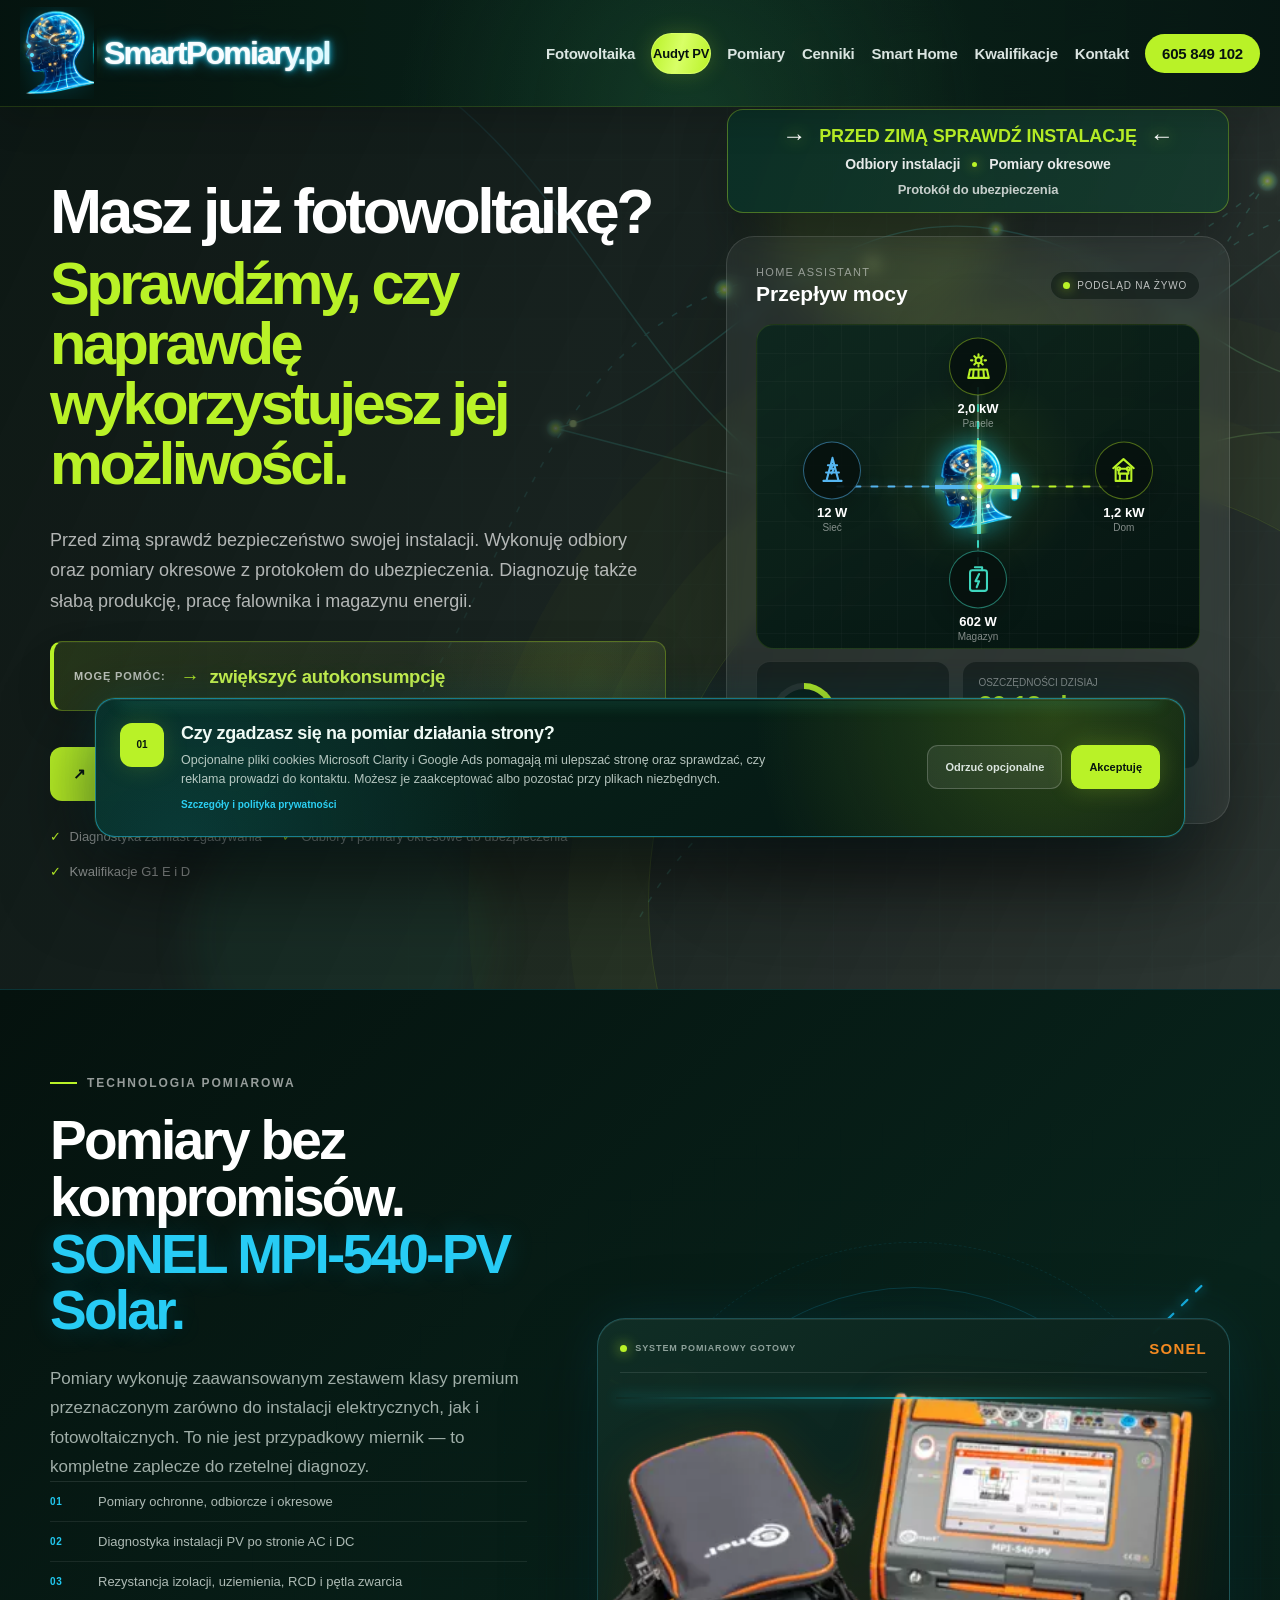
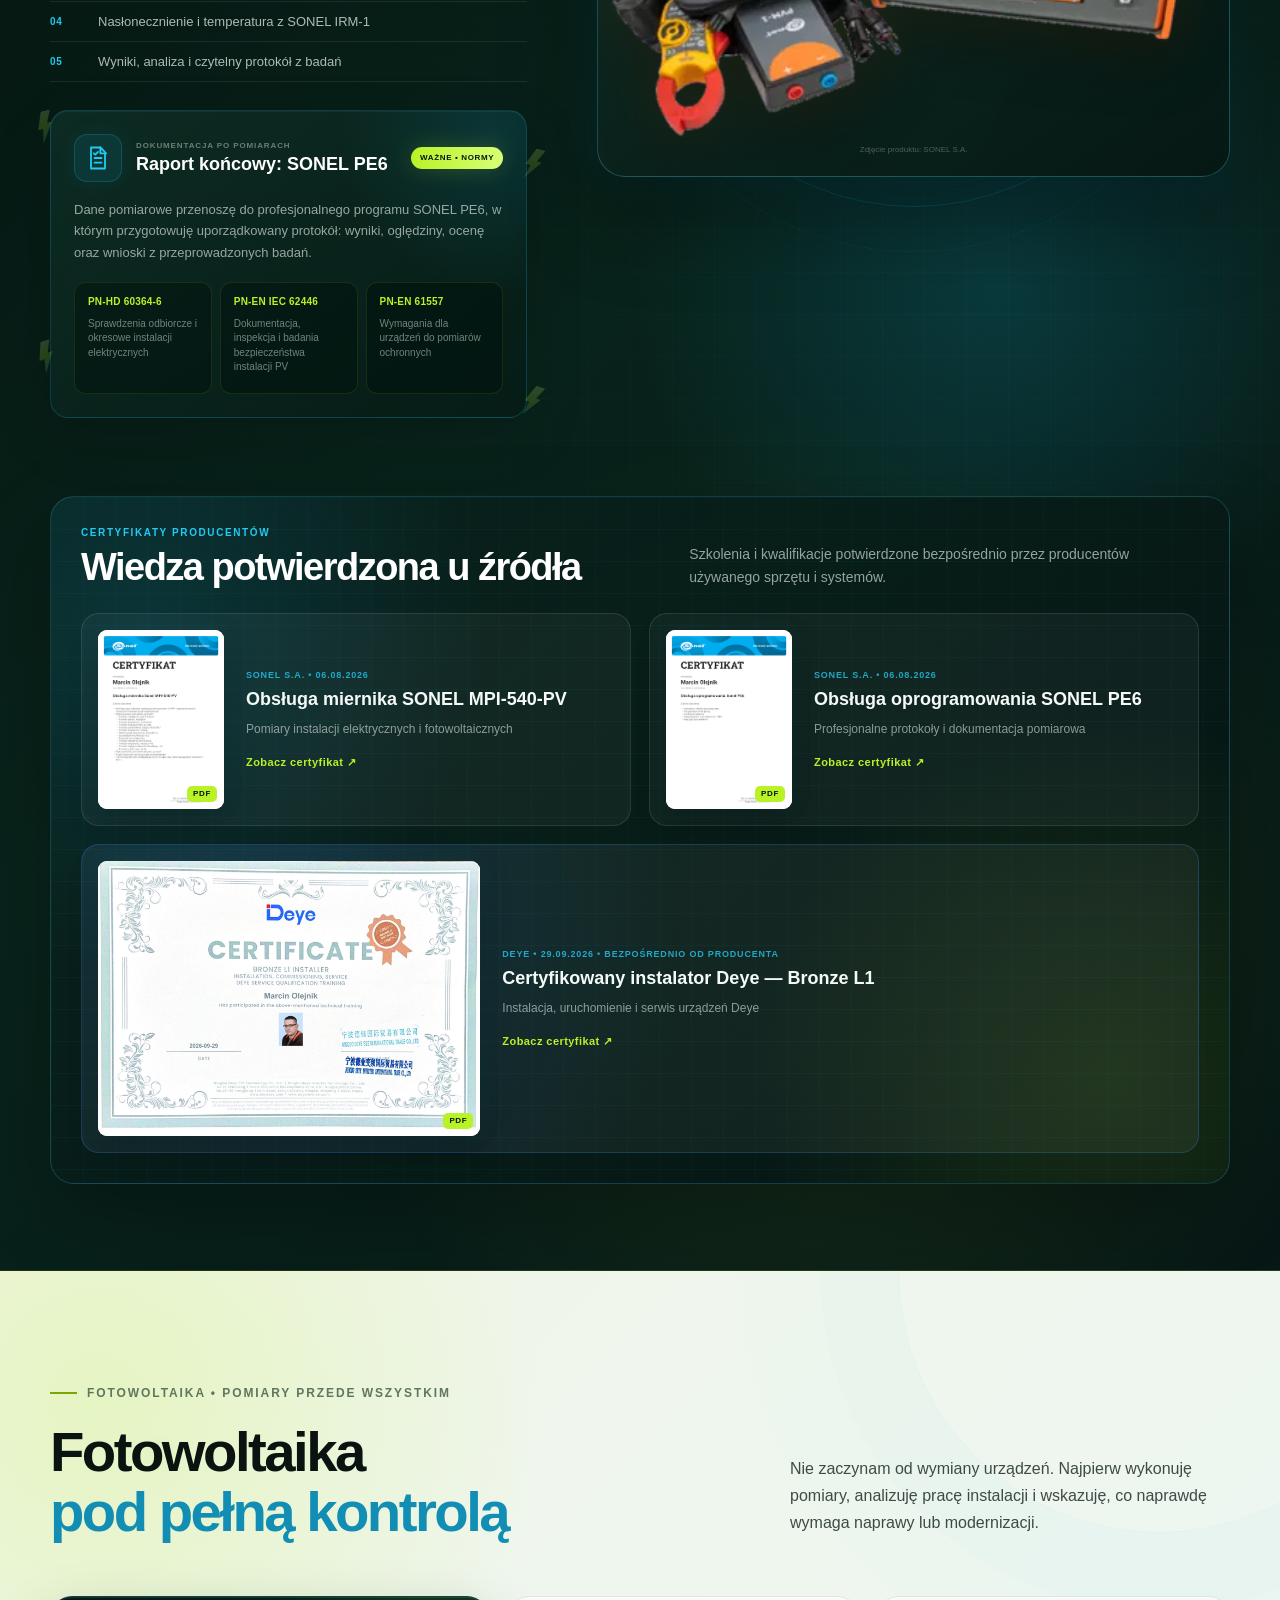
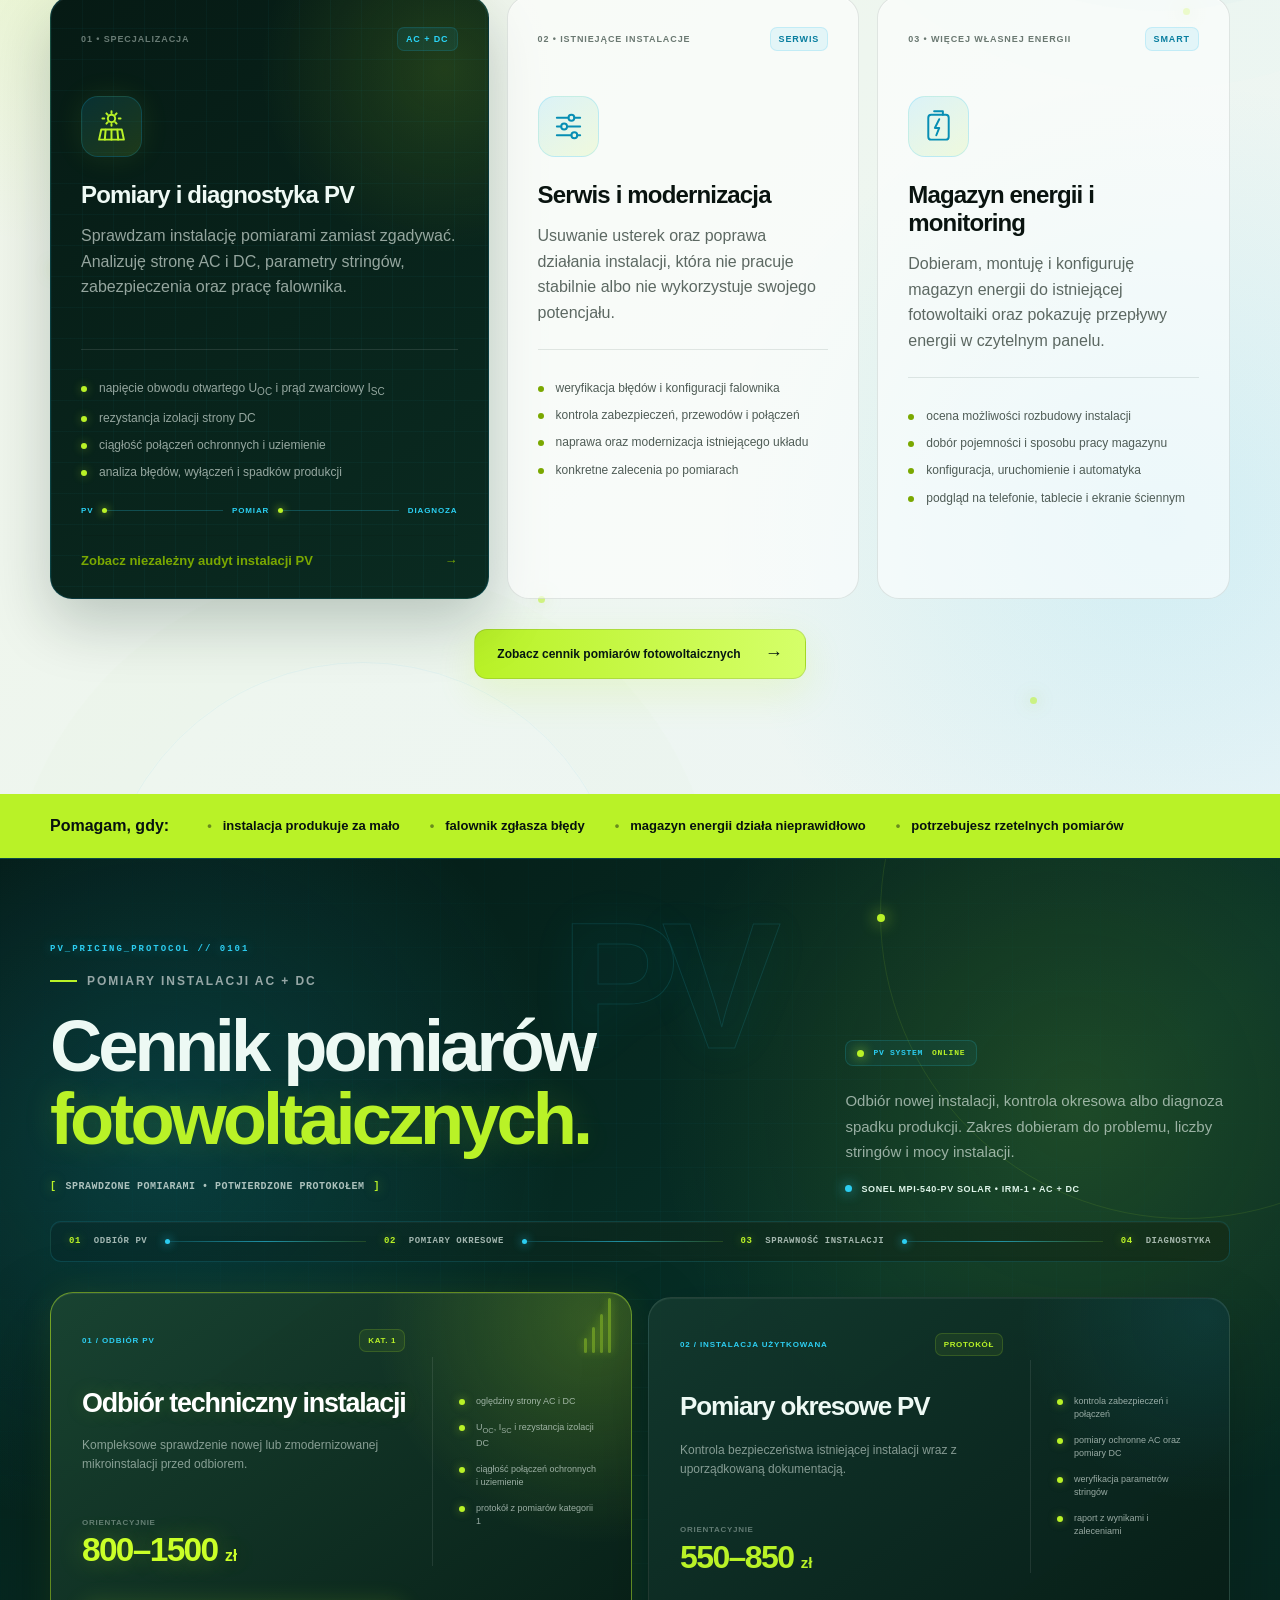
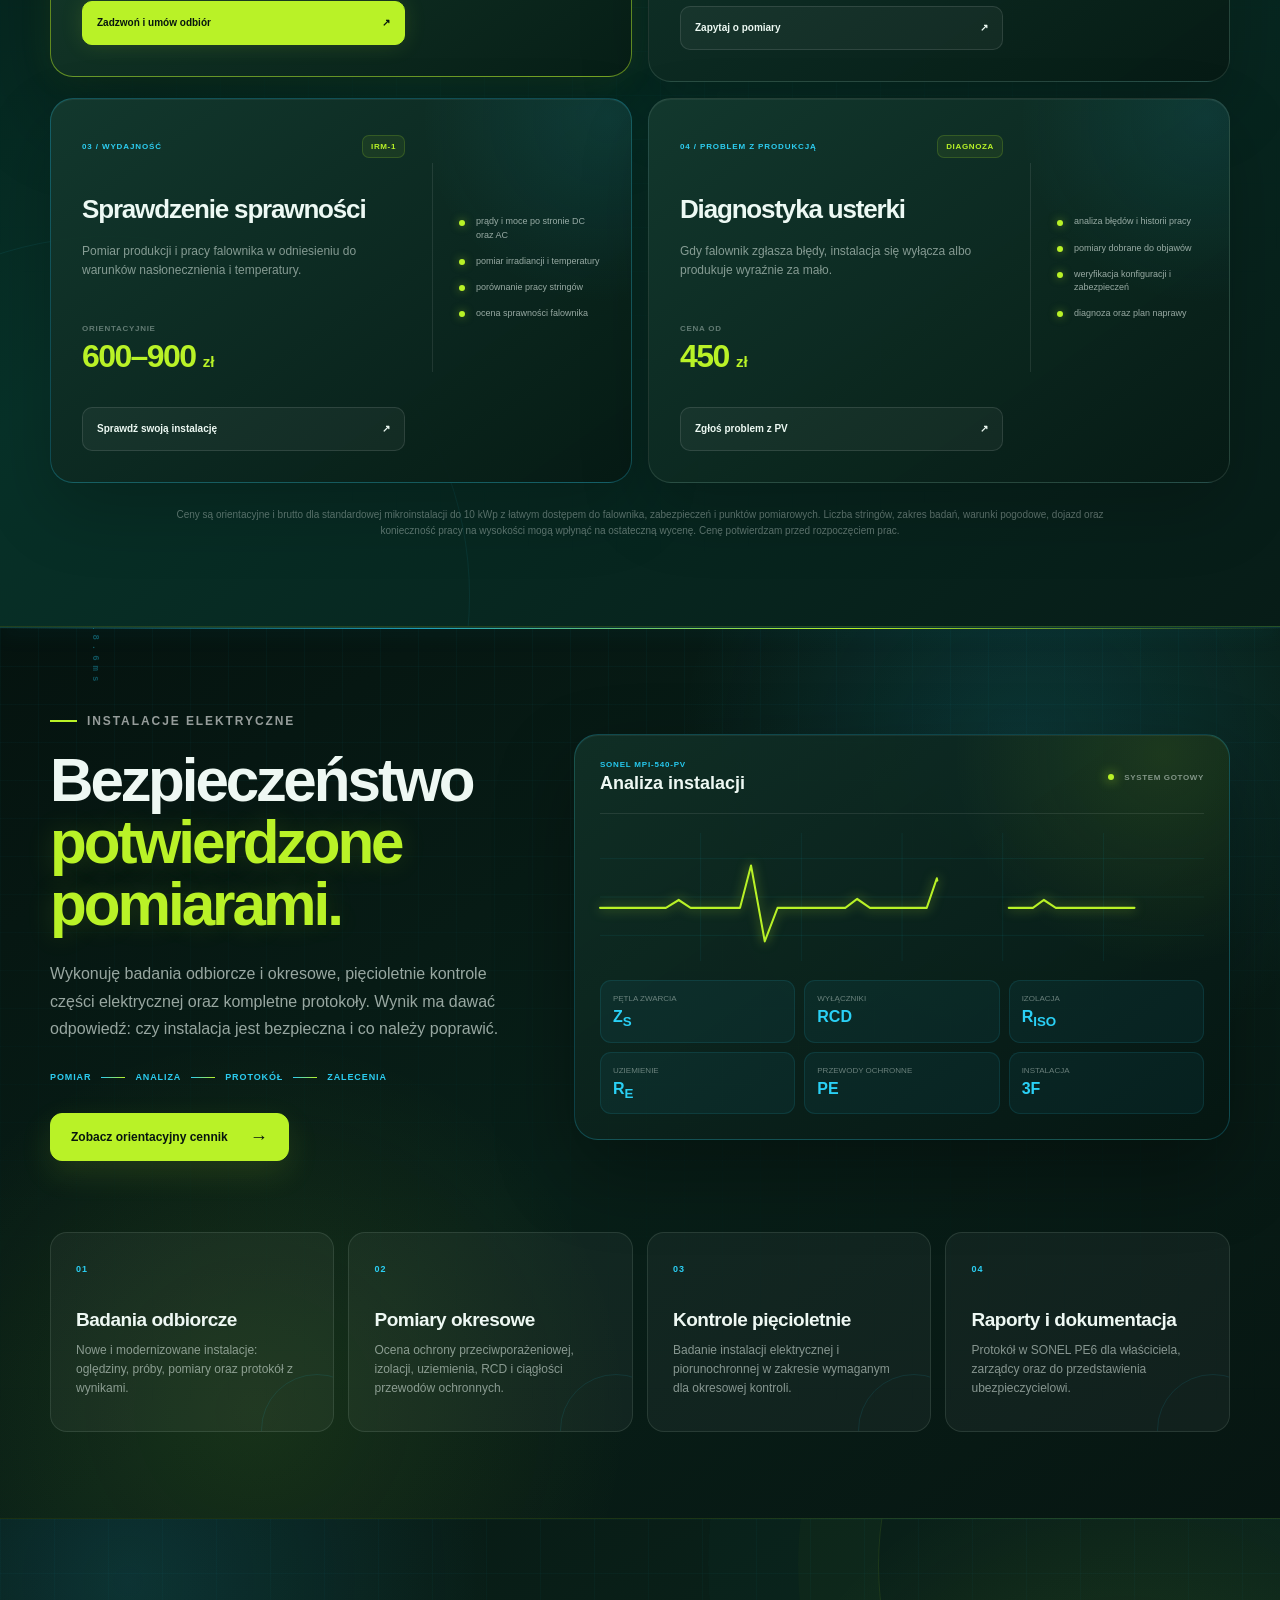
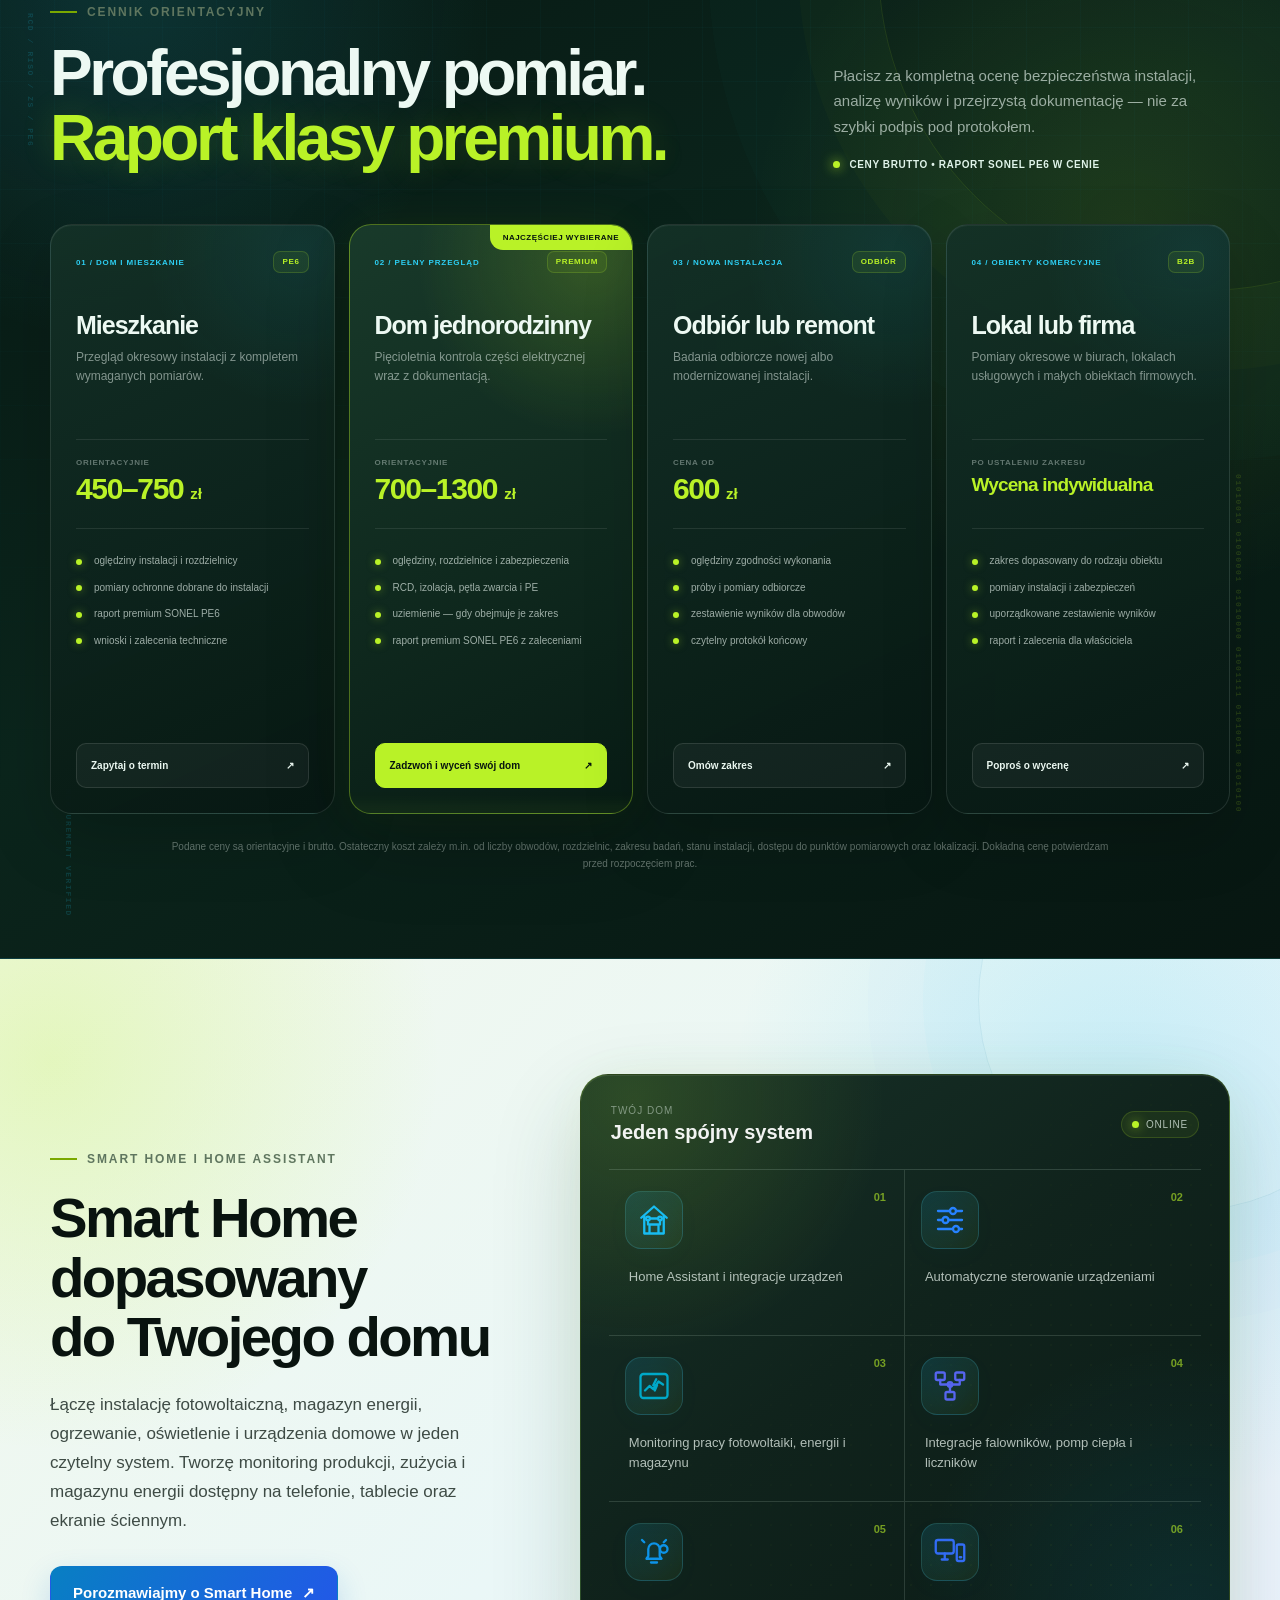
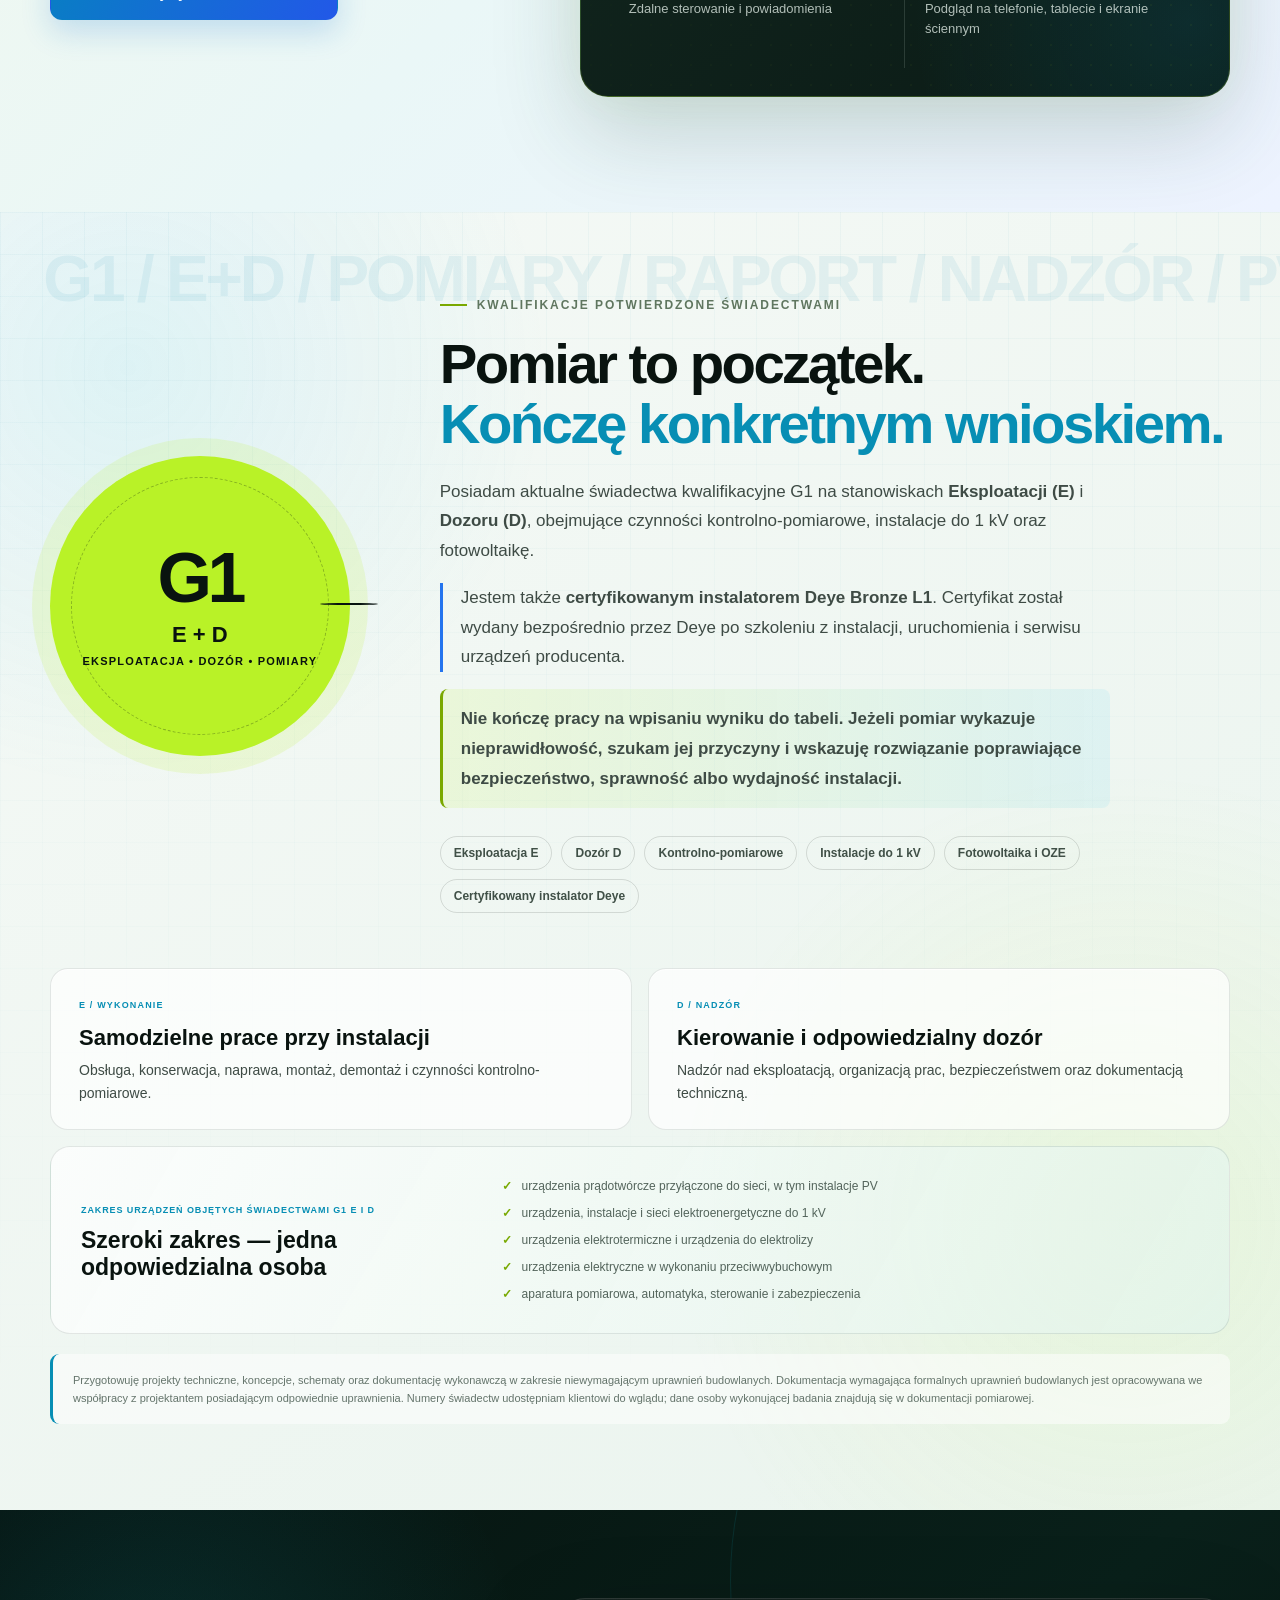
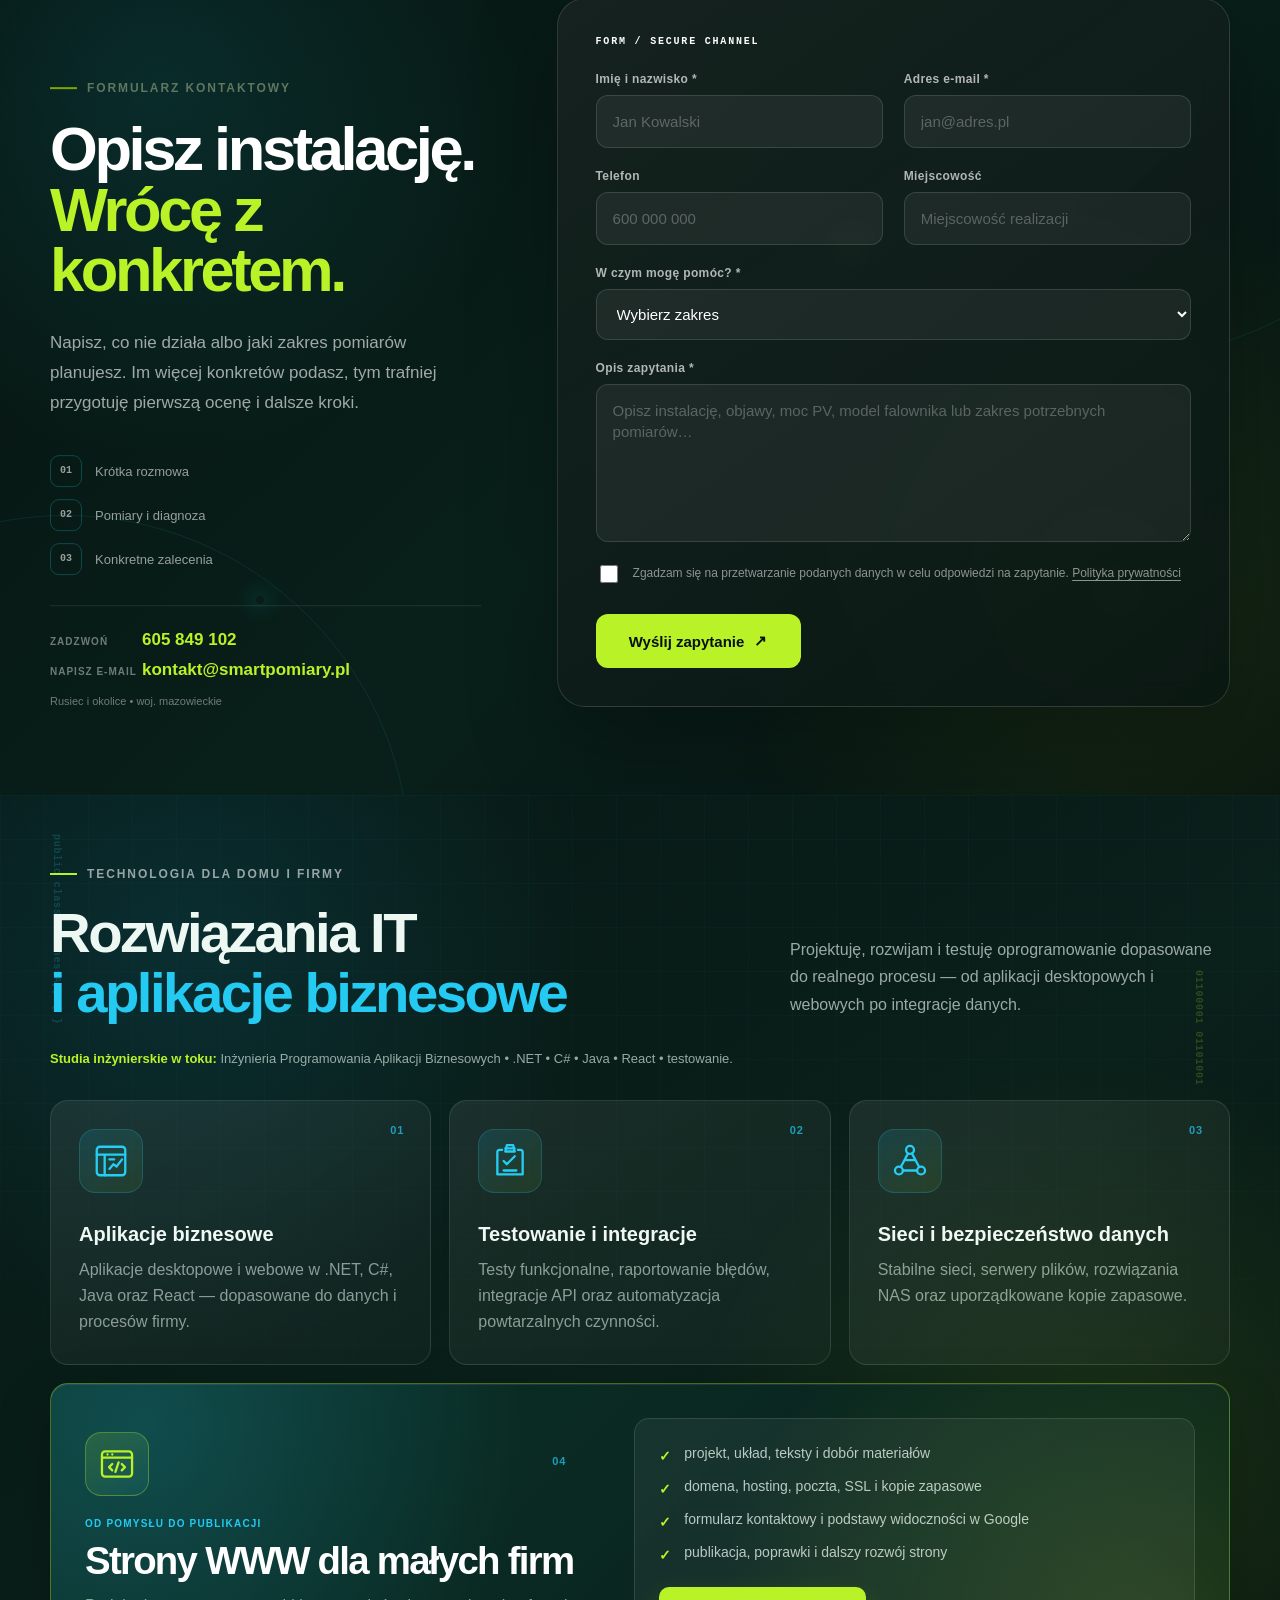
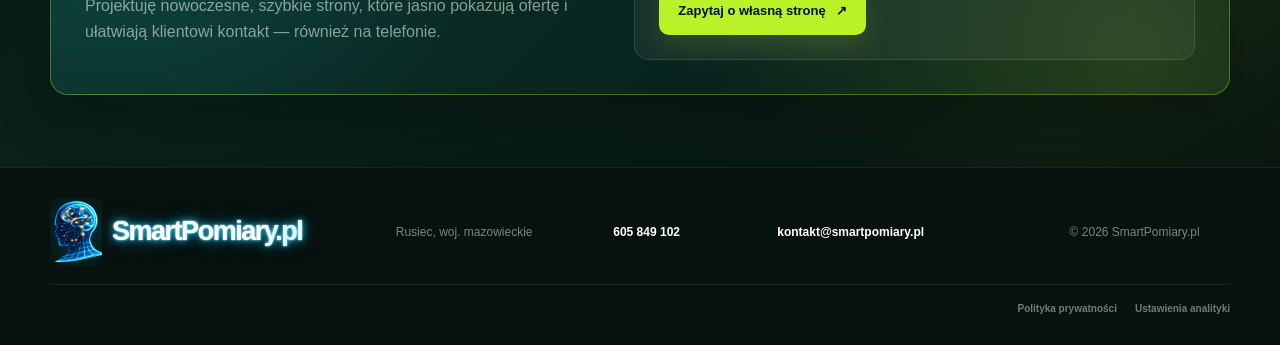
<file: index.html>
<!doctype html>
<html lang="pl">
  <head>
    <meta charset="UTF-8" />
    <meta name="viewport" content="width=device-width, initial-scale=1.0" />
    <meta
      name="description"
      content="SmartPomiary.pl — diagnostyka fotowoltaiki, odbiory instalacji oraz pomiary okresowe z protokołem do ubezpieczenia w Ruścu i na terenie woj. mazowieckiego."
    />
    <meta name="theme-color" content="#07120f" />
    <meta property="og:type" content="website" />
    <meta property="og:locale" content="pl_PL" />
    <meta property="og:site_name" content="SmartPomiary.pl" />
    <meta property="og:title" content="SmartPomiary.pl — Fotowoltaika i pomiary elektryczne" />
    <meta
      property="og:description"
      content="Diagnostyka fotowoltaiki, odbiory instalacji i pomiary okresowe z protokołem do ubezpieczenia."
    />
    <meta property="og:url" content="https://smartpomiary.pl/" />
    <meta property="og:image" content="https://smartpomiary.pl/assets/smartpomiary-social-v1.jpg" />
    <meta property="og:image:secure_url" content="https://smartpomiary.pl/assets/smartpomiary-social-v1.jpg" />
    <meta property="og:image:type" content="image/jpeg" />
    <meta property="og:image:width" content="1200" />
    <meta property="og:image:height" content="630" />
    <meta
      property="og:image:alt"
      content="SmartPomiary.pl — diagnostyka fotowoltaiki, pomiary elektryczne i raporty SONEL PE6"
    />
    <meta name="twitter:card" content="summary_large_image" />
    <meta name="twitter:title" content="SmartPomiary.pl — Fotowoltaika i pomiary elektryczne" />
    <meta
      name="twitter:description"
      content="Diagnostyka fotowoltaiki, odbiory instalacji i pomiary okresowe z protokołem do ubezpieczenia."
    />
    <meta name="twitter:image" content="https://smartpomiary.pl/assets/smartpomiary-social-v1.jpg" />
    <link rel="canonical" href="https://smartpomiary.pl/" />
    <link rel="stylesheet" href="style.css?v=20260929-1" />
    <script>
      window.dataLayer = window.dataLayer || [];
      function gtag() { window.dataLayer.push(arguments); }

      var storedMeasurementConsent = null;
      try {
        storedMeasurementConsent = localStorage.getItem("smartpomiary-analytics-consent");
      } catch (error) {}

      gtag("consent", "default", {
        ad_storage: storedMeasurementConsent === "granted" ? "granted" : "denied",
        analytics_storage: storedMeasurementConsent === "granted" ? "granted" : "denied",
        ad_user_data: "denied",
        ad_personalization: "denied",
        wait_for_update: 500,
      });
      gtag("js", new Date());
      gtag("config", "AW-18390321251");
    </script>
    <script async src="https://www.googletagmanager.com/gtag/js?id=AW-18390321251"></script>
    <script>
      (function (c, l, a, r, i, t, y) {
        c[a] = c[a] || function () { (c[a].q = c[a].q || []).push(arguments); };

        if (l.hostname === "smartpomiary.pl" || l.hostname === "www.smartpomiary.pl") {
          t = document.createElement(r);
          t.async = 1;
          t.src = "https://www.clarity.ms/tag/" + i;
          y = document.getElementsByTagName(r)[0];
          y.parentNode.insertBefore(t, y);
        }

        var storedConsent = null;
        try { storedConsent = localStorage.getItem("smartpomiary-analytics-consent"); } catch (error) {}

        c[a]("consentv2", {
          ad_Storage: "denied",
          analytics_Storage: storedConsent === "granted" ? "granted" : "denied"
        });
      })(window, location, "clarity", "script", "yme9wt5huo");
    </script>
    <script type="application/ld+json">
      {
        "@context": "https://schema.org",
        "@type": "Electrician",
        "name": "SmartPomiary.pl",
        "legalName": "Marcin Olejnik",
        "url": "https://smartpomiary.pl/",
        "telephone": "+48605849102",
        "email": "kontakt@smartpomiary.pl",
        "address": {
          "@type": "PostalAddress",
          "addressLocality": "Rusiec",
          "addressRegion": "mazowieckie",
          "addressCountry": "PL"
        },
        "areaServed": "województwo mazowieckie",
        "description": "Diagnostyka fotowoltaiki, odbiory instalacji oraz pomiary okresowe z protokołem do ubezpieczenia, magazyny energii i automatyka Smart Home."
      }
    </script>
    <title>Diagnostyka fotowoltaiki i pomiary elektryczne — SmartPomiary.pl</title>
  </head>
  <body>
    <svg class="svg-sprite" aria-hidden="true">
      <symbol id="icon-home-system" viewBox="0 0 24 24">
        <path d="M3.5 10.5 12 3l8.5 7.5" />
        <path d="M5.5 9.2V21h13V9.2M9 21v-6h6v6" />
        <circle cx="8" cy="11" r="1.25" />
        <circle cx="16" cy="11" r="1.25" />
        <path d="M9.25 11h5.5M8 12.25V15m8-2.75V15" />
      </symbol>
      <symbol id="icon-controls" viewBox="0 0 24 24">
        <path d="M4 6h8M16 6h4M4 12h3M11 12h9M4 18h10M18 18h2" />
        <circle cx="14" cy="6" r="2" />
        <circle cx="9" cy="12" r="2" />
        <circle cx="16" cy="18" r="2" />
      </symbol>
      <symbol id="icon-energy-monitor" viewBox="0 0 24 24">
        <rect x="3" y="4" width="18" height="16" rx="2" />
        <path d="m6 15 3-3 2.5 2 3.5-5 3 2" />
        <path d="m13.5 7.5-2 4h2.5l-1.5 3.5" />
      </symbol>
      <symbol id="icon-solar-flow" viewBox="0 0 24 24">
        <circle cx="12" cy="6.5" r="2.5" />
        <path d="M12 1.5v1.2M12 10.3v1.2M7 6.5H5.8M18.2 6.5H17M8.5 3l.9.9M14.6 9.1l.9.9M15.5 3l-.9.9M9.4 9.1l-.9.9" />
        <path d="M5 14h14l1.5 7h-17L5 14Z" />
        <path d="M8 14.2 7.4 21M12 14.2V21M16 14.2l.6 6.8" />
      </symbol>
      <symbol id="icon-grid-flow" viewBox="0 0 24 24">
        <path d="M12 2 7 21M12 2l5 19M8.2 8h7.6M6.7 14h10.6M4.5 21h15" />
        <path d="m12.8 7-2.2 4h2.6l-2 4" />
      </symbol>
      <symbol id="icon-battery-flow" viewBox="0 0 24 24">
        <rect x="5" y="4" width="14" height="17" rx="2" />
        <path d="M9 1.5h6V4M12.5 7l-3 6h3l-2 5" />
      </symbol>
      <symbol id="icon-device-links" viewBox="0 0 24 24">
        <rect x="2.5" y="3" width="6" height="5" rx="1" />
        <rect x="15.5" y="3" width="6" height="5" rx="1" />
        <rect x="9" y="16" width="6" height="5" rx="1" />
        <path d="M5.5 8v3h13V8M12 11v5" />
        <circle cx="12" cy="11" r="1.5" />
      </symbol>
      <symbol id="icon-notifications" viewBox="0 0 24 24">
        <path d="M7 16.5h10l-1.2-1.8V10a3.8 3.8 0 0 0-7.6 0v4.7L7 16.5Z" />
        <path d="M10 19h4M18.5 5.5l1.5-1.5M5.5 5.5 4 4" />
        <circle cx="18.5" cy="10" r="2.5" />
      </symbol>
      <symbol id="icon-control-panels" viewBox="0 0 24 24">
        <rect x="2.5" y="4" width="12" height="9" rx="1.5" />
        <path d="M6.5 17h4M8.5 13v4" />
        <rect x="16.5" y="7" width="5" height="11" rx="1.2" />
        <path d="M18.5 15.5h1" />
      </symbol>
      <symbol id="icon-network" viewBox="0 0 24 24">
        <circle cx="12" cy="5" r="2.5" />
        <circle cx="5" cy="18" r="2.5" />
        <circle cx="19" cy="18" r="2.5" />
        <path d="m10.8 7.2-4.6 8.6M13.2 7.2l4.6 8.6M7.5 18h9" />
        <path d="M9 11.5h6" />
      </symbol>
      <symbol id="icon-server-backup" viewBox="0 0 24 24">
        <rect x="3" y="3" width="12" height="6" rx="1.5" />
        <rect x="3" y="11" width="12" height="6" rx="1.5" />
        <path d="M6 6h.01M6 14h.01M9 6h3M9 14h3" />
        <path d="M16 20h3.5a2.5 2.5 0 0 0 .3-5 4 4 0 0 0-7-1.7" />
        <path d="m15.5 17 1.8-1.8L19 17M17.3 15.2V20" />
      </symbol>
      <symbol id="icon-website" viewBox="0 0 24 24">
        <rect x="2.5" y="4" width="19" height="16" rx="2" />
        <path d="M2.5 8h19M6 6h.01M9 6h.01" />
        <path d="m9 12-2 2 2 2M15 12l2 2-2 2M13 11l-2 6" />
      </symbol>
      <symbol id="icon-business-app" viewBox="0 0 24 24">
        <rect x="3" y="3" width="18" height="18" rx="2" />
        <path d="M3 8h18M8 8v13" />
        <path d="m11 17 2.5-3 2 1.5L19 11" />
        <path d="M11 11h3" />
      </symbol>
      <symbol id="icon-integration" viewBox="0 0 24 24">
        <rect x="2.5" y="4" width="6" height="5" rx="1" />
        <rect x="15.5" y="4" width="6" height="5" rx="1" />
        <rect x="9" y="16" width="6" height="5" rx="1" />
        <path d="M8.5 6.5h7M12 6.5V16" />
        <path d="m13.5 13.5-1.5 2-1.5-2M13.5 4.5l2 2-2 2" />
      </symbol>
      <symbol id="icon-desktop-app" viewBox="0 0 24 24">
        <rect x="2.5" y="3.5" width="19" height="13" rx="2" />
        <path d="M8 21h8M10 16.5V21M14 16.5V21M6 7h5M6 10h3" />
        <path d="m14 8 1.8 1.8L19 6.5" />
      </symbol>
      <symbol id="icon-software-test" viewBox="0 0 24 24">
        <path d="M9 4h6M10 2h4l1 4H9l1-4Z" />
        <path d="M7 5H5.5A1.5 1.5 0 0 0 4 6.5v14h16v-14A1.5 1.5 0 0 0 18.5 5H17" />
        <path d="m8 12 2 2 5-5M8 18h8" />
      </symbol>
    </svg>

    <a class="skip-link" href="#main">Przejdź do treści</a>

    <header class="site-header" data-header>
      <div class="header-code-rain" aria-hidden="true">
        <span style="--x: 3%; --delay: -7s; --speed: 10s">0100110101</span>
        <span style="--x: 12%; --delay: -2s; --speed: 8s">1011010010</span>
        <span style="--x: 23%; --delay: -9s; --speed: 12s">0010110101</span>
        <span style="--x: 34%; --delay: -4s; --speed: 9s">1100101100</span>
        <span style="--x: 46%; --delay: -11s; --speed: 13s">0101101011</span>
        <span style="--x: 57%; --delay: -5s; --speed: 11s">1010010110</span>
        <span style="--x: 68%; --delay: -1s; --speed: 8.5s">0011011010</span>
        <span style="--x: 78%; --delay: -8s; --speed: 12.5s">1101001011</span>
        <span style="--x: 88%; --delay: -3s; --speed: 9.5s">0110100101</span>
        <span style="--x: 97%; --delay: -10s; --speed: 11.5s">1001011010</span>
      </div>
      <div class="container nav-wrap">
        <a class="brand" href="#start" aria-label="SmartPomiary.pl — strona główna">
          <span class="brand-mark brand-mark-neural" aria-hidden="true">
            <img src="assets/brand-ai-head.png" alt="" width="1522" height="407" />
            <span class="brand-neural-flow"><i></i><i></i><i></i><i></i><i></i></span>
          </span>
          <span class="brand-wordmark brand-wordmark-electric">SmartPomiary<span>.pl</span><span class="brand-wordmark-electrons" aria-hidden="true"><i></i><i></i><i></i><i></i><i></i><i></i></span></span>
        </a>

        <button class="menu-button" type="button" aria-expanded="false" aria-controls="main-nav">
          <span></span><span></span><span></span>
          <span class="sr-only">Otwórz menu</span>
        </button>

        <nav id="main-nav" class="main-nav" aria-label="Główna nawigacja">
          <a href="#uslugi">Fotowoltaika</a>
          <a class="nav-audit" href="audyt-fotowoltaiki.html">Audyt PV</a>
          <a href="#pomiary-elektryczne">Pomiary</a>
          <a href="#cennik-pv">Cenniki</a>
          <a href="#automatyka">Smart Home</a>
          <a href="#kwalifikacje">Kwalifikacje</a>
          <a href="#formularz">Kontakt</a>
          <a class="nav-email" href="mailto:kontakt@smartpomiary.pl" aria-label="Napisz e-mail na kontakt@smartpomiary.pl">
            <svg viewBox="0 0 24 24" aria-hidden="true">
              <path d="M3.75 5.75h16.5v12.5H3.75zM4.5 6.5l7.5 6 7.5-6" />
            </svg>
            <span>kontakt@smartpomiary.pl</span>
          </a>
          <a class="nav-phone" href="tel:+48605849102">605 849 102</a>
        </nav>
      </div>
    </header>

    <main id="main">
      <section id="start" class="hero">
        <div class="hero-glow hero-glow-one"></div>
        <div class="hero-glow hero-glow-two"></div>
        <svg
          class="hero-ai-network"
          viewBox="0 0 1440 820"
          preserveAspectRatio="xMidYMid slice"
          aria-hidden="true"
        >
          <defs>
            <pattern id="ai-grid" width="44" height="44" patternUnits="userSpaceOnUse">
              <path d="M44 0H0V44" fill="none" stroke="rgba(42, 211, 184, 0.16)" stroke-width="0.7" />
            </pattern>
            <linearGradient id="ai-line" x1="0" y1="0" x2="1" y2="1">
              <stop offset="0" stop-color="#18bcf2" />
              <stop offset="0.54" stop-color="#38d9b4" />
              <stop offset="1" stop-color="#b9f227" />
            </linearGradient>
            <radialGradient id="ai-node">
              <stop offset="0" stop-color="#ffffff" />
              <stop offset="0.28" stop-color="#b9f227" />
              <stop offset="1" stop-color="#18bcf2" stop-opacity="0" />
            </radialGradient>
            <filter id="ai-glow" x="-80%" y="-80%" width="260%" height="260%">
              <feGaussianBlur stdDeviation="4" result="blur" />
              <feMerge><feMergeNode in="blur" /><feMergeNode in="SourceGraphic" /></feMerge>
            </filter>
          </defs>

          <rect class="hero-ai-grid" x="525" y="0" width="915" height="820" fill="url(#ai-grid)" />
          <g class="hero-ai-lines" fill="none" stroke="url(#ai-line)" stroke-width="1.2">
            <path id="ai-route-a" d="M460 670C610 540 610 310 790 240S1060 310 1240 150" />
            <path id="ai-route-b" d="M560 80C700 190 760 415 940 430s245-135 430-40" />
            <path id="ai-route-c" d="M720 760C790 630 920 610 1010 500s105-300 300-335" />
            <path id="ai-route-d" d="M650 355C780 325 855 165 1015 190s200 180 390 115" />
            <path d="M790 240 940 430 1010 500 1240 150" />
            <path d="M650 355 940 430 1310 165" />
          </g>

          <g class="hero-ai-nodes" fill="url(#ai-node)" filter="url(#ai-glow)">
            <circle cx="650" cy="355" r="8" /><circle cx="790" cy="240" r="9" />
            <circle cx="940" cy="430" r="11" /><circle cx="1010" cy="500" r="7" />
            <circle cx="1015" cy="190" r="7" /><circle cx="1240" cy="150" r="9" />
            <circle cx="1310" cy="165" r="6" /><circle cx="1370" cy="390" r="8" />
          </g>

          <g class="hero-ai-pulses" fill="#dfff8e" filter="url(#ai-glow)">
            <circle r="3.5"><animateMotion dur="7s" repeatCount="indefinite"><mpath href="#ai-route-a" /></animateMotion></circle>
            <circle r="3"><animateMotion dur="8.5s" begin="-3s" repeatCount="indefinite"><mpath href="#ai-route-b" /></animateMotion></circle>
            <circle r="3.5"><animateMotion dur="9.5s" begin="-6s" repeatCount="indefinite"><mpath href="#ai-route-c" /></animateMotion></circle>
            <circle r="3"><animateMotion dur="6.5s" begin="-2s" repeatCount="indefinite"><mpath href="#ai-route-d" /></animateMotion></circle>
          </g>
        </svg>
        <div class="container hero-grid">
          <div class="hero-copy">
            <h1 class="hero-title">
              <span class="hero-question">Masz już fotowoltaikę?</span>
              <em>Sprawdźmy, czy naprawdę wykorzystujesz jej możliwości.</em>
            </h1>
            <p class="hero-lead">
              Przed zimą sprawdź bezpieczeństwo swojej instalacji. Wykonuję odbiory
              oraz pomiary okresowe z protokołem do ubezpieczenia. Diagnozuję także
              słabą produkcję, pracę falownika i magazynu energii.
            </p>
            <div class="hero-rotator" aria-label="Zakres pomocy">
              <span class="rotator-label">Mogę pomóc:</span>
              <span class="rotator-window" aria-hidden="true">
                <span data-rotating-text>znaleźć przyczynę niskiej produkcji</span>
              </span>
              <span class="sr-only">
                Mogę pomóc znaleźć przyczynę niskiej produkcji, zwiększyć
                autokonsumpcję, dobrać magazyn energii, połączyć fotowoltaikę
                ze Smart Home albo sprawdzić instalację pomiarami.
              </span>
            </div>
            <div class="hero-actions">
              <a class="button button-primary" href="tel:+48605849102">
                <span aria-hidden="true">↗</span> Zadzwoń: 605 849 102
              </a>
              <a class="button button-secondary" href="sms:+48605849102">Wyślij SMS</a>
            </div>
            <ul class="trust-list" aria-label="Najważniejsze informacje">
              <li><span>✓</span> Diagnostyka zamiast zgadywania</li>
              <li><span>✓</span> Odbiory i pomiary okresowe do ubezpieczenia</li>
              <li><span>✓</span> Kwalifikacje G1 E i D</li>
            </ul>
          </div>

          <div class="hero-panel energy-dashboard" aria-label="Przykładowy dashboard monitoringu energii">
            <div class="hero-offer-banner" aria-label="Odbiory i pomiary okresowe">
              <strong class="hero-offer-kicker">
                <b aria-hidden="true">→</b>
                Przed zimą sprawdź instalację
                <b aria-hidden="true">←</b>
              </strong>
              <span class="hero-offer-services">
                Odbiory instalacji <i aria-hidden="true"></i> Pomiary okresowe
              </span>
              <span class="hero-offer-insurance">Protokół do ubezpieczenia</span>
            </div>
            <div class="dashboard-head">
              <div>
                <small>Home Assistant</small>
                <strong>Przepływ mocy</strong>
              </div>
              <span class="dashboard-live"><i></i> podgląd na żywo</span>
            </div>

            <div
              class="power-flow"
              role="img"
              aria-label="Przykładowy przepływ energii: panele produkują 2 kilowaty, dom zużywa 1,2 kilowata, magazyn ma 21 procent naładowania, a przepływ do sieci wynosi 12 watów."
            >
              <svg class="power-flow-lines" viewBox="0 0 400 240" preserveAspectRatio="none" aria-hidden="true">
                <path class="flow-base" d="M200 43V120H68" />
                <path class="flow-base" d="M200 43V120H332" />
                <path class="flow-base" d="M200 43V202" />
                <path class="flow-active flow-solar" d="M200 43V120H332" />
                <path class="flow-active flow-grid" d="M68 120H200" />
                <path class="flow-active flow-battery" d="M200 43V202" />
              </svg>

              <div class="flow-ai-hub" aria-hidden="true">
                <img src="assets/brand-ai-head.png" alt="" width="1522" height="407" />
                <span class="flow-brain-core"></span>
                <span class="flow-neuron flow-neuron-one"></span>
                <span class="flow-neuron flow-neuron-two"></span>
                <span class="flow-neuron flow-neuron-three"></span>
                <span class="flow-neuron flow-neuron-four"></span>
              </div>

              <div class="power-node power-node-solar" aria-hidden="true">
                <span class="power-node-icon">
                  <svg><use href="#icon-solar-flow"></use></svg>
                </span>
                <strong>2,0 kW</strong>
                <small>Panele</small>
              </div>
              <div class="power-node power-node-grid" aria-hidden="true">
                <span class="power-node-icon">
                  <svg><use href="#icon-grid-flow"></use></svg>
                </span>
                <strong>12 W</strong>
                <small>Sieć</small>
              </div>
              <div class="power-node power-node-home" aria-hidden="true">
                <span class="power-node-icon">
                  <svg><use href="#icon-home-system"></use></svg>
                </span>
                <strong>1,2 kW</strong>
                <small>Dom</small>
              </div>
              <div class="power-node power-node-battery" aria-hidden="true">
                <span class="power-node-icon">
                  <svg><use href="#icon-battery-flow"></use></svg>
                </span>
                <strong>602 W</strong>
                <small>Magazyn</small>
              </div>
            </div>

            <div class="dashboard-insights">
              <div class="soc-card">
                <div class="soc-ring"><span>21%</span></div>
                <div>
                  <small>Poziom baterii</small>
                  <strong>Ładowanie</strong>
                </div>
              </div>
              <div class="savings-card">
                <small>Oszczędności dzisiaj</small>
                <strong>29,18 zł</strong>
                <span>Produkcja, zużycie i magazyn w jednym widoku</span>
              </div>
            </div>
            <p class="dashboard-note">Dane demonstracyjne • telefon • tablet • ekran ścienny</p>
          </div>
        </div>
      </section>

      <section id="sprzet-pomiarowy" class="section measurement-tech-section">
        <div class="measurement-matrix" aria-hidden="true">
          <span style="--mx: 5%; --md: -3s; --ms: 12s">010011010110</span>
          <span style="--mx: 18%; --md: -8s; --ms: 15s">101101001011</span>
          <span style="--mx: 34%; --md: -1s; --ms: 11s">001011101001</span>
          <span style="--mx: 52%; --md: -10s; --ms: 16s">110100101101</span>
          <span style="--mx: 70%; --md: -5s; --ms: 13s">011010010110</span>
          <span style="--mx: 89%; --md: -12s; --ms: 17s">100101101001</span>
        </div>

        <div class="container measurement-tech-grid">
          <div class="measurement-tech-copy">
            <p class="eyebrow eyebrow-light"><span></span> Technologia pomiarowa</p>
            <h2>Pomiary bez kompromisów.<br /><em>SONEL MPI-540-PV Solar.</em></h2>
            <p class="measurement-tech-lead">
              Pomiary wykonuję zaawansowanym zestawem klasy premium przeznaczonym
              zarówno do instalacji elektrycznych, jak i fotowoltaicznych. To nie
              jest przypadkowy miernik — to kompletne zaplecze do rzetelnej diagnozy.
            </p>

            <ul class="measurement-capabilities">
              <li><span>01</span> Pomiary ochronne, odbiorcze i okresowe</li>
              <li><span>02</span> Diagnostyka instalacji PV po stronie AC i DC</li>
              <li><span>03</span> Rezystancja izolacji, uziemienia, RCD i pętla zwarcia</li>
              <li><span>04</span> Nasłonecznienie i temperatura z SONEL IRM-1</li>
              <li><span>05</span> Wyniki, analiza i czytelny protokół z badań</li>
            </ul>

            <div class="measurement-report-panel">
              <div class="report-voltage" aria-hidden="true"><i></i><i></i><i></i><i></i></div>
              <div class="report-panel-heading">
                <span class="report-icon" aria-hidden="true">
                  <svg viewBox="0 0 24 24">
                    <path d="M6 3h8l4 4v14H6V3Z" />
                    <path d="M14 3v5h5M9 12h6M9 16h6" />
                    <path d="m8.5 8 1.2 1.2L12 6.8" />
                  </svg>
                </span>
                <div>
                  <small>Dokumentacja po pomiarach</small>
                  <strong>Raport końcowy: SONEL PE6</strong>
                </div>
                <span class="report-priority">WAŻNE • NORMY</span>
              </div>
              <p>
                Dane pomiarowe przenoszę do profesjonalnego programu SONEL PE6,
                w którym przygotowuję uporządkowany protokół: wyniki, oględziny,
                ocenę oraz wnioski z przeprowadzonych badań.
              </p>
              <div class="measurement-standards">
                <article tabindex="0">
                  <span>PN-HD 60364-6</span>
                  <p>Sprawdzenia odbiorcze i okresowe instalacji elektrycznych</p>
                </article>
                <article tabindex="0">
                  <span>PN-EN IEC 62446</span>
                  <p>Dokumentacja, inspekcja i badania bezpieczeństwa instalacji PV</p>
                </article>
                <article tabindex="0">
                  <span>PN-EN 61557</span>
                  <p>Wymagania dla urządzeń do pomiarów ochronnych</p>
                </article>
              </div>
            </div>
          </div>

          <div class="measurement-device-stage">
            <div class="device-orbit device-orbit-one" aria-hidden="true"></div>
            <div class="device-orbit device-orbit-two" aria-hidden="true"></div>

            <svg class="device-lightning" viewBox="0 0 620 620" aria-hidden="true">
              <defs>
                <filter id="bolt-glow" x="-100%" y="-100%" width="300%" height="300%">
                  <feGaussianBlur stdDeviation="5" result="blur" />
                  <feMerge><feMergeNode in="blur" /><feMergeNode in="SourceGraphic" /></feMerge>
                </filter>
              </defs>
              <path class="bolt bolt-green" d="M34 158 145 214 110 276 244 330 198 424 318 486" />
              <path class="bolt bolt-blue" d="M572 72 477 166 510 232 396 294 428 373 322 486" />
              <path class="bolt bolt-core" d="M93 512 186 451 173 395 270 345" />
            </svg>

            <div class="measurement-device-card">
              <div class="device-card-topline">
                <span><i></i> System pomiarowy gotowy</span>
                <strong>SONEL</strong>
              </div>
              <div class="device-scan" aria-hidden="true"></div>
              <img
                class="device-main-photo"
                src="assets/sonel-mpi-540-pv-solar.webp"
                alt="Zestaw pomiarowy SONEL MPI-540-PV Solar z miernikiem IRM-1 i akcesoriami"
                width="450"
                height="253"
                loading="lazy"
              />
              <a
                class="device-photo-credit"
                href="https://sonel.pl/pl/produkt/wielofunkcyjny-miernik-parametrow-instalacji-elektrycznej-i-fotowoltaicznej-z-cegami-elastycznymi-i-zestawem-do-pomiaru-naslonecznienia-sonel-mpi-540-pv-solar"
                target="_blank"
                rel="noreferrer"
              >Zdjęcie produktu: SONEL S.A.</a>
            </div>
          </div>

          <div class="training-certificates">
            <div class="training-certificates-heading">
              <div>
                <p class="certificate-kicker">Certyfikaty producentów</p>
                <h3>Wiedza potwierdzona u źródła</h3>
              </div>
              <p>Szkolenia i kwalifikacje potwierdzone bezpośrednio przez producentów używanego sprzętu i systemów.</p>
            </div>

            <div class="certificate-grid">
              <a
                class="certificate-card"
                href="assets/certificates/sonel-mpi-540-pv-certyfikat.pdf"
                target="_blank"
                rel="noreferrer"
              >
                <span class="certificate-preview">
                  <img
                    src="assets/certificates/sonel-mpi-540-pv-certyfikat.png"
                    alt="Certyfikat szkolenia z obsługi miernika SONEL MPI-540-PV dla Marcina Olejnika"
                    width="1240"
                    height="1754"
                    loading="lazy"
                  />
                  <i aria-hidden="true">PDF</i>
                </span>
                <span class="certificate-copy">
                  <small>SONEL S.A. • 06.08.2026</small>
                  <strong>Obsługa miernika SONEL MPI-540-PV</strong>
                  <span>Pomiary instalacji elektrycznych i fotowoltaicznych</span>
                  <b>Zobacz certyfikat ↗</b>
                </span>
              </a>

              <a
                class="certificate-card"
                href="assets/certificates/sonel-pe6-certyfikat.pdf"
                target="_blank"
                rel="noreferrer"
              >
                <span class="certificate-preview">
                  <img
                    src="assets/certificates/sonel-pe6-certyfikat.png"
                    alt="Certyfikat szkolenia z obsługi oprogramowania SONEL PE6 dla Marcina Olejnika"
                    width="1240"
                    height="1754"
                    loading="lazy"
                  />
                  <i aria-hidden="true">PDF</i>
                </span>
                <span class="certificate-copy">
                  <small>SONEL S.A. • 06.08.2026</small>
                  <strong>Obsługa oprogramowania SONEL PE6</strong>
                  <span>Profesjonalne protokoły i dokumentacja pomiarowa</span>
                  <b>Zobacz certyfikat ↗</b>
                </span>
              </a>

              <a
                class="certificate-card certificate-card--deye"
                href="assets/certificates/deye-bronze-l1-installer-certyfikat.pdf"
                target="_blank"
                rel="noreferrer"
              >
                <span class="certificate-preview certificate-preview--landscape">
                  <img
                    src="assets/certificates/deye-bronze-l1-installer-certyfikat.png"
                    alt="Certyfikat Deye Bronze L1 Installer dla Marcina Olejnika"
                    width="1400"
                    height="1010"
                    loading="lazy"
                  />
                  <i aria-hidden="true">PDF</i>
                </span>
                <span class="certificate-copy">
                  <small>Deye • 29.09.2026 • bezpośrednio od producenta</small>
                  <strong>Certyfikowany instalator Deye — Bronze L1</strong>
                  <span>Instalacja, uruchomienie i serwis urządzeń Deye</span>
                  <b>Zobacz certyfikat ↗</b>
                </span>
              </a>
            </div>
          </div>
        </div>
      </section>

      <section class="problem-strip" aria-label="Typowe problemy">
        <div class="container strip-inner">
          <p>Pomagam, gdy:</p>
          <ul>
            <li>instalacja produkuje za mało</li>
            <li>falownik zgłasza błędy</li>
            <li>magazyn energii działa nieprawidłowo</li>
            <li>potrzebujesz rzetelnych pomiarów</li>
          </ul>
        </div>
      </section>

      <section id="uslugi" class="section pv-services-section">
        <div class="pv-ai-network" aria-hidden="true">
          <span></span><span></span><span></span><span></span><span></span>
        </div>
        <div class="container">
          <div class="section-heading pv-heading">
            <div>
              <p class="eyebrow"><span></span> Fotowoltaika • pomiary przede wszystkim</p>
              <h2>Fotowoltaika<br /><em>pod pełną kontrolą</em></h2>
            </div>
            <p>
              Nie zaczynam od wymiany urządzeń. Najpierw wykonuję pomiary, analizuję
              pracę instalacji i wskazuję, co naprawdę wymaga naprawy lub modernizacji.
            </p>
          </div>

          <div class="pv-service-grid">
            <article class="pv-service-card pv-service-primary is-active" tabindex="0">
              <div class="pv-card-topline">
                <span>01 • specjalizacja</span>
                <i>AC + DC</i>
              </div>
              <svg class="pv-service-icon" aria-hidden="true"><use href="#icon-solar-flow"></use></svg>
              <h3>Pomiary i diagnostyka PV</h3>
              <p>
                Sprawdzam instalację pomiarami zamiast zgadywać. Analizuję stronę
                AC i DC, parametry stringów, zabezpieczenia oraz pracę falownika.
              </p>
              <ul>
                <li>napięcie obwodu otwartego U<sub>OC</sub> i prąd zwarciowy I<sub>SC</sub></li>
                <li>rezystancja izolacji strony DC</li>
                <li>ciągłość połączeń ochronnych i uziemienie</li>
                <li>analiza błędów, wyłączeń i spadków produkcji</li>
              </ul>
              <div class="pv-data-flow" aria-hidden="true">
                <span>PV</span><i></i><span>POMIAR</span><i></i><span>DIAGNOZA</span>
              </div>
              <a class="pv-audit-link" href="audyt-fotowoltaiki.html">
                Zobacz niezależny audyt instalacji PV <span aria-hidden="true">→</span>
              </a>
            </article>

            <article class="pv-service-card" tabindex="0">
              <div class="pv-card-topline">
                <span>02 • istniejące instalacje</span>
                <i>SERWIS</i>
              </div>
              <svg class="pv-service-icon" aria-hidden="true"><use href="#icon-controls"></use></svg>
              <h3>Serwis i modernizacja</h3>
              <p>
                Usuwanie usterek oraz poprawa działania instalacji, która nie pracuje
                stabilnie albo nie wykorzystuje swojego potencjału.
              </p>
              <ul>
                <li>weryfikacja błędów i konfiguracji falownika</li>
                <li>kontrola zabezpieczeń, przewodów i połączeń</li>
                <li>naprawa oraz modernizacja istniejącego układu</li>
                <li>konkretne zalecenia po pomiarach</li>
              </ul>
            </article>

            <article class="pv-service-card" tabindex="0">
              <div class="pv-card-topline">
                <span>03 • więcej własnej energii</span>
                <i>SMART</i>
              </div>
              <svg class="pv-service-icon" aria-hidden="true"><use href="#icon-battery-flow"></use></svg>
              <h3>Magazyn energii i monitoring</h3>
              <p>
                Dobieram, montuję i konfiguruję magazyn energii do istniejącej
                fotowoltaiki oraz pokazuję przepływy energii w czytelnym panelu.
              </p>
              <ul>
                <li>ocena możliwości rozbudowy instalacji</li>
                <li>dobór pojemności i sposobu pracy magazynu</li>
                <li>konfiguracja, uruchomienie i automatyka</li>
                <li>podgląd na telefonie, tablecie i ekranie ściennym</li>
              </ul>
            </article>
          </div>

          <a class="pv-pricing-link" href="#cennik-pv">
            Zobacz cennik pomiarów fotowoltaicznych <span aria-hidden="true">→</span>
          </a>
        </div>
      </section>

      <section id="cennik-pv" class="section pv-pricing-section">
        <div class="pv-price-orbit pv-price-orbit-one" aria-hidden="true"></div>
        <div class="pv-price-orbit pv-price-orbit-two" aria-hidden="true"></div>
        <div class="container pv-pricing-container">
          <div class="pv-pricing-heading">
            <div class="pv-pricing-identity">
              <span class="pv-pricing-matrix-label">PV_PRICING_PROTOCOL // 0101</span>
              <span class="pv-pricing-watermark" aria-hidden="true">PV</span>
              <p class="eyebrow eyebrow-light"><span></span> Pomiary instalacji AC + DC</p>
              <h2>Cennik pomiarów<br /><em>fotowoltaicznych.</em></h2>
              <p class="pv-pricing-tagline">
                <span aria-hidden="true">[</span> Sprawdzone pomiarami • potwierdzone protokołem <span aria-hidden="true">]</span>
              </p>
            </div>
            <div class="pv-pricing-heading-copy">
              <div class="pv-pricing-system"><i></i><span>PV SYSTEM</span><b>ONLINE</b></div>
              <p>
                Odbiór nowej instalacji, kontrola okresowa albo diagnoza spadku produkcji.
                Zakres dobieram do problemu, liczby stringów i mocy instalacji.
              </p>
              <span><i></i> SONEL MPI-540-PV Solar • IRM-1 • AC + DC</span>
            </div>
          </div>

          <div class="pv-pricing-data-rail" aria-label="Zakres cennika pomiarów fotowoltaicznych">
            <span><b>01</b> Odbiór PV</span>
            <i aria-hidden="true"></i>
            <span><b>02</b> Pomiary okresowe</span>
            <i aria-hidden="true"></i>
            <span><b>03</b> Sprawność instalacji</span>
            <i aria-hidden="true"></i>
            <span><b>04</b> Diagnostyka</span>
          </div>

          <div class="pv-pricing-grid">
            <article class="pv-price-card pv-price-card-primary is-active" tabindex="0">
              <div class="pv-price-signal" aria-hidden="true"><i></i><i></i><i></i><i></i></div>
              <div class="pv-price-card-head">
                <span>01 / ODBIÓR PV</span>
                <b>KAT. 1</b>
              </div>
              <h3>Odbiór techniczny instalacji</h3>
              <p>Kompleksowe sprawdzenie nowej lub zmodernizowanej mikroinstalacji przed odbiorem.</p>
              <div class="pv-price-amount"><small>orientacyjnie</small><strong>800–1500 <span>zł</span></strong></div>
              <ul>
                <li>oględziny strony AC i DC</li>
                <li>U<sub>OC</sub>, I<sub>SC</sub> i rezystancja izolacji DC</li>
                <li>ciągłość połączeń ochronnych i uziemienie</li>
                <li>protokół z pomiarów kategorii 1</li>
              </ul>
              <a href="tel:+48605849102">Zadzwoń i umów odbiór <span aria-hidden="true">↗</span></a>
            </article>

            <article class="pv-price-card" tabindex="0">
              <div class="pv-price-card-head">
                <span>02 / INSTALACJA UŻYTKOWANA</span>
                <b>PROTOKÓŁ</b>
              </div>
              <h3>Pomiary okresowe PV</h3>
              <p>Kontrola bezpieczeństwa istniejącej instalacji wraz z uporządkowaną dokumentacją.</p>
              <div class="pv-price-amount"><small>orientacyjnie</small><strong>550–850 <span>zł</span></strong></div>
              <ul>
                <li>kontrola zabezpieczeń i połączeń</li>
                <li>pomiary ochronne AC oraz pomiary DC</li>
                <li>weryfikacja parametrów stringów</li>
                <li>raport z wynikami i zaleceniami</li>
              </ul>
              <a href="tel:+48605849102">Zapytaj o pomiary <span aria-hidden="true">↗</span></a>
            </article>

            <article class="pv-price-card pv-price-card-efficiency" tabindex="0">
              <div class="pv-price-card-head">
                <span>03 / WYDAJNOŚĆ</span>
                <b>IRM-1</b>
              </div>
              <h3>Sprawdzenie sprawności</h3>
              <p>Pomiar produkcji i pracy falownika w odniesieniu do warunków nasłonecznienia i temperatury.</p>
              <div class="pv-price-amount"><small>orientacyjnie</small><strong>600–900 <span>zł</span></strong></div>
              <ul>
                <li>prądy i moce po stronie DC oraz AC</li>
                <li>pomiar irradiancji i temperatury</li>
                <li>porównanie pracy stringów</li>
                <li>ocena sprawności falownika</li>
              </ul>
              <a href="tel:+48605849102">Sprawdź swoją instalację <span aria-hidden="true">↗</span></a>
            </article>

            <article class="pv-price-card" tabindex="0">
              <div class="pv-price-card-head">
                <span>04 / PROBLEM Z PRODUKCJĄ</span>
                <b>DIAGNOZA</b>
              </div>
              <h3>Diagnostyka usterki</h3>
              <p>Gdy falownik zgłasza błędy, instalacja się wyłącza albo produkuje wyraźnie za mało.</p>
              <div class="pv-price-amount"><small>cena od</small><strong>450 <span>zł</span></strong></div>
              <ul>
                <li>analiza błędów i historii pracy</li>
                <li>pomiary dobrane do objawów</li>
                <li>weryfikacja konfiguracji i zabezpieczeń</li>
                <li>diagnoza oraz plan naprawy</li>
              </ul>
              <a href="tel:+48605849102">Zgłoś problem z PV <span aria-hidden="true">↗</span></a>
            </article>
          </div>

          <p class="pv-pricing-note">
            Ceny są orientacyjne i brutto dla standardowej mikroinstalacji do 10 kWp z łatwym dostępem
            do falownika, zabezpieczeń i punktów pomiarowych. Liczba stringów, zakres badań, warunki
            pogodowe, dojazd oraz konieczność pracy na wysokości mogą wpłynąć na ostateczną wycenę.
            Cenę potwierdzam przed rozpoczęciem prac.
          </p>
        </div>
      </section>

      <section id="pomiary-elektryczne" class="section electrical-inspections-section">
        <div class="electrical-scan" aria-hidden="true"></div>
        <div class="electrical-code" aria-hidden="true">
          <span style="--ex: 7%; --ed: -2s">230.4V • RCD • 18.6ms</span>
          <span style="--ex: 35%; --ed: -7s">RISO &gt; 999MΩ</span>
          <span style="--ex: 68%; --ed: -4s">Zs 0.42Ω • PE OK</span>
          <span style="--ex: 91%; --ed: -9s">SONEL • PE6</span>
        </div>

        <div class="container electrical-grid">
          <div class="electrical-copy">
            <p class="eyebrow eyebrow-light"><span></span> Instalacje elektryczne</p>
            <h2>Bezpieczeństwo<br /><em>potwierdzone pomiarami.</em></h2>
            <p>
              Wykonuję badania odbiorcze i okresowe, pięcioletnie kontrole części
              elektrycznej oraz kompletne protokoły. Wynik ma dawać odpowiedź:
              czy instalacja jest bezpieczna i co należy poprawić.
            </p>
            <div class="electrical-process" aria-label="Etapy usługi">
              <span>Pomiar</span><i></i><span>Analiza</span><i></i><span>Protokół</span><i></i><span>Zalecenia</span>
            </div>
            <a class="electrical-price-link" href="#cennik">
              Zobacz orientacyjny cennik <span aria-hidden="true">→</span>
            </a>
          </div>

          <div class="measurement-console" aria-label="Zakres pomiarów instalacji elektrycznych">
            <div class="console-topline">
              <div><small>SONEL MPI-540-PV</small><strong>Analiza instalacji</strong></div>
              <span><i></i> system gotowy</span>
            </div>
            <svg class="console-wave" viewBox="0 0 660 130" preserveAspectRatio="none" aria-hidden="true">
              <path class="wave-grid" d="M0 26H660M0 65H660M0 104H660M110 0V130M220 0V130M330 0V130M440 0V130M550 0V130" />
              <path class="wave-glow" d="M0 76h72l14-8 13 8h54l12-43 15 77 14-34h74l13-9 14 9h62l11-30 14 59 16-29h75l12-8 13 8h86" />
            </svg>
            <div class="console-metrics">
              <span tabindex="0"><small>Pętla zwarcia</small><strong>Z<sub>S</sub></strong></span>
              <span tabindex="0"><small>Wyłączniki</small><strong>RCD</strong></span>
              <span tabindex="0"><small>Izolacja</small><strong>R<sub>ISO</sub></strong></span>
              <span tabindex="0"><small>Uziemienie</small><strong>R<sub>E</sub></strong></span>
              <span tabindex="0"><small>Przewody ochronne</small><strong>PE</strong></span>
              <span tabindex="0"><small>Instalacja</small><strong>3F</strong></span>
            </div>
          </div>

          <div class="inspection-grid">
            <article tabindex="0">
              <span>01</span>
              <h3>Badania odbiorcze</h3>
              <p>Nowe i modernizowane instalacje: oględziny, próby, pomiary oraz protokół z wynikami.</p>
            </article>
            <article tabindex="0">
              <span>02</span>
              <h3>Pomiary okresowe</h3>
              <p>Ocena ochrony przeciwporażeniowej, izolacji, uziemienia, RCD i ciągłości przewodów ochronnych.</p>
            </article>
            <article tabindex="0">
              <span>03</span>
              <h3>Kontrole pięcioletnie</h3>
              <p>Badanie instalacji elektrycznej i piorunochronnej w zakresie wymaganym dla okresowej kontroli.</p>
            </article>
            <article tabindex="0">
              <span>04</span>
              <h3>Raporty i dokumentacja</h3>
              <p>Protokół w SONEL PE6 dla właściciela, zarządcy oraz do przedstawienia ubezpieczycielowi.</p>
            </article>
          </div>
        </div>
      </section>

      <section id="cennik" class="section pricing-section">
        <div class="pricing-ambient" aria-hidden="true">
          <span>RCD / RISO / ZS / PE6</span>
          <span>01010010 01000001 01010000 01001111 01010010 01010100</span>
          <span>MEASUREMENT VERIFIED</span>
        </div>

        <div class="container pricing-container">
          <div class="pricing-heading">
            <div>
              <p class="eyebrow"><span></span> Cennik orientacyjny</p>
              <h2>Profesjonalny pomiar.<br /><em>Raport klasy premium.</em></h2>
            </div>
            <div class="pricing-intro">
              <p>
                Płacisz za kompletną ocenę bezpieczeństwa instalacji, analizę wyników
                i przejrzystą dokumentację — nie za szybki podpis pod protokołem.
              </p>
              <div class="pricing-trust"><i></i> Ceny brutto • raport SONEL PE6 w cenie</div>
            </div>
          </div>

          <div class="pricing-grid">
            <article class="price-card">
              <div class="price-card-top">
                <span class="price-index">01 / DOM I MIESZKANIE</span>
                <span class="price-status">PE6</span>
              </div>
              <h3>Mieszkanie</h3>
              <p class="price-description">Przegląd okresowy instalacji z kompletem wymaganych pomiarów.</p>
              <div class="price-value"><small>orientacyjnie</small><strong>450–750 <span>zł</span></strong></div>
              <ul>
                <li>oględziny instalacji i rozdzielnicy</li>
                <li>pomiary ochronne dobrane do instalacji</li>
                <li>raport premium SONEL PE6</li>
                <li>wnioski i zalecenia techniczne</li>
              </ul>
              <a href="tel:+48605849102">Zapytaj o termin <span aria-hidden="true">↗</span></a>
            </article>

            <article class="price-card price-card-featured">
              <div class="premium-ribbon">Najczęściej wybierane</div>
              <div class="price-card-top">
                <span class="price-index">02 / PEŁNY PRZEGLĄD</span>
                <span class="price-status">PREMIUM</span>
              </div>
              <h3>Dom jednorodzinny</h3>
              <p class="price-description">Pięcioletnia kontrola części elektrycznej wraz z dokumentacją.</p>
              <div class="price-value"><small>orientacyjnie</small><strong>700–1300 <span>zł</span></strong></div>
              <ul>
                <li>oględziny, rozdzielnice i zabezpieczenia</li>
                <li>RCD, izolacja, pętla zwarcia i PE</li>
                <li>uziemienie — gdy obejmuje je zakres</li>
                <li>raport premium SONEL PE6 z zaleceniami</li>
              </ul>
              <a href="tel:+48605849102">Zadzwoń i wyceń swój dom <span aria-hidden="true">↗</span></a>
            </article>

            <article class="price-card">
              <div class="price-card-top">
                <span class="price-index">03 / NOWA INSTALACJA</span>
                <span class="price-status">ODBIÓR</span>
              </div>
              <h3>Odbiór lub remont</h3>
              <p class="price-description">Badania odbiorcze nowej albo modernizowanej instalacji.</p>
              <div class="price-value"><small>cena od</small><strong>600 <span>zł</span></strong></div>
              <ul>
                <li>oględziny zgodności wykonania</li>
                <li>próby i pomiary odbiorcze</li>
                <li>zestawienie wyników dla obwodów</li>
                <li>czytelny protokół końcowy</li>
              </ul>
              <a href="tel:+48605849102">Omów zakres <span aria-hidden="true">↗</span></a>
            </article>

            <article class="price-card price-card-business">
              <div class="price-card-top">
                <span class="price-index">04 / OBIEKTY KOMERCYJNE</span>
                <span class="price-status">B2B</span>
              </div>
              <h3>Lokal lub firma</h3>
              <p class="price-description">Pomiary okresowe w biurach, lokalach usługowych i małych obiektach firmowych.</p>
              <div class="price-value price-value-text"><small>po ustaleniu zakresu</small><strong>Wycena indywidualna</strong></div>
              <ul>
                <li>zakres dopasowany do rodzaju obiektu</li>
                <li>pomiary instalacji i zabezpieczeń</li>
                <li>uporządkowane zestawienie wyników</li>
                <li>raport i zalecenia dla właściciela</li>
              </ul>
              <a href="tel:+48605849102">Poproś o wycenę <span aria-hidden="true">↗</span></a>
            </article>
          </div>

          <p class="pricing-note">
            Podane ceny są orientacyjne i brutto. Ostateczny koszt zależy m.in. od liczby obwodów,
            rozdzielnic, zakresu badań, stanu instalacji, dostępu do punktów pomiarowych oraz lokalizacji.
            Dokładną cenę potwierdzam przed rozpoczęciem prac.
          </p>
        </div>
      </section>

      <section id="automatyka" class="section automation-section">
        <div class="container automation-grid">
          <div class="automation-copy">
            <p class="eyebrow"><span></span> Smart Home i Home Assistant</p>
            <h2>Smart Home dopasowany<br />do Twojego domu</h2>
            <p>
              Łączę instalację fotowoltaiczną, magazyn energii, ogrzewanie,
              oświetlenie i urządzenia domowe w jeden czytelny system. Tworzę
              monitoring produkcji, zużycia i magazynu energii dostępny na
              telefonie, tablecie oraz ekranie ściennym.
            </p>
            <a class="button button-dark" href="tel:+48605849102">
              Porozmawiajmy o Smart Home <span aria-hidden="true">↗</span>
            </a>
          </div>

          <div class="automation-panel">
            <div class="automation-topline">
              <div>
                <small>Twój dom</small>
                <strong>Jeden spójny system</strong>
              </div>
              <span class="live-indicator"><i></i> online</span>
            </div>
            <div class="automation-services">
              <article>
                <span class="automation-number" aria-hidden="true">01</span>
                <svg class="automation-icon" aria-hidden="true">
                  <use href="#icon-home-system"></use>
                </svg>
                <p>Home Assistant i integracje urządzeń</p>
              </article>
              <article>
                <span class="automation-number" aria-hidden="true">02</span>
                <svg class="automation-icon" aria-hidden="true">
                  <use href="#icon-controls"></use>
                </svg>
                <p>Automatyczne sterowanie urządzeniami</p>
              </article>
              <article>
                <span class="automation-number" aria-hidden="true">03</span>
                <svg class="automation-icon" aria-hidden="true">
                  <use href="#icon-energy-monitor"></use>
                </svg>
                <p>Monitoring pracy fotowoltaiki, energii i magazynu</p>
              </article>
              <article>
                <span class="automation-number" aria-hidden="true">04</span>
                <svg class="automation-icon" aria-hidden="true">
                  <use href="#icon-device-links"></use>
                </svg>
                <p>Integracje falowników, pomp ciepła i liczników</p>
              </article>
              <article>
                <span class="automation-number" aria-hidden="true">05</span>
                <svg class="automation-icon" aria-hidden="true">
                  <use href="#icon-notifications"></use>
                </svg>
                <p>Zdalne sterowanie i powiadomienia</p>
              </article>
              <article>
                <span class="automation-number" aria-hidden="true">06</span>
                <svg class="automation-icon" aria-hidden="true">
                  <use href="#icon-control-panels"></use>
                </svg>
                <p>Podgląd na telefonie, tablecie i ekranie ściennym</p>
              </article>
            </div>
          </div>
        </div>
      </section>

      <section id="uslugi-it" class="section technology-section">
        <div class="it-code-rain" aria-hidden="true">
          <span>public class BusinessApp { }</span>
          <span>01100001 01101001</span>
          <span>expect(result).toBe(true)</span>
          <span>dotnet • java • react</span>
        </div>
        <div class="container">
          <div class="section-heading">
            <div>
              <p class="eyebrow eyebrow-light"><span></span> Technologia dla domu i firmy</p>
              <h2>Rozwiązania IT<br /><em>i aplikacje biznesowe</em></h2>
            </div>
            <p>
              Projektuję, rozwijam i testuję oprogramowanie dopasowane do realnego
              procesu — od aplikacji desktopowych i webowych po integracje danych.
            </p>
          </div>

          <p class="it-compact-proof">
            <strong>Studia inżynierskie w toku:</strong> Inżynieria Programowania Aplikacji
            Biznesowych • .NET • C# • Java • React • testowanie.
          </p>

          <div class="it-grid">
            <article>
              <span class="it-number">01</span>
              <span class="it-icon-wrap" aria-hidden="true">
                <svg class="it-icon"><use href="#icon-business-app"></use></svg>
              </span>
              <h3>Aplikacje biznesowe</h3>
              <p>Aplikacje desktopowe i webowe w .NET, C#, Java oraz React — dopasowane do danych i procesów firmy.</p>
            </article>
            <article>
              <span class="it-number">02</span>
              <span class="it-icon-wrap" aria-hidden="true">
                <svg class="it-icon"><use href="#icon-software-test"></use></svg>
              </span>
              <h3>Testowanie i integracje</h3>
              <p>Testy funkcjonalne, raportowanie błędów, integracje API oraz automatyzacja powtarzalnych czynności.</p>
            </article>
            <article>
              <span class="it-number">03</span>
              <span class="it-icon-wrap" aria-hidden="true">
                <svg class="it-icon"><use href="#icon-network"></use></svg>
              </span>
              <h3>Sieci i bezpieczeństwo danych</h3>
              <p>Stabilne sieci, serwery plików, rozwiązania NAS oraz uporządkowane kopie zapasowe.</p>
            </article>
            <article class="it-website-offer">
              <div class="it-website-intro">
                <span class="it-number">04</span>
                <span class="it-icon-wrap" aria-hidden="true">
                  <svg class="it-icon"><use href="#icon-website"></use></svg>
                </span>
                <p class="it-website-kicker">Od pomysłu do publikacji</p>
                <h3>Strony WWW dla małych firm</h3>
                <p>
                  Projektuję nowoczesne, szybkie strony, które jasno pokazują ofertę
                  i ułatwiają klientowi kontakt — również na telefonie.
                </p>
              </div>
              <div class="it-website-details">
                <ul aria-label="Zakres wykonania strony internetowej">
                  <li>projekt, układ, teksty i dobór materiałów</li>
                  <li>domena, hosting, poczta, SSL i kopie zapasowe</li>
                  <li>formularz kontaktowy i podstawy widoczności w Google</li>
                  <li>publikacja, poprawki i dalszy rozwój strony</li>
                </ul>
                <a class="it-website-cta" href="#formularz">
                  Zapytaj o własną stronę <span aria-hidden="true">↗</span>
                </a>
              </div>
            </article>
          </div>
        </div>
      </section>

      <section id="kwalifikacje" class="section credentials-section">
        <div class="credentials-code" aria-hidden="true">G1 / E+D / POMIARY / RAPORT / NADZÓR / PV</div>
        <div class="container credentials-content">
          <div class="credentials-intro">
            <div class="credential-badge" aria-hidden="true">
              <span>G1</span>
              <strong>E + D</strong>
              <small>eksploatacja • dozór • pomiary</small>
            </div>
            <div class="credentials-heading">
              <p class="eyebrow"><span></span> Kwalifikacje potwierdzone świadectwami</p>
              <h2>Pomiar to początek.<br /><em>Kończę konkretnym wnioskiem.</em></h2>
              <p>
                Posiadam aktualne świadectwa kwalifikacyjne G1 na stanowiskach
                <strong>Eksploatacji (E)</strong> i <strong>Dozoru (D)</strong>, obejmujące
                czynności kontrolno-pomiarowe, instalacje do 1 kV oraz fotowoltaikę.
              </p>
              <p class="credential-manufacturer-note">
                Jestem także <strong>certyfikowanym instalatorem Deye Bronze L1</strong>.
                Certyfikat został wydany bezpośrednio przez Deye po szkoleniu z instalacji,
                uruchomienia i serwisu urządzeń producenta.
              </p>
              <p class="credential-promise">
                Nie kończę pracy na wpisaniu wyniku do tabeli. Jeżeli pomiar wykazuje
                nieprawidłowość, szukam jej przyczyny i wskazuję rozwiązanie poprawiające
                bezpieczeństwo, sprawność albo wydajność instalacji.
              </p>
              <div class="credential-tags" aria-label="Główne kwalifikacje">
                <span>Eksploatacja E</span>
                <span>Dozór D</span>
                <span>Kontrolno-pomiarowe</span>
                <span>Instalacje do 1 kV</span>
                <span>Fotowoltaika i OZE</span>
                <span>Certyfikowany instalator Deye</span>
              </div>
            </div>
          </div>

          <div class="credential-roles">
            <article tabindex="0">
              <span class="credential-role-code">E / WYKONANIE</span>
              <h3>Samodzielne prace przy instalacji</h3>
              <p>Obsługa, konserwacja, naprawa, montaż, demontaż i czynności kontrolno-pomiarowe.</p>
            </article>
            <article tabindex="0">
              <span class="credential-role-code">D / NADZÓR</span>
              <h3>Kierowanie i odpowiedzialny dozór</h3>
              <p>Nadzór nad eksploatacją, organizacją prac, bezpieczeństwem oraz dokumentacją techniczną.</p>
            </article>
          </div>

          <div class="credential-scope">
            <div>
              <small>Zakres urządzeń objętych świadectwami G1 E i D</small>
              <h3>Szeroki zakres — jedna odpowiedzialna osoba</h3>
            </div>
            <ul>
              <li>urządzenia prądotwórcze przyłączone do sieci, w tym instalacje PV</li>
              <li>urządzenia, instalacje i sieci elektroenergetyczne do 1 kV</li>
              <li>urządzenia elektrotermiczne i urządzenia do elektrolizy</li>
              <li>urządzenia elektryczne w wykonaniu przeciwwybuchowym</li>
              <li>aparatura pomiarowa, automatyka, sterowanie i zabezpieczenia</li>
            </ul>
          </div>

          <p class="credential-formal-note">
            Przygotowuję projekty techniczne, koncepcje, schematy oraz dokumentację wykonawczą
            w zakresie niewymagającym uprawnień budowlanych. Dokumentacja wymagająca formalnych uprawnień budowlanych
            jest opracowywana we współpracy z projektantem posiadającym odpowiednie uprawnienia.
            Numery świadectw udostępniam klientowi do wglądu; dane osoby wykonującej badania
            znajdują się w dokumentacji pomiarowej.
          </p>
        </div>
      </section>

      <section id="formularz" class="inquiry-section">
        <div class="inquiry-orbit inquiry-orbit-one" aria-hidden="true"></div>
        <div class="inquiry-orbit inquiry-orbit-two" aria-hidden="true"></div>
        <div class="container inquiry-layout">
          <div class="inquiry-copy">
            <p class="eyebrow"><span></span> Formularz kontaktowy</p>
            <h2>Opisz instalację.<br /><em>Wrócę z konkretem.</em></h2>
            <p>
              Napisz, co nie działa albo jaki zakres pomiarów planujesz. Im więcej konkretów podasz,
              tym trafniej przygotuję pierwszą ocenę i dalsze kroki.
            </p>
            <div class="inquiry-signals" aria-label="Jak wygląda współpraca">
              <span><b>01</b> Krótka rozmowa</span>
              <span><b>02</b> Pomiary i diagnoza</span>
              <span><b>03</b> Konkretne zalecenia</span>
            </div>
            <div class="inquiry-direct-contact" aria-label="Bezpośrednie dane kontaktowe">
              <a href="tel:+48605849102">
                <small>Zadzwoń</small>
                <strong>605 849 102</strong>
              </a>
              <a href="mailto:kontakt@smartpomiary.pl">
                <small>Napisz e-mail</small>
                <strong>kontakt@smartpomiary.pl</strong>
              </a>
              <span>Rusiec i okolice • woj. mazowieckie</span>
            </div>
          </div>

          <form
            class="inquiry-form"
            data-contact-form
            action="https://formsubmit.co/kontakt@smartpomiary.pl"
            method="POST"
          >
            <input type="hidden" name="_subject" value="Nowe zapytanie ze SmartPomiary.pl" />
            <input type="hidden" name="_template" value="table" />
            <input type="hidden" name="_captcha" value="false" />
            <input type="hidden" name="_next" value="https://smartpomiary.pl/?wyslano=1#formularz" />
            <input type="hidden" name="_url" value="https://smartpomiary.pl/#formularz" />
            <div class="form-honeypot" aria-hidden="true">
              <label for="company-website">Strona internetowa firmy</label>
              <input id="company-website" name="_honey" type="text" tabindex="-1" autocomplete="off" />
            </div>

            <div class="form-grid">
              <label class="form-field">
                <span>Imię i nazwisko *</span>
                <input name="name" type="text" autocomplete="name" required maxlength="80" placeholder="Jan Kowalski" />
              </label>
              <label class="form-field">
                <span>Adres e-mail *</span>
                <input name="email" type="email" autocomplete="email" required maxlength="120" placeholder="jan@adres.pl" />
              </label>
              <label class="form-field">
                <span>Telefon</span>
                <input name="telefon" type="tel" autocomplete="tel" maxlength="30" placeholder="600 000 000" />
              </label>
              <label class="form-field">
                <span>Miejscowość</span>
                <input name="miejscowosc" type="text" autocomplete="address-level2" maxlength="80" placeholder="Miejscowość realizacji" />
              </label>
              <label class="form-field form-field-wide">
                <span>W czym mogę pomóc? *</span>
                <select name="usluga" required>
                  <option value="" selected disabled>Wybierz zakres</option>
                  <option>Diagnostyka lub pomiary fotowoltaiki</option>
                  <option>Odbiór instalacji fotowoltaicznej</option>
                  <option>Pomiary lub przegląd instalacji elektrycznej</option>
                  <option>Magazyn energii</option>
                  <option>Smart Home / Home Assistant</option>
                  <option>Tworzenie strony WWW</option>
                  <option>Usługi IT i aplikacje</option>
                  <option>Inny temat</option>
                </select>
              </label>
              <label class="form-field form-field-wide">
                <span>Opis zapytania *</span>
                <textarea
                  name="wiadomosc"
                  required
                  minlength="20"
                  maxlength="3000"
                  rows="6"
                  placeholder="Opisz instalację, objawy, moc PV, model falownika lub zakres potrzebnych pomiarów…"
                ></textarea>
              </label>
            </div>

            <label class="form-consent">
              <input name="zgoda" type="checkbox" value="Wyrażona" required />
              <span>
                Zgadzam się na przetwarzanie podanych danych w celu odpowiedzi na zapytanie.
                <button type="button" data-open-privacy>Polityka prywatności</button>
              </span>
            </label>

            <div class="form-submit-row">
              <button class="button button-primary form-submit" type="submit" data-form-submit>
                Wyślij zapytanie <span aria-hidden="true">↗</span>
              </button>
              <p class="form-status" data-form-status role="status" aria-live="polite"></p>
            </div>
          </form>
        </div>
      </section>

    </main>

    <footer class="site-footer">
      <div class="container footer-grid">
        <div class="brand footer-brand" aria-label="SmartPomiary.pl">
          <span class="brand-mark" aria-hidden="true">
            <img src="assets/brand-ai-head.png" alt="" width="1522" height="407" loading="lazy" />
          </span>
          <span class="brand-wordmark">SmartPomiary<span>.pl</span></span>
        </div>
        <p>Rusiec, woj. mazowieckie</p>
        <a href="tel:+48605849102">605 849 102</a>
        <a href="mailto:kontakt@smartpomiary.pl">kontakt@smartpomiary.pl</a>
        <p>© <span data-year></span> SmartPomiary.pl</p>
      </div>
      <div class="container footer-legal">
        <button type="button" data-open-privacy>Polityka prywatności</button>
        <button type="button" data-consent-settings>Ustawienia analityki</button>
      </div>
    </footer>

    <aside class="web-intro" data-web-intro aria-label="Nowa usługa: tworzenie stron WWW">
      <div class="web-intro-backdrop" aria-hidden="true"></div>
      <div class="web-intro-card">
        <button class="web-intro-skip" type="button" data-web-intro-close>
          Pomiń <span aria-hidden="true">×</span>
        </button>
        <div class="web-intro-visual" aria-hidden="true">
          <span class="web-intro-code">&lt;/&gt;</span>
          <span class="web-intro-orbit web-intro-orbit-one"></span>
          <span class="web-intro-orbit web-intro-orbit-two"></span>
          <span class="web-intro-spark web-intro-spark-one"></span>
          <span class="web-intro-spark web-intro-spark-two"></span>
        </div>
        <div class="web-intro-copy">
          <p class="web-intro-kicker">Nowość w SmartPomiary.pl</p>
          <h2>Tworzę strony WWW<br /><em>dla małych firm.</em></h2>
          <p>
            Projekt, teksty, domena, hosting i publikacja — wszystko uporządkowane
            od pierwszego pomysłu do gotowej strony.
          </p>
          <a class="web-intro-link" href="#uslugi-it" data-web-intro-link>
            Zobacz nową ofertę <span aria-hidden="true">↗</span>
          </a>
        </div>
        <div class="web-intro-timer" aria-hidden="true"><span></span></div>
      </div>
    </aside>

    <section
      class="consent-banner"
      data-consent-banner
      role="dialog"
      aria-labelledby="consent-title"
      aria-describedby="consent-description"
      hidden
    >
      <div class="consent-copy">
        <span class="consent-icon" aria-hidden="true">01</span>
        <div>
          <h2 id="consent-title">Czy zgadzasz się na pomiar działania strony?</h2>
          <p id="consent-description">
            Opcjonalne pliki cookies Microsoft Clarity i Google Ads pomagają mi ulepszać stronę
            oraz sprawdzać, czy reklama prowadzi do kontaktu. Możesz je zaakceptować albo pozostać
            przy plikach niezbędnych.
          </p>
          <button type="button" class="consent-policy-link" data-open-privacy>
            Szczegóły i polityka prywatności
          </button>
        </div>
      </div>
      <div class="consent-actions">
        <button type="button" class="consent-button consent-decline" data-consent-decline>
          Odrzuć opcjonalne
        </button>
        <button type="button" class="consent-button consent-accept" data-consent-accept>
          Akceptuję
        </button>
      </div>
    </section>

    <dialog class="privacy-dialog" data-privacy-dialog aria-labelledby="privacy-title">
      <button class="privacy-close" type="button" data-close-privacy aria-label="Zamknij">×</button>
      <p class="privacy-kicker">Prywatność i analityka</p>
      <h2 id="privacy-title">Informacja o prywatności</h2>
      <div class="privacy-content">
        <p>
          Administratorem danych związanych z tą stroną jest Marcin Olejnik,
          Rusiec, woj. mazowieckie. Kontakt: <a href="tel:+48605849102">605 849 102</a>
          lub <a href="mailto:kontakt@smartpomiary.pl">kontakt@smartpomiary.pl</a>.
        </p>
        <h3>Microsoft Clarity</h3>
        <p>
          Za Twoją zgodą serwis Microsoft Clarity pomaga mi analizować liczbę wizyt,
          nagrania sposobu przewijania i korzystania ze strony, typ urządzenia oraz przybliżoną
          lokalizację. Dane służą wyłącznie ulepszaniu strony i ocenie zainteresowania usługami.
        </p>
        <p>
          Bez zgody Clarity działa w ograniczonym trybie bez cookies. Po wyrażeniu
          zgody może używać cookies <code>_clck</code> i <code>_clsk</code>, aby łączyć
          odsłony w sesje. Nie udzielam zgody na wykorzystanie danych reklamowych.
        </p>
        <h3>Google Ads — pomiar konwersji</h3>
        <p>
          Tag Google Ads pomaga ustalić, czy wejście z reklamy zakończyło się kliknięciem numeru
          telefonu albo wysłaniem formularza. Domyślnie zgoda na przechowywanie danych reklamowych
          i analitycznych jest wyłączona. Po akceptacji może zostać zapisana informacja potrzebna
          do przypisania kontaktu do reklamy. Personalizacja reklam i przekazywanie danych
          użytkownika pozostają wyłączone.
        </p>
        <h3>Formularz kontaktowy</h3>
        <p>
          Dane wpisane w formularzu są wykorzystywane wyłącznie do udzielenia odpowiedzi na
          zapytanie. Techniczne przekazanie wiadomości na adres
          <a href="mailto:kontakt@smartpomiary.pl">kontakt@smartpomiary.pl</a> realizuje usługa
          FormSubmit. Nie wykorzystuję tych danych do newslettera ani reklamy.
        </p>
        <h3>Twoja decyzja</h3>
        <p>
          Zgoda jest dobrowolna i możesz ją zmienić w każdej chwili przyciskiem
          „Ustawienia analityki” w stopce. Więcej informacji zawiera
          <a href="https://privacy.microsoft.com/pl-pl/privacystatement" target="_blank" rel="noreferrer">
            oświadczenie Microsoft o ochronie prywatności
          </a>
          oraz
          <a href="https://policies.google.com/privacy?hl=pl" target="_blank" rel="noreferrer">
            Polityka prywatności Google
          </a>.
        </p>
      </div>
    </dialog>


    <script src="script.js?v=20260921-1"></script>
  </body>
</html>
</file>
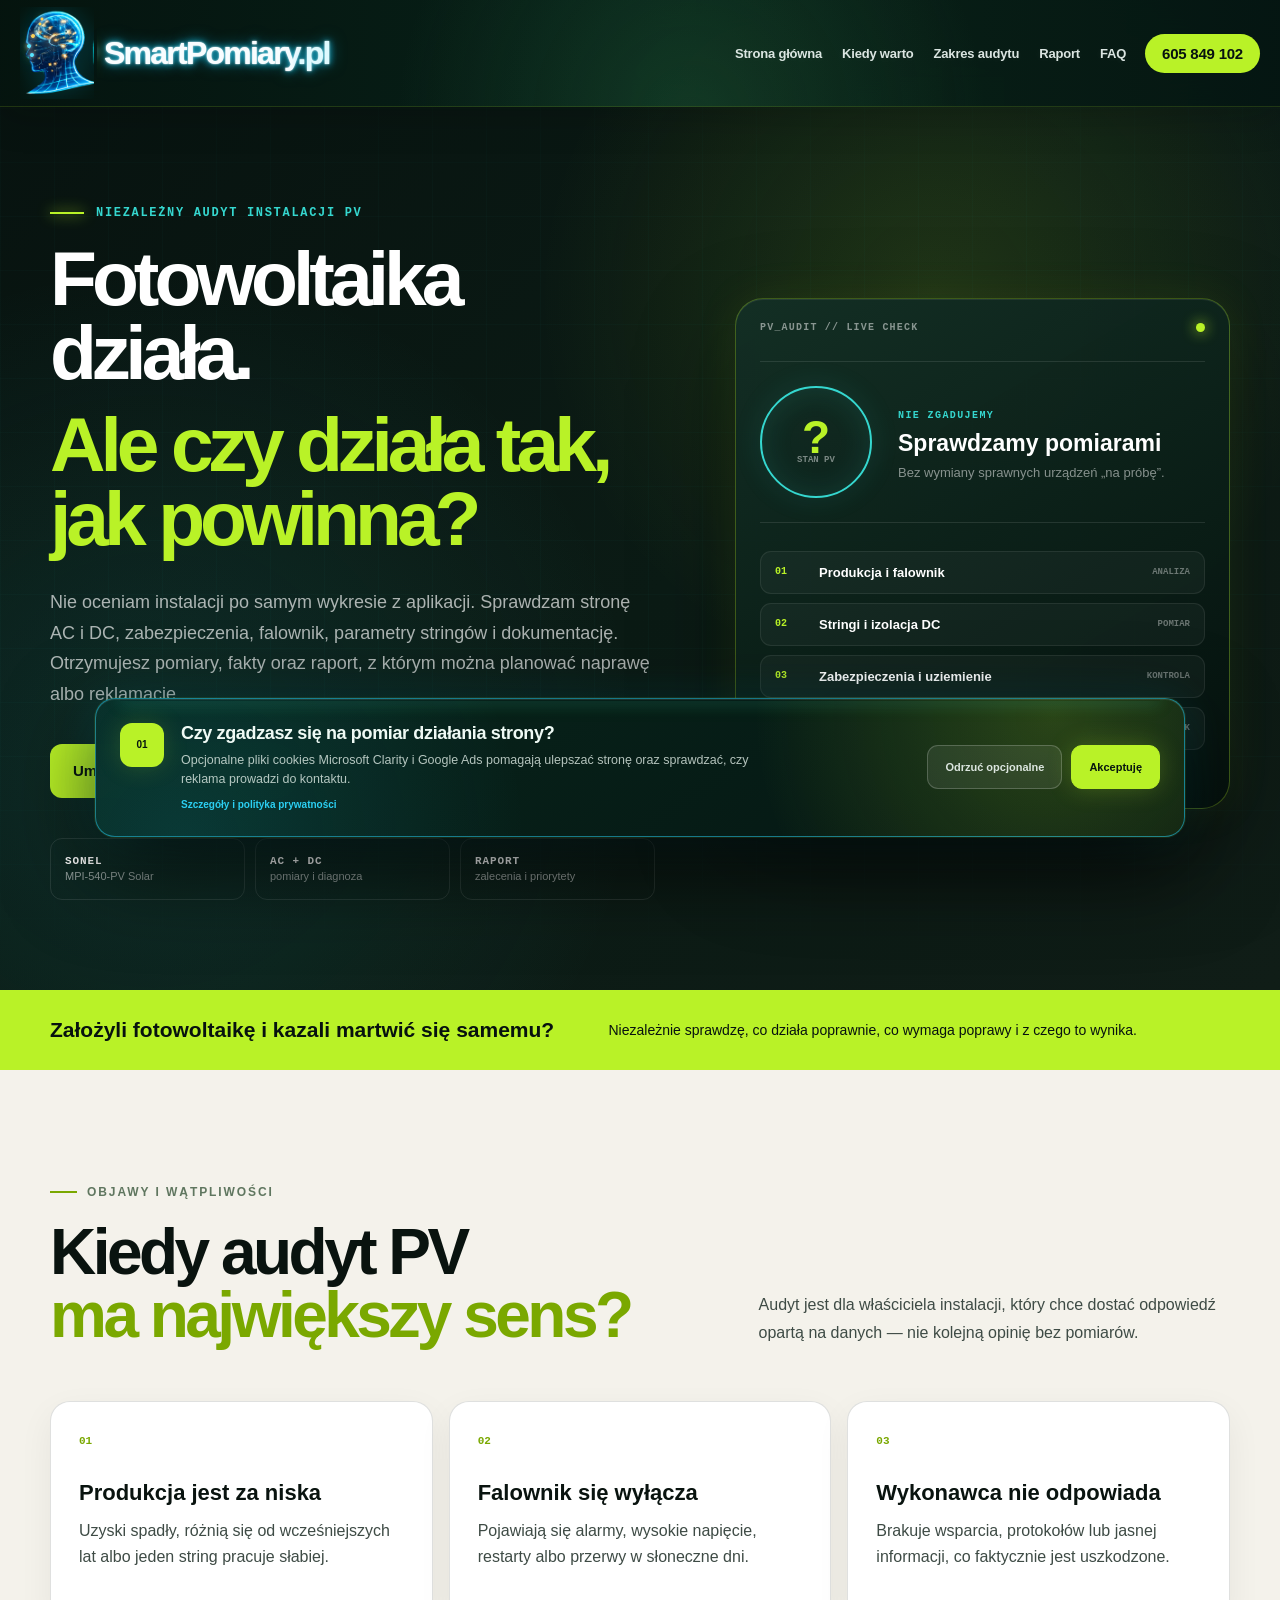
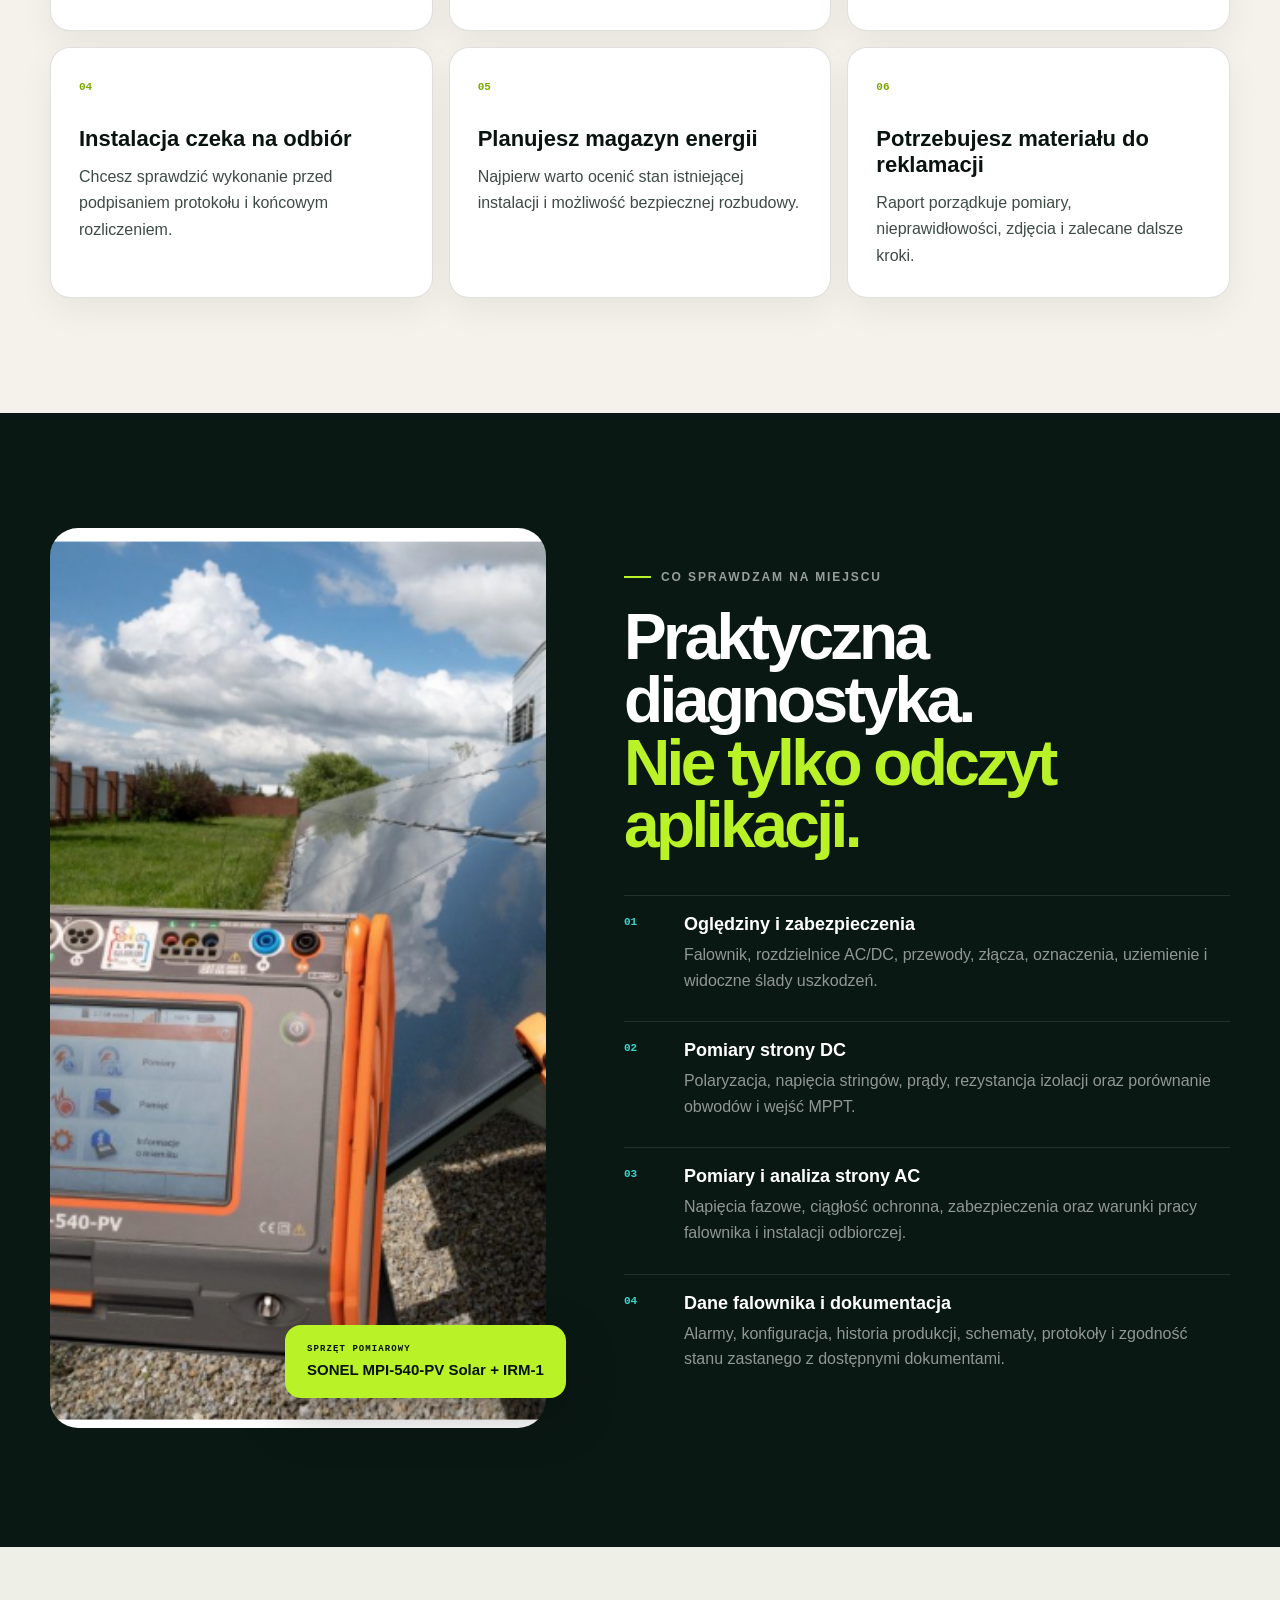
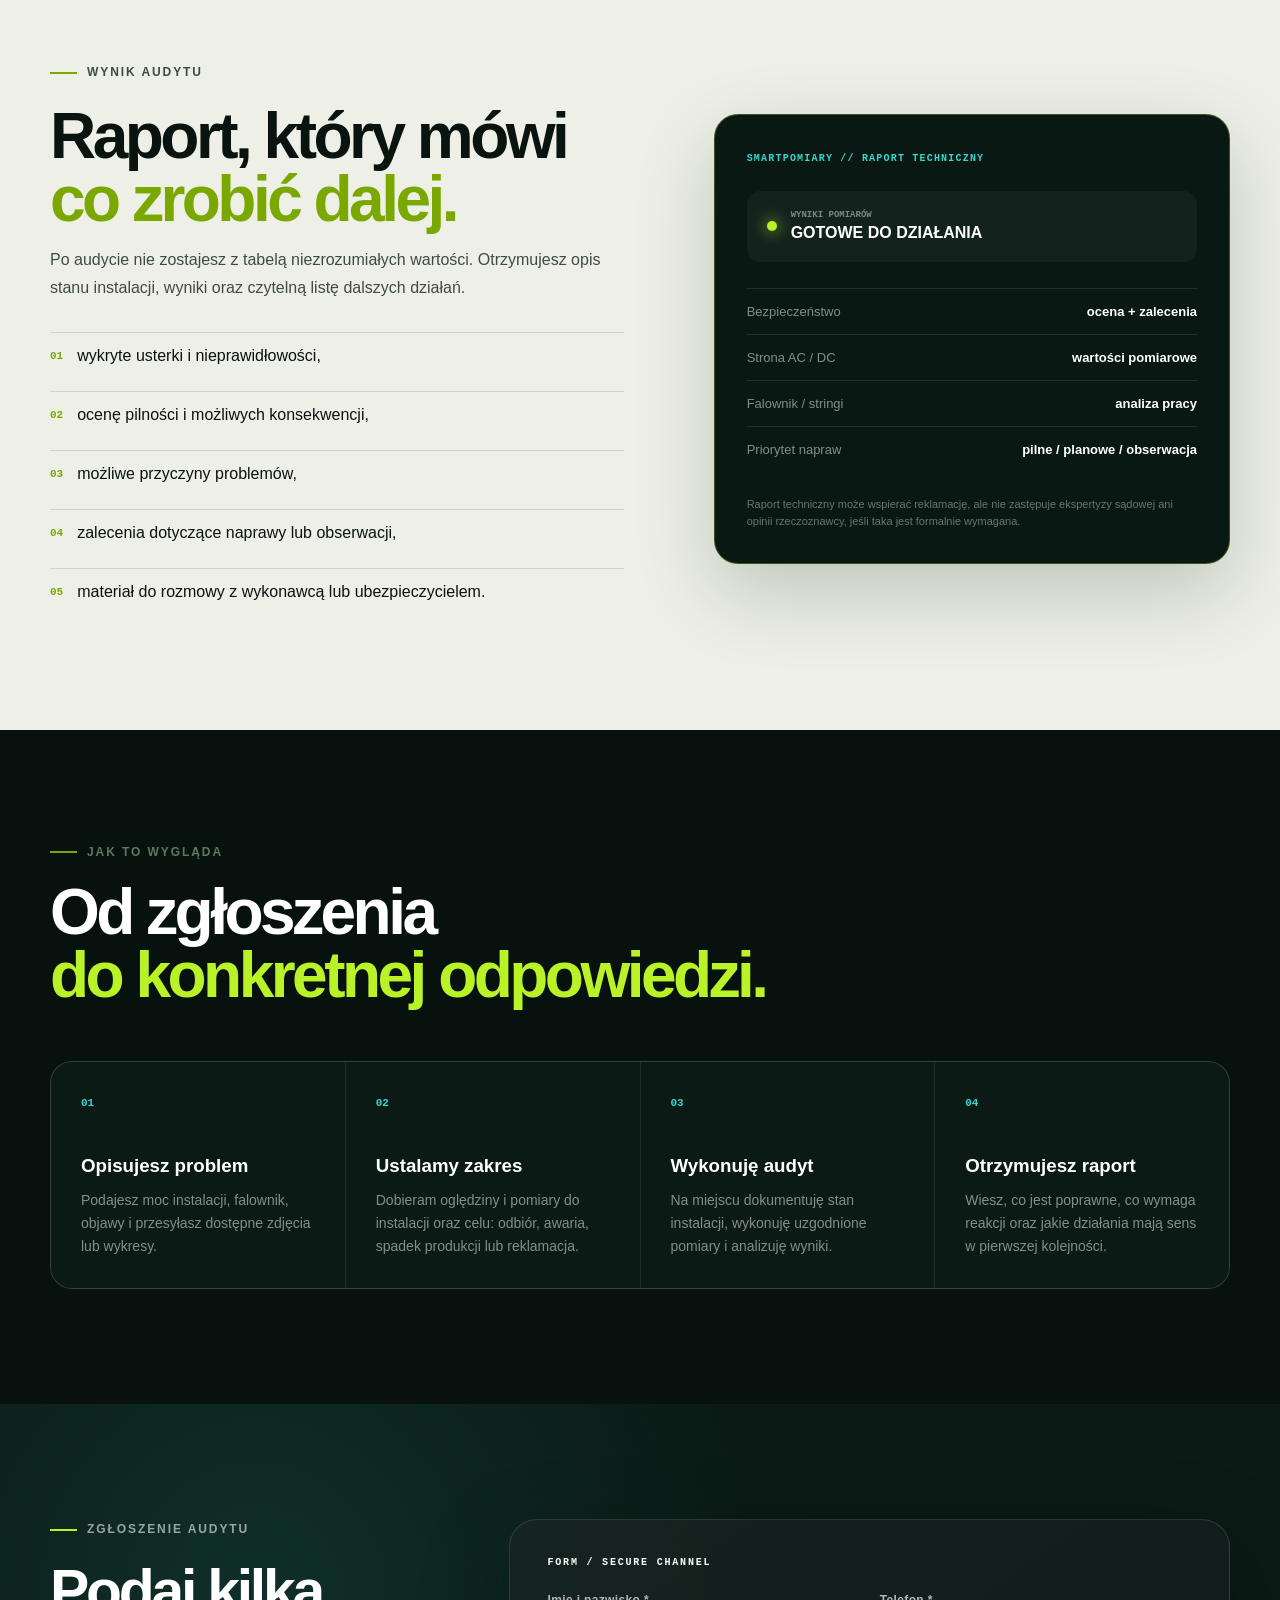
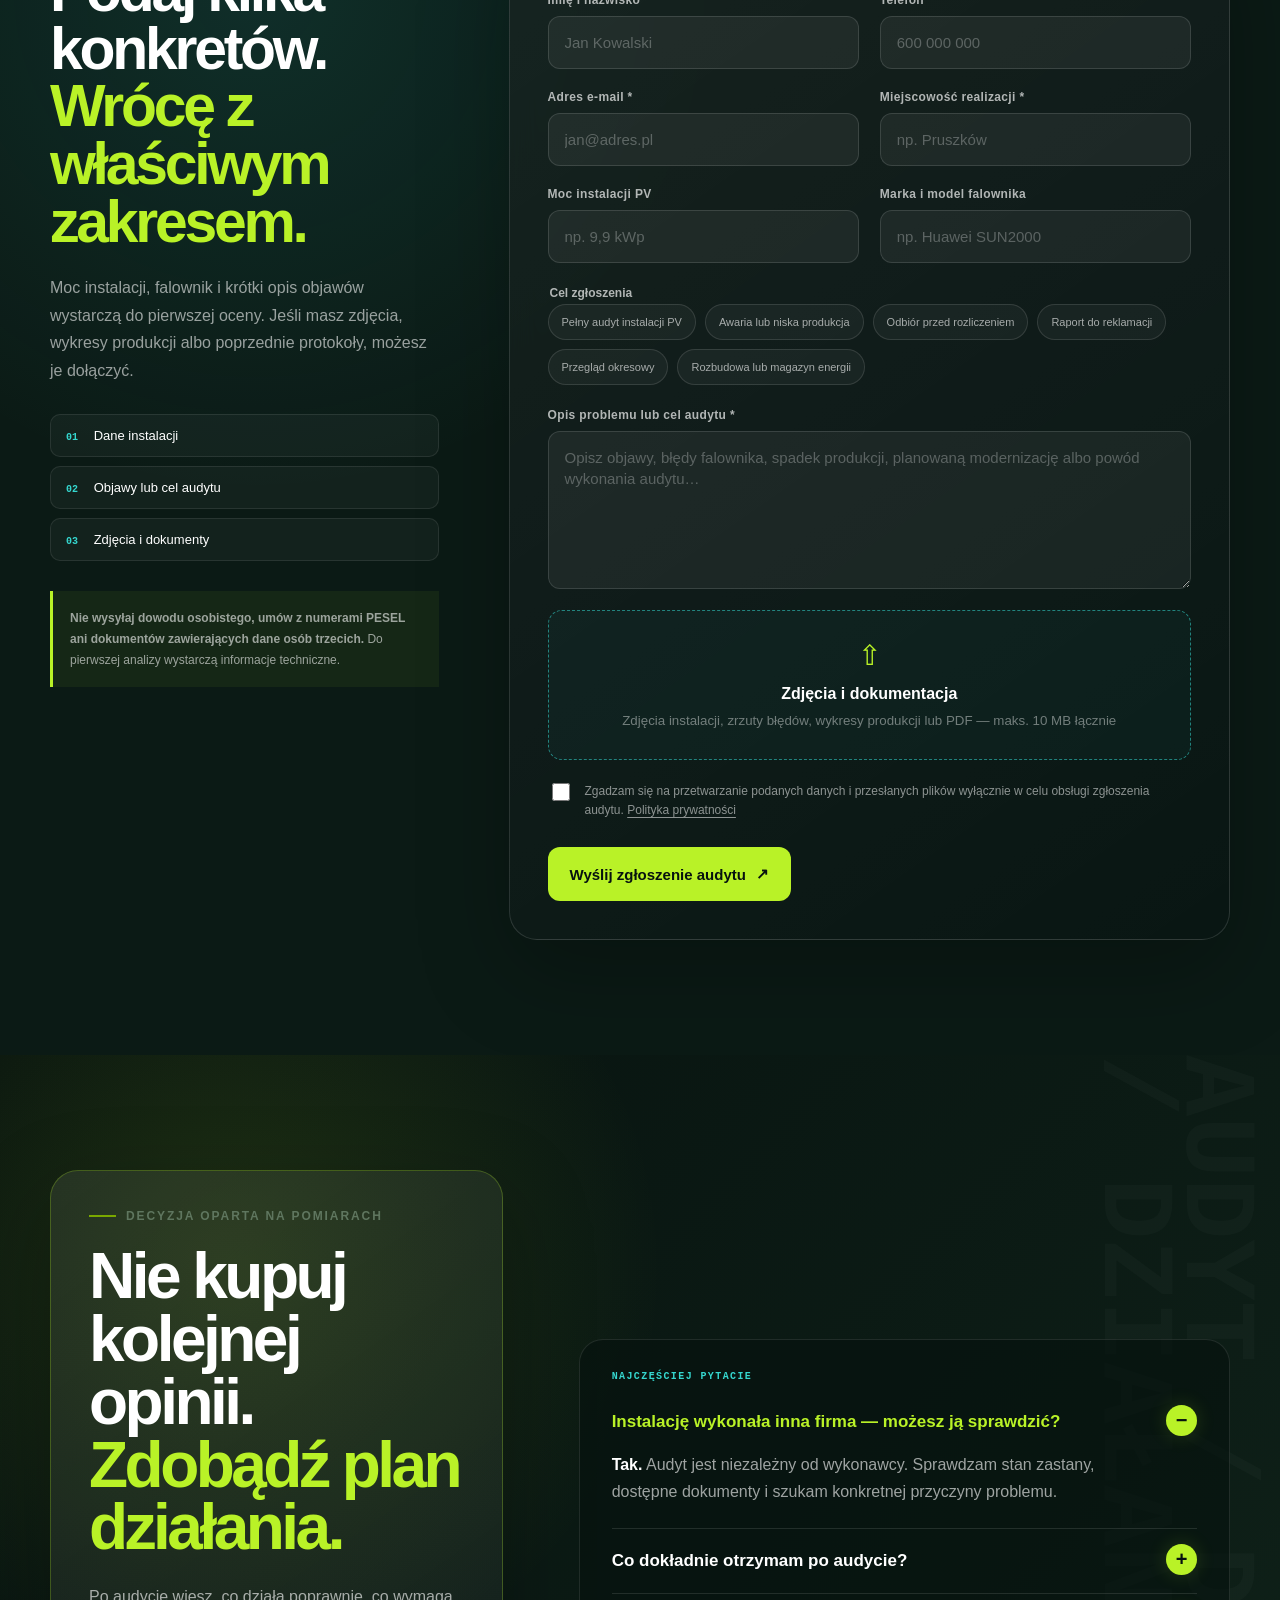
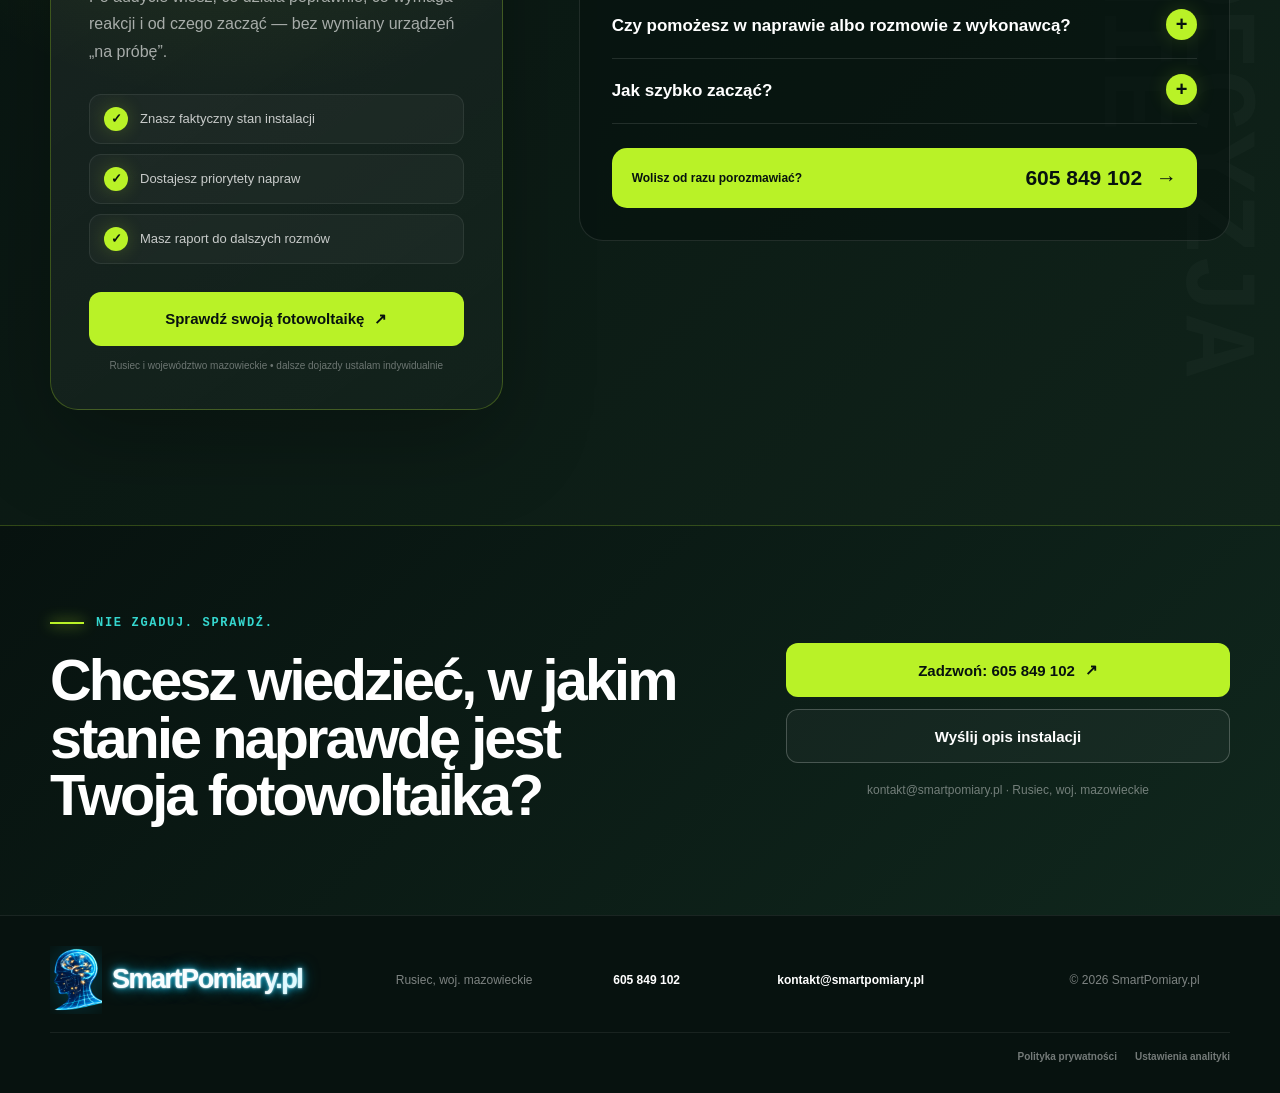
<file: audyt-fotowoltaiki.html>
<!doctype html>
<html lang="pl">
  <head>
    <meta charset="UTF-8" />
    <meta name="viewport" content="width=device-width, initial-scale=1.0" />
    <meta
      name="description"
      content="Niezależny audyt instalacji fotowoltaicznej: pomiary AC i DC, diagnostyka falownika, kontrola zabezpieczeń i raport techniczny. Rusiec i woj. mazowieckie."
    />
    <meta name="theme-color" content="#07120f" />
    <meta property="og:type" content="website" />
    <meta property="og:locale" content="pl_PL" />
    <meta property="og:site_name" content="SmartPomiary.pl" />
    <meta property="og:title" content="Audyt instalacji fotowoltaicznej — SmartPomiary.pl" />
    <meta
      property="og:description"
      content="Sprawdzimy, czy instalacja PV jest bezpieczna, poprawnie wykonana i wykorzystuje swoje możliwości. Pomiary SONEL i czytelny raport techniczny."
    />
    <meta property="og:url" content="https://smartpomiary.pl/audyt-fotowoltaiki.html" />
    <meta property="og:image" content="https://smartpomiary.pl/assets/smartpomiary-social-v1.jpg" />
    <meta name="twitter:card" content="summary_large_image" />
    <meta name="twitter:title" content="Audyt instalacji fotowoltaicznej — SmartPomiary.pl" />
    <meta name="twitter:description" content="Pomiary AC i DC, diagnostyka falownika i raport techniczny do dalszych działań." />
    <meta name="twitter:image" content="https://smartpomiary.pl/assets/smartpomiary-social-v1.jpg" />
    <link rel="canonical" href="https://smartpomiary.pl/audyt-fotowoltaiki.html" />
    <link rel="stylesheet" href="style.css?v=20260918-7" />
    <script>
      window.dataLayer = window.dataLayer || [];
      function gtag() { window.dataLayer.push(arguments); }
      var storedMeasurementConsent = null;
      try { storedMeasurementConsent = localStorage.getItem("smartpomiary-analytics-consent"); } catch (error) {}
      gtag("consent", "default", {
        ad_storage: storedMeasurementConsent === "granted" ? "granted" : "denied",
        analytics_storage: storedMeasurementConsent === "granted" ? "granted" : "denied",
        ad_user_data: "denied",
        ad_personalization: "denied",
        wait_for_update: 500,
      });
      gtag("js", new Date());
      gtag("config", "AW-18390321251");
    </script>
    <script async src="https://www.googletagmanager.com/gtag/js?id=AW-18390321251"></script>
    <script>
      (function (c, l, a, r, i, t, y) {
        c[a] = c[a] || function () { (c[a].q = c[a].q || []).push(arguments); };
        if (l.hostname === "smartpomiary.pl" || l.hostname === "www.smartpomiary.pl") {
          t = document.createElement(r); t.async = 1; t.src = "https://www.clarity.ms/tag/" + i;
          y = document.getElementsByTagName(r)[0]; y.parentNode.insertBefore(t, y);
        }
        var storedConsent = null;
        try { storedConsent = localStorage.getItem("smartpomiary-analytics-consent"); } catch (error) {}
        c[a]("consentv2", { ad_Storage: "denied", analytics_Storage: storedConsent === "granted" ? "granted" : "denied" });
      })(window, location, "clarity", "script", "yme9wt5huo");
    </script>
    <script type="application/ld+json">
      {
        "@context": "https://schema.org",
        "@type": "Service",
        "name": "Audyt instalacji fotowoltaicznej",
        "provider": {
          "@type": "Electrician",
          "name": "SmartPomiary.pl",
          "url": "https://smartpomiary.pl/",
          "telephone": "+48605849102",
          "email": "kontakt@smartpomiary.pl"
        },
        "areaServed": "województwo mazowieckie",
        "serviceType": "Pomiary, diagnostyka i audyt techniczny instalacji fotowoltaicznej",
        "url": "https://smartpomiary.pl/audyt-fotowoltaiki.html"
      }
    </script>
    <title>Audyt instalacji fotowoltaicznej — pomiary i raport | SmartPomiary.pl</title>
  </head>
  <body class="audit-page">
    <a class="skip-link" href="#main">Przejdź do treści</a>

    <header class="site-header" data-header>
      <div class="header-code-rain" aria-hidden="true">
        <span style="--x: 5%; --delay: -7s; --speed: 10s">0100110101</span>
        <span style="--x: 25%; --delay: -2s; --speed: 8s">1011010010</span>
        <span style="--x: 48%; --delay: -9s; --speed: 12s">0010110101</span>
        <span style="--x: 72%; --delay: -4s; --speed: 9s">1100101100</span>
        <span style="--x: 94%; --delay: -11s; --speed: 13s">0101101011</span>
      </div>
      <div class="container nav-wrap">
        <a class="brand" href="/" aria-label="SmartPomiary.pl — strona główna">
          <span class="brand-mark brand-mark-neural" aria-hidden="true">
            <img src="assets/brand-ai-head.png" alt="" width="1522" height="407" />
            <span class="brand-neural-flow"><i></i><i></i><i></i><i></i><i></i></span>
          </span>
          <span class="brand-wordmark brand-wordmark-electric">SmartPomiary<span>.pl</span><span class="brand-wordmark-electrons" aria-hidden="true"><i></i><i></i><i></i><i></i><i></i><i></i></span></span>
        </a>
        <button class="menu-button" type="button" aria-expanded="false" aria-controls="main-nav">
          <span></span><span></span><span></span><span class="sr-only">Otwórz menu</span>
        </button>
        <nav id="main-nav" class="main-nav" aria-label="Główna nawigacja">
          <a href="/">Strona główna</a>
          <a href="#problemy">Kiedy warto</a>
          <a href="#zakres">Zakres audytu</a>
          <a href="#raport">Raport</a>
          <a href="#faq">FAQ</a>
          <a class="nav-email" href="mailto:kontakt@smartpomiary.pl"><span>kontakt@smartpomiary.pl</span></a>
          <a class="nav-phone" href="tel:+48605849102">605 849 102</a>
        </nav>
      </div>
    </header>

    <main id="main">
      <section class="audit-hero">
        <div class="audit-grid-bg" aria-hidden="true"></div>
        <div class="container audit-hero-grid">
          <div class="audit-hero-copy">
            <p class="audit-kicker"><span></span> Niezależny audyt instalacji PV</p>
            <h1>Fotowoltaika działa.<br /><em>Ale czy działa tak, jak powinna?</em></h1>
            <p class="audit-lead">
              Nie oceniam instalacji po samym wykresie z aplikacji. Sprawdzam stronę AC i DC,
              zabezpieczenia, falownik, parametry stringów i dokumentację. Otrzymujesz pomiary,
              fakty oraz raport, z którym można planować naprawę albo reklamację.
            </p>
            <div class="audit-hero-actions">
              <a class="button button-primary" href="tel:+48605849102">Umów audyt: 605 849 102 <span aria-hidden="true">↗</span></a>
              <a class="button button-secondary" href="#formularz-audytu">Opisz problem</a>
            </div>
            <div class="audit-trust-row" aria-label="Najważniejsze informacje">
              <span><b>SONEL</b> MPI-540-PV Solar</span>
              <span><b>AC + DC</b> pomiary i diagnoza</span>
              <span><b>RAPORT</b> zalecenia i priorytety</span>
            </div>
          </div>

          <div class="audit-console" aria-label="Zakres niezależnego audytu fotowoltaiki">
            <div class="audit-console-head"><span>PV_AUDIT // LIVE CHECK</span><i></i></div>
            <div class="audit-console-score">
              <div class="audit-ring"><b>?</b><span>stan PV</span></div>
              <div><small>NIE ZGADUJEMY</small><strong>Sprawdzamy pomiarami</strong><p>Bez wymiany sprawnych urządzeń „na próbę”.</p></div>
            </div>
            <ul class="audit-console-list">
              <li><span>01</span><b>Produkcja i falownik</b><i>ANALIZA</i></li>
              <li><span>02</span><b>Stringi i izolacja DC</b><i>POMIAR</i></li>
              <li><span>03</span><b>Zabezpieczenia i uziemienie</b><i>KONTROLA</i></li>
              <li><span>04</span><b>Dokumentacja i raport</b><i>WYNIK</i></li>
            </ul>
            <p class="audit-console-foot">Stan instalacji → przyczyna → zalecane działanie</p>
          </div>
        </div>
      </section>

      <section class="audit-signal">
        <div class="container audit-signal-grid">
          <p><strong>Założyli fotowoltaikę i kazali martwić się samemu?</strong></p>
          <span>Niezależnie sprawdzę, co działa poprawnie, co wymaga poprawy i z czego to wynika.</span>
        </div>
      </section>

      <section id="problemy" class="section audit-problems">
        <div class="container">
          <div class="audit-section-heading">
            <div><p class="eyebrow"><span></span> Objawy i wątpliwości</p><h2>Kiedy audyt PV<br /><em>ma największy sens?</em></h2></div>
            <p>Audyt jest dla właściciela instalacji, który chce dostać odpowiedź opartą na danych — nie kolejną opinię bez pomiarów.</p>
          </div>
          <div class="audit-problem-grid">
            <article><span>01</span><h3>Produkcja jest za niska</h3><p>Uzyski spadły, różnią się od wcześniejszych lat albo jeden string pracuje słabiej.</p></article>
            <article><span>02</span><h3>Falownik się wyłącza</h3><p>Pojawiają się alarmy, wysokie napięcie, restarty albo przerwy w słoneczne dni.</p></article>
            <article><span>03</span><h3>Wykonawca nie odpowiada</h3><p>Brakuje wsparcia, protokołów lub jasnej informacji, co faktycznie jest uszkodzone.</p></article>
            <article><span>04</span><h3>Instalacja czeka na odbiór</h3><p>Chcesz sprawdzić wykonanie przed podpisaniem protokołu i końcowym rozliczeniem.</p></article>
            <article><span>05</span><h3>Planujesz magazyn energii</h3><p>Najpierw warto ocenić stan istniejącej instalacji i możliwość bezpiecznej rozbudowy.</p></article>
            <article><span>06</span><h3>Potrzebujesz materiału do reklamacji</h3><p>Raport porządkuje pomiary, nieprawidłowości, zdjęcia i zalecane dalsze kroki.</p></article>
          </div>
        </div>
      </section>

      <section id="zakres" class="section audit-scope">
        <div class="container audit-scope-grid">
          <div class="audit-scope-media">
            <img src="assets/sonel-pomiary-pv-w-terenie.png" alt="Pomiary instalacji fotowoltaicznej miernikiem SONEL" width="1200" height="900" loading="lazy" />
            <div class="audit-device-tag"><span>SPRZĘT POMIAROWY</span><b>SONEL MPI-540-PV Solar + IRM-1</b></div>
          </div>
          <div class="audit-scope-copy">
            <p class="eyebrow eyebrow-light"><span></span> Co sprawdzam na miejscu</p>
            <h2>Praktyczna diagnostyka.<br /><em>Nie tylko odczyt aplikacji.</em></h2>
            <div class="audit-scope-list">
              <article><b>01</b><div><h3>Oględziny i zabezpieczenia</h3><p>Falownik, rozdzielnice AC/DC, przewody, złącza, oznaczenia, uziemienie i widoczne ślady uszkodzeń.</p></div></article>
              <article><b>02</b><div><h3>Pomiary strony DC</h3><p>Polaryzacja, napięcia stringów, prądy, rezystancja izolacji oraz porównanie obwodów i wejść MPPT.</p></div></article>
              <article><b>03</b><div><h3>Pomiary i analiza strony AC</h3><p>Napięcia fazowe, ciągłość ochronna, zabezpieczenia oraz warunki pracy falownika i instalacji odbiorczej.</p></div></article>
              <article><b>04</b><div><h3>Dane falownika i dokumentacja</h3><p>Alarmy, konfiguracja, historia produkcji, schematy, protokoły i zgodność stanu zastanego z dostępnymi dokumentami.</p></div></article>
            </div>
          </div>
        </div>
      </section>

      <section id="raport" class="section audit-report">
        <div class="container audit-report-grid">
          <div class="audit-report-copy">
            <p class="eyebrow"><span></span> Wynik audytu</p>
            <h2>Raport, który mówi<br /><em>co zrobić dalej.</em></h2>
            <p>Po audycie nie zostajesz z tabelą niezrozumiałych wartości. Otrzymujesz opis stanu instalacji, wyniki oraz czytelną listę dalszych działań.</p>
            <ul>
              <li><span>01</span> wykryte usterki i nieprawidłowości,</li>
              <li><span>02</span> ocenę pilności i możliwych konsekwencji,</li>
              <li><span>03</span> możliwe przyczyny problemów,</li>
              <li><span>04</span> zalecenia dotyczące naprawy lub obserwacji,</li>
              <li><span>05</span> materiał do rozmowy z wykonawcą lub ubezpieczycielem.</li>
            </ul>
          </div>
          <div class="audit-report-card">
            <span class="audit-report-label">SMARTPOMIARY // RAPORT TECHNICZNY</span>
            <div class="audit-report-status"><i></i><span>WYNIKI POMIARÓW</span><b>GOTOWE DO DZIAŁANIA</b></div>
            <div class="audit-report-line"><span>Bezpieczeństwo</span><b>ocena + zalecenia</b></div>
            <div class="audit-report-line"><span>Strona AC / DC</span><b>wartości pomiarowe</b></div>
            <div class="audit-report-line"><span>Falownik / stringi</span><b>analiza pracy</b></div>
            <div class="audit-report-line"><span>Priorytet napraw</span><b>pilne / planowe / obserwacja</b></div>
            <p>Raport techniczny może wspierać reklamację, ale nie zastępuje ekspertyzy sądowej ani opinii rzeczoznawcy, jeśli taka jest formalnie wymagana.</p>
          </div>
        </div>
      </section>

      <section class="section audit-process">
        <div class="container">
          <div class="audit-section-heading compact"><div><p class="eyebrow"><span></span> Jak to wygląda</p><h2>Od zgłoszenia<br /><em>do konkretnej odpowiedzi.</em></h2></div></div>
          <ol class="audit-process-list">
            <li><span>01</span><h3>Opisujesz problem</h3><p>Podajesz moc instalacji, falownik, objawy i przesyłasz dostępne zdjęcia lub wykresy.</p></li>
            <li><span>02</span><h3>Ustalamy zakres</h3><p>Dobieram oględziny i pomiary do instalacji oraz celu: odbiór, awaria, spadek produkcji lub reklamacja.</p></li>
            <li><span>03</span><h3>Wykonuję audyt</h3><p>Na miejscu dokumentuję stan instalacji, wykonuję uzgodnione pomiary i analizuję wyniki.</p></li>
            <li><span>04</span><h3>Otrzymujesz raport</h3><p>Wiesz, co jest poprawne, co wymaga reakcji oraz jakie działania mają sens w pierwszej kolejności.</p></li>
          </ol>
        </div>
      </section>

      <section id="formularz-audytu" class="section audit-form-section">
        <div class="container audit-form-layout">
          <div class="audit-form-copy">
            <p class="eyebrow eyebrow-light"><span></span> Zgłoszenie audytu</p>
            <h2>Podaj kilka konkretów.<br /><em>Wrócę z właściwym zakresem.</em></h2>
            <p>
              Moc instalacji, falownik i krótki opis objawów wystarczą do pierwszej oceny.
              Jeśli masz zdjęcia, wykresy produkcji albo poprzednie protokoły, możesz je dołączyć.
            </p>
            <div class="audit-form-tips">
              <span><b>01</b> Dane instalacji</span>
              <span><b>02</b> Objawy lub cel audytu</span>
              <span><b>03</b> Zdjęcia i dokumenty</span>
            </div>
            <p class="audit-form-note"><strong>Nie wysyłaj dowodu osobistego, umów z numerami PESEL ani dokumentów zawierających dane osób trzecich.</strong> Do pierwszej analizy wystarczą informacje techniczne.</p>
          </div>

          <form
            class="inquiry-form audit-inquiry-form"
            data-contact-form
            action="https://formsubmit.co/kontakt@smartpomiary.pl"
            method="POST"
            enctype="multipart/form-data"
          >
            <input type="hidden" name="_subject" value="Nowe zgłoszenie audytu PV — SmartPomiary.pl" />
            <input type="hidden" name="_template" value="table" />
            <input type="hidden" name="_captcha" value="false" />
            <input type="hidden" name="_next" value="https://smartpomiary.pl/audyt-fotowoltaiki.html?wyslano=1#formularz-audytu" />
            <input type="hidden" name="_url" value="https://smartpomiary.pl/audyt-fotowoltaiki.html#formularz-audytu" />
            <div class="form-honeypot" aria-hidden="true"><label for="audit-company-website">Strona internetowa firmy</label><input id="audit-company-website" name="_honey" type="text" tabindex="-1" autocomplete="off" /></div>

            <div class="form-grid audit-form-grid">
              <label class="form-field"><span>Imię i nazwisko *</span><input name="name" type="text" autocomplete="name" required maxlength="80" placeholder="Jan Kowalski" /></label>
              <label class="form-field"><span>Telefon *</span><input name="telefon" type="tel" autocomplete="tel" required maxlength="30" placeholder="600 000 000" /></label>
              <label class="form-field"><span>Adres e-mail *</span><input name="email" type="email" autocomplete="email" required maxlength="120" placeholder="jan@adres.pl" /></label>
              <label class="form-field"><span>Miejscowość realizacji *</span><input name="miejscowosc" type="text" autocomplete="address-level2" required maxlength="80" placeholder="np. Pruszków" /></label>
              <label class="form-field"><span>Moc instalacji PV</span><input name="moc_pv" type="text" maxlength="40" placeholder="np. 9,9 kWp" /></label>
              <label class="form-field"><span>Marka i model falownika</span><input name="falownik" type="text" maxlength="100" placeholder="np. Huawei SUN2000" /></label>

              <fieldset class="audit-purpose form-field-wide">
                <legend>Cel zgłoszenia</legend>
                <label><input type="checkbox" name="cel_audytu[]" value="Pełny audyt instalacji PV" /><span>Pełny audyt instalacji PV</span></label>
                <label><input type="checkbox" name="cel_audytu[]" value="Diagnostyka awarii lub niskiej produkcji" /><span>Awaria lub niska produkcja</span></label>
                <label><input type="checkbox" name="cel_audytu[]" value="Odbiór nowej instalacji" /><span>Odbiór przed rozliczeniem</span></label>
                <label><input type="checkbox" name="cel_audytu[]" value="Raport do reklamacji" /><span>Raport do reklamacji</span></label>
                <label><input type="checkbox" name="cel_audytu[]" value="Przegląd okresowy" /><span>Przegląd okresowy</span></label>
                <label><input type="checkbox" name="cel_audytu[]" value="Planowana rozbudowa lub magazyn energii" /><span>Rozbudowa lub magazyn energii</span></label>
              </fieldset>

              <label class="form-field form-field-wide"><span>Opis problemu lub cel audytu *</span><textarea name="wiadomosc" required minlength="20" maxlength="3000" rows="6" placeholder="Opisz objawy, błędy falownika, spadek produkcji, planowaną modernizację albo powód wykonania audytu…"></textarea></label>

              <label class="audit-file-field form-field-wide">
                <span class="audit-file-icon" aria-hidden="true">⇧</span>
                <strong>Zdjęcia i dokumentacja</strong>
                <small data-file-status>Zdjęcia instalacji, zrzuty błędów, wykresy produkcji lub PDF — maks. 10 MB łącznie</small>
                <input name="attachment" type="file" accept="image/jpeg,image/png,image/webp,application/pdf" multiple data-file-input />
              </label>
            </div>

            <label class="form-consent"><input name="zgoda" type="checkbox" value="Wyrażona" required /><span>Zgadzam się na przetwarzanie podanych danych i przesłanych plików wyłącznie w celu obsługi zgłoszenia audytu. <button type="button" data-open-privacy>Polityka prywatności</button></span></label>
            <div class="form-submit-row"><button class="button button-primary form-submit" type="submit" data-form-submit>Wyślij zgłoszenie audytu <span aria-hidden="true">↗</span></button><p class="form-status" data-form-status role="status" aria-live="polite"></p></div>
          </form>
        </div>
      </section>

      <section id="faq" class="section audit-faq">
        <div class="container audit-faq-grid">
          <div class="audit-faq-pitch">
            <p class="eyebrow"><span></span> Decyzja oparta na pomiarach</p>
            <h2>Nie kupuj kolejnej opinii.<br /><em>Zdobądź plan działania.</em></h2>
            <p>Po audycie wiesz, co działa poprawnie, co wymaga reakcji i od czego zacząć — bez wymiany urządzeń „na próbę”.</p>
            <div class="audit-faq-benefits" aria-label="Korzyści z audytu">
              <span><i>✓</i> Znasz faktyczny stan instalacji</span>
              <span><i>✓</i> Dostajesz priorytety napraw</span>
              <span><i>✓</i> Masz raport do dalszych rozmów</span>
            </div>
            <a class="button button-primary" href="#formularz-audytu">Sprawdź swoją fotowoltaikę <b>↗</b></a>
            <small>Rusiec i województwo mazowieckie • dalsze dojazdy ustalam indywidualnie</small>
          </div>
          <div class="audit-faq-list">
            <p class="audit-faq-label">Najczęściej pytacie</p>
            <details open><summary>Instalację wykonała inna firma — możesz ją sprawdzić?</summary><p><strong>Tak.</strong> Audyt jest niezależny od wykonawcy. Sprawdzam stan zastany, dostępne dokumenty i szukam konkretnej przyczyny problemu.</p></details>
            <details><summary>Co dokładnie otrzymam po audycie?</summary><p>Czytelny raport z wynikami, zdjęciami i listą wykrytych nieprawidłowości. Dostaniesz też priorytety: co zrobić od razu, co zaplanować i co działa prawidłowo.</p></details>
            <details><summary>Czy pomożesz w naprawie albo rozmowie z wykonawcą?</summary><p><strong>Tak.</strong> Raport porządkuje materiał do rozmowy lub reklamacji. Możliwe technicznie poprawki mogę również wycenić po diagnozie.</p></details>
            <details><summary>Jak szybko zacząć?</summary><p>Wypełnij krótki formularz lub zadzwoń. Podaj moc instalacji, model falownika i opisz objawy — wrócę z propozycją dalszego działania.</p></details>
            <div class="audit-faq-contact"><span>Wolisz od razu porozmawiać?</span><a href="tel:+48605849102">605 849 102 <b>→</b></a></div>
          </div>
        </div>
      </section>

      <section class="audit-final-cta">
        <div class="container audit-final-grid">
          <div><p class="audit-kicker"><span></span> Nie zgaduj. Sprawdź.</p><h2>Chcesz wiedzieć, w jakim stanie naprawdę jest Twoja fotowoltaika?</h2></div>
          <div class="audit-final-actions">
            <a class="button button-primary" href="tel:+48605849102">Zadzwoń: 605 849 102 <span aria-hidden="true">↗</span></a>
            <a class="button button-secondary" href="#formularz-audytu">Wyślij opis instalacji</a>
            <p>kontakt@smartpomiary.pl · Rusiec, woj. mazowieckie</p>
          </div>
        </div>
      </section>
    </main>

    <footer class="site-footer">
      <div class="container footer-grid">
        <a class="brand footer-brand" href="/" aria-label="SmartPomiary.pl — strona główna">
          <span class="brand-mark" aria-hidden="true"><img src="assets/brand-ai-head.png" alt="" width="1522" height="407" loading="lazy" /></span>
          <span class="brand-wordmark">SmartPomiary<span>.pl</span></span>
        </a>
        <p>Rusiec, woj. mazowieckie</p>
        <a href="tel:+48605849102">605 849 102</a>
        <a href="mailto:kontakt@smartpomiary.pl">kontakt@smartpomiary.pl</a>
        <p>© <span data-year></span> SmartPomiary.pl</p>
      </div>
      <div class="container footer-legal">
        <button type="button" data-open-privacy>Polityka prywatności</button>
        <button type="button" data-consent-settings>Ustawienia analityki</button>
      </div>
    </footer>

    <section class="consent-banner" data-consent-banner role="dialog" aria-labelledby="consent-title" aria-describedby="consent-description" hidden>
      <div class="consent-copy"><span class="consent-icon" aria-hidden="true">01</span><div><h2 id="consent-title">Czy zgadzasz się na pomiar działania strony?</h2><p id="consent-description">Opcjonalne pliki cookies Microsoft Clarity i Google Ads pomagają ulepszać stronę oraz sprawdzać, czy reklama prowadzi do kontaktu.</p><button type="button" class="consent-policy-link" data-open-privacy>Szczegóły i polityka prywatności</button></div></div>
      <div class="consent-actions"><button type="button" class="consent-button consent-decline" data-consent-decline>Odrzuć opcjonalne</button><button type="button" class="consent-button consent-accept" data-consent-accept>Akceptuję</button></div>
    </section>

    <dialog class="privacy-dialog" data-privacy-dialog aria-labelledby="privacy-title">
      <button class="privacy-close" type="button" data-close-privacy aria-label="Zamknij">×</button>
      <p class="privacy-kicker">Prywatność i analityka</p><h2 id="privacy-title">Informacja o prywatności</h2>
      <div class="privacy-content"><p>Administratorem danych związanych z tą stroną jest Marcin Olejnik, Rusiec, woj. mazowieckie. Kontakt: <a href="tel:+48605849102">605 849 102</a> lub <a href="mailto:kontakt@smartpomiary.pl">kontakt@smartpomiary.pl</a>.</p><h3>Formularz audytu</h3><p>Dane i pliki przesłane w formularzu służą wyłącznie do oceny zgłoszenia i kontaktu w sprawie audytu. Techniczne przekazanie wiadomości na adres kontakt@smartpomiary.pl realizuje usługa FormSubmit. Nie przesyłaj dokumentów tożsamości ani danych osób trzecich.</p><h3>Analityka i reklamy</h3><p>Za Twoją zgodą Microsoft Clarity pomaga analizować sposób korzystania ze strony, a tag Google Ads mierzy kliknięcia numeru telefonu i wysłanie formularza. Personalizacja reklam i przekazywanie danych użytkownika pozostają wyłączone.</p><h3>Twoja decyzja</h3><p>Zgoda jest dobrowolna i możesz ją zmienić w każdej chwili przyciskiem „Ustawienia analityki” w stopce.</p></div>
    </dialog>

    <script src="script.js?v=20260918-3"></script>
  </body>
</html>
</file>
<file: style.css>
:root {
  --header-height: 106px;
  --ink: #09130f;
  --ink-soft: #3e4b45;
  --paper: #f4f2eb;
  --white: #ffffff;
  --line: rgba(9, 19, 15, 0.13);
  --green: #b9f227;
  --green-deep: #7aa800;
  --dark: #07120f;
  --dark-soft: #0e211a;
  --radius: 24px;
  --shadow: 0 28px 80px rgba(6, 24, 17, 0.12);
}

/* Audyt instalacji fotowoltaicznej */
.audit-page {
  --audit-cyan: #35d7cf;
  background: #07120f;
}

.audit-page main { overflow: hidden; }
.audit-page .site-header { border-radius: 0; border-width: 0 0 1px; }
.audit-page .main-nav { gap: 18px; }
.audit-page .main-nav > a:not(.nav-email):not(.nav-phone) { font-size: 13px; }

.audit-hero {
  position: relative;
  min-height: 820px;
  padding: calc(var(--header-height) + 100px) 0 90px;
  color: #fff;
  background:
    radial-gradient(circle at 73% 30%, rgba(185, 242, 39, 0.12), transparent 34%),
    radial-gradient(circle at 12% 76%, rgba(53, 215, 207, 0.11), transparent 36%),
    linear-gradient(135deg, #07120f 0%, #0b1b15 55%, #101d17 100%);
}

.audit-grid-bg { position: absolute; inset: 0; opacity: .18; background-image: linear-gradient(rgba(53,215,207,.13) 1px, transparent 1px), linear-gradient(90deg, rgba(53,215,207,.13) 1px, transparent 1px); background-size: 54px 54px; mask-image: linear-gradient(to bottom, transparent, #000 20%, #000 75%, transparent); }
.audit-hero-grid { position: relative; display: grid; grid-template-columns: minmax(0, 1.1fr) minmax(380px, .9fr); gap: 80px; align-items: center; }
.audit-kicker { display: flex; align-items: center; gap: 12px; margin: 0 0 22px; color: var(--audit-cyan); font: 800 12px/1.2 monospace; letter-spacing: .14em; text-transform: uppercase; }
.audit-kicker span { width: 34px; height: 2px; background: var(--green); box-shadow: 0 0 14px var(--green); }
.audit-hero h1 { max-width: 760px; margin: 0; font-size: clamp(52px, 6vw, 88px); line-height: .96; letter-spacing: -.065em; }
.audit-hero h1 em { display: block; margin-top: 18px; color: var(--green); font-style: normal; }
.audit-lead { max-width: 720px; margin: 32px 0 0; color: rgba(255,255,255,.66); font-size: 18px; line-height: 1.7; }
.audit-hero-actions { display: flex; flex-wrap: wrap; gap: 13px; margin-top: 34px; }
.audit-hero .button-secondary, .audit-final-cta .button-secondary { color: #fff; border-color: rgba(255,255,255,.22); background: rgba(255,255,255,.035); }
.audit-trust-row { display: grid; grid-template-columns: repeat(3, 1fr); gap: 10px; margin-top: 40px; }
.audit-trust-row span { padding: 15px 14px; color: rgba(255,255,255,.55); border: 1px solid rgba(255,255,255,.1); border-radius: 12px; font-size: 11px; line-height: 1.4; }
.audit-trust-row b { display: block; color: #fff; font-family: monospace; letter-spacing: .08em; }

.audit-console { position: relative; padding: 24px; background: linear-gradient(150deg, rgba(19,47,37,.95), rgba(5,18,14,.98)); border: 1px solid rgba(185,242,39,.3); border-radius: 28px; box-shadow: 0 40px 100px rgba(0,0,0,.35), inset 0 1px rgba(255,255,255,.08); }
.audit-console::before { content: ""; position: absolute; inset: -1px; border-radius: inherit; box-shadow: 0 0 45px rgba(185,242,39,.08); pointer-events: none; }
.audit-console-head { display: flex; justify-content: space-between; color: rgba(255,255,255,.5); font: 700 10px/1 monospace; letter-spacing: .12em; }
.audit-console-head i { width: 9px; height: 9px; background: var(--green); border-radius: 50%; box-shadow: 0 0 14px var(--green); animation: auditPulse 1.8s ease-in-out infinite; }
.audit-console-score { display: grid; grid-template-columns: 116px 1fr; gap: 22px; align-items: center; margin: 28px 0; padding: 24px 0; border-block: 1px solid rgba(255,255,255,.1); }
.audit-ring { width: 112px; aspect-ratio: 1; display: grid; place-content: center; text-align: center; border: 2px solid var(--audit-cyan); border-radius: 50%; box-shadow: inset 0 0 30px rgba(53,215,207,.12), 0 0 30px rgba(53,215,207,.1); }
.audit-ring b { color: var(--green); font-size: 46px; line-height: .8; }.audit-ring span { color: rgba(255,255,255,.45); font: 700 9px/1 monospace; text-transform: uppercase; }
.audit-console-score small { color: var(--audit-cyan); font: 700 10px/1 monospace; letter-spacing: .14em; }.audit-console-score strong { display: block; margin-top: 8px; font-size: 23px; }.audit-console-score p { margin: 8px 0 0; color: rgba(255,255,255,.5); font-size: 13px; }
.audit-console-list { display: grid; gap: 9px; padding: 0; margin: 0; list-style: none; }
.audit-console-list li { display: grid; grid-template-columns: 32px 1fr auto; gap: 12px; align-items: center; padding: 13px 14px; background: rgba(255,255,255,.035); border: 1px solid rgba(255,255,255,.08); border-radius: 11px; }
.audit-console-list span { color: var(--green); font: 700 10px/1 monospace; }.audit-console-list b { font-size: 13px; }.audit-console-list i { color: rgba(255,255,255,.38); font: normal 700 9px/1 monospace; }
.audit-console-foot { margin: 20px 0 0; color: rgba(255,255,255,.35); font: 700 10px/1.4 monospace; text-align: center; letter-spacing: .05em; }

.audit-signal { color: #07120f; background: var(--green); }.audit-signal-grid { display: grid; grid-template-columns: .9fr 1.1fr; gap: 50px; align-items: center; padding-block: 28px; }.audit-signal p, .audit-signal span { margin: 0; }.audit-signal strong { font-size: 21px; }.audit-signal span { font-size: 14px; line-height: 1.55; }
.audit-problems { color: var(--ink); background: var(--paper); }
.audit-section-heading { display: grid; grid-template-columns: 1fr .75fr; gap: 80px; align-items: end; margin-bottom: 54px; }.audit-section-heading.compact { grid-template-columns: 1fr; }.audit-section-heading h2, .audit-scope h2, .audit-report h2, .audit-faq h2 { margin: 12px 0 0; font-size: clamp(44px,5vw,72px); line-height: .98; letter-spacing: -.055em; }.audit-section-heading h2 em, .audit-scope h2 em, .audit-report h2 em, .audit-faq h2 em { color: var(--green-deep); font-style: normal; }.audit-section-heading > p { margin: 0; color: var(--ink-soft); line-height: 1.75; }
.audit-problem-grid { display: grid; grid-template-columns: repeat(3,1fr); gap: 16px; }.audit-problem-grid article { min-height: 230px; padding: 28px; background: #fff; border: 1px solid var(--line); border-radius: 20px; box-shadow: 0 12px 35px rgba(6,24,17,.06); }.audit-problem-grid span { color: var(--green-deep); font: 800 11px/1 monospace; }.audit-problem-grid h3 { margin: 32px 0 12px; font-size: 22px; }.audit-problem-grid p { margin: 0; color: var(--ink-soft); line-height: 1.65; }

.audit-scope { color: #fff; background: #0a1813; }.audit-scope-grid { display: grid; grid-template-columns: .9fr 1.1fr; gap: 78px; align-items: center; }.audit-scope-media { position: relative; }.audit-scope-media img { width: 100%; min-height: 630px; object-fit: cover; border-radius: 28px; filter: saturate(.92) contrast(1.03); }.audit-device-tag { position: absolute; right: -20px; bottom: 34px; display: grid; gap: 7px; max-width: 290px; padding: 20px 22px; color: #07120f; background: var(--green); border-radius: 16px; box-shadow: 0 18px 50px rgba(0,0,0,.25); }.audit-device-tag span { font: 800 9px/1 monospace; letter-spacing: .12em; }.audit-device-tag b { font-size: 15px; }.audit-scope h2 em { color: var(--green); }.audit-scope-list { display: grid; gap: 10px; margin-top: 38px; }.audit-scope-list article { display: grid; grid-template-columns: 42px 1fr; gap: 18px; padding: 18px 0; border-top: 1px solid rgba(255,255,255,.11); }.audit-scope-list article > b { color: var(--audit-cyan); font: 800 11px/1.5 monospace; }.audit-scope-list h3 { margin: 0 0 7px; font-size: 18px; }.audit-scope-list p { margin: 0; color: rgba(255,255,255,.55); line-height: 1.6; }

.audit-report { color: var(--ink); background: #eef0e7; }.audit-report-grid { display: grid; grid-template-columns: 1fr .9fr; gap: 90px; align-items: center; }.audit-report-copy > p { max-width: 650px; color: var(--ink-soft); line-height: 1.75; }.audit-report-copy ul { display: grid; gap: 12px; padding: 0; margin: 30px 0 0; list-style: none; }.audit-report-copy li { display: flex; gap: 14px; align-items: center; padding: 14px 0; border-top: 1px solid var(--line); }.audit-report-copy li span { color: var(--green-deep); font: 800 11px/1 monospace; }.audit-report-card { padding: 32px; color: #fff; background: #091813; border: 1px solid rgba(185,242,39,.28); border-radius: 24px; box-shadow: 0 28px 80px rgba(6,24,17,.2); }.audit-report-label { color: var(--audit-cyan); font: 700 10px/1 monospace; letter-spacing: .12em; }.audit-report-status { display: grid; grid-template-columns: 12px 1fr; gap: 4px 12px; margin: 26px 0; padding: 20px; background: rgba(255,255,255,.045); border-radius: 14px; }.audit-report-status i { grid-row: 1 / 3; align-self: center; width: 10px; height: 10px; background: var(--green); border-radius: 50%; box-shadow: 0 0 15px var(--green); }.audit-report-status span { color: rgba(255,255,255,.45); font: 700 9px/1 monospace; }.audit-report-status b { font-size: 16px; }.audit-report-line { display: flex; justify-content: space-between; gap: 20px; padding: 15px 0; border-top: 1px solid rgba(255,255,255,.1); font-size: 13px; }.audit-report-line span { color: rgba(255,255,255,.5); }.audit-report-line b { text-align: right; }.audit-report-card > p { margin: 24px 0 0; color: rgba(255,255,255,.4); font-size: 11px; line-height: 1.6; }

.audit-process { color: #fff; background: #07120f; }.audit-process .audit-section-heading h2 em { color: var(--green); }.audit-process-list { display: grid; grid-template-columns: repeat(4,1fr); gap: 1px; padding: 0; margin: 54px 0 0; list-style: none; background: rgba(255,255,255,.1); border: 1px solid rgba(255,255,255,.1); border-radius: 22px; overflow: hidden; }.audit-process-list li { padding: 30px; background: #0b1a15; }.audit-process-list span { color: var(--audit-cyan); font: 800 11px/1 monospace; }.audit-process-list h3 { margin: 45px 0 12px; }.audit-process-list p { margin: 0; color: rgba(255,255,255,.5); line-height: 1.65; font-size: 14px; }

.audit-form-section { color: #fff; background: radial-gradient(circle at 20% 15%, rgba(53,215,207,.11), transparent 34%), #0b1a15; }.audit-form-layout { display: grid; grid-template-columns: .7fr 1.3fr; gap: 70px; align-items: start; }.audit-form-copy { position: sticky; top: 150px; }.audit-form-copy h2 { margin: 12px 0 24px; font-size: clamp(42px,4.6vw,68px); line-height: .98; letter-spacing: -.055em; }.audit-form-copy h2 em { color: var(--green); font-style: normal; }.audit-form-copy > p { color: rgba(255,255,255,.58); line-height: 1.72; }.audit-form-tips { display: grid; gap: 9px; margin: 30px 0; }.audit-form-tips span { padding: 13px 15px; background: rgba(255,255,255,.035); border: 1px solid rgba(255,255,255,.09); border-radius: 10px; font-size: 13px; }.audit-form-tips b { margin-right: 12px; color: var(--audit-cyan); font: 800 10px/1 monospace; }.audit-form-note { padding: 17px; border-left: 3px solid var(--green); background: rgba(185,242,39,.06); font-size: 12px; }.audit-inquiry-form { padding: 32px; }.audit-purpose { display: flex; flex-wrap: wrap; gap: 9px; padding: 0; margin: 2px 0; border: 0; }.audit-purpose legend { width: 100%; margin-bottom: 4px; color: rgba(255,255,255,.68); font-size: 12px; font-weight: 700; }.audit-purpose label { position: relative; cursor: pointer; }.audit-purpose input { position: absolute; opacity: 0; pointer-events: none; }.audit-purpose span { display: block; padding: 11px 13px; color: rgba(255,255,255,.62); background: rgba(255,255,255,.04); border: 1px solid rgba(255,255,255,.12); border-radius: 999px; font-size: 11px; transition: .18s ease; }.audit-purpose input:checked + span { color: #07120f; background: var(--green); border-color: var(--green); }.audit-purpose input:focus-visible + span { outline: 2px solid var(--audit-cyan); outline-offset: 2px; }.audit-file-field { position: relative; display: grid; place-items: center; min-height: 150px; padding: 24px; text-align: center; border: 1px dashed rgba(53,215,207,.55); border-radius: 14px; background: rgba(53,215,207,.035); cursor: pointer; overflow: hidden; }.audit-file-field:hover { background: rgba(53,215,207,.07); }.audit-file-field input { position: absolute; inset: 0; opacity: 0; cursor: pointer; }.audit-file-icon { color: var(--green); font-size: 28px; }.audit-file-field strong { margin-top: 4px; }.audit-file-field small { color: rgba(255,255,255,.42); line-height: 1.5; }

.audit-faq { position: relative; color: #fff; background: radial-gradient(circle at 18% 20%, rgba(185,242,39,.13), transparent 32%), linear-gradient(135deg,#07120f,#10231a); overflow: hidden; }.audit-faq::before { content: "AUDYT / DECYZJA / DZIAŁANIE"; position: absolute; right: 2%; bottom: 3%; color: rgba(255,255,255,.025); font: 900 clamp(44px,8vw,130px)/.8 monospace; writing-mode: vertical-rl; pointer-events: none; }.audit-faq-grid { position: relative; display: grid; grid-template-columns: .82fr 1.18fr; gap: 76px; align-items: center; }.audit-faq-pitch { padding: 38px; background: linear-gradient(145deg,rgba(255,255,255,.075),rgba(255,255,255,.025)); border: 1px solid rgba(185,242,39,.25); border-radius: 28px; box-shadow: 0 30px 90px rgba(0,0,0,.25); }.audit-faq-pitch h2 em { color: var(--green); }.audit-faq-pitch > p:not(.eyebrow) { max-width: 560px; margin: 24px 0 0; color: rgba(255,255,255,.62); line-height: 1.72; }.audit-faq-pitch .button { justify-content: center; width: 100%; margin-top: 28px; }.audit-faq-pitch > small { display: block; margin-top: 14px; color: rgba(255,255,255,.38); font-size: 10px; text-align: center; }.audit-faq-benefits { display: grid; gap: 10px; margin-top: 28px; }.audit-faq-benefits span { display: flex; align-items: center; gap: 12px; padding: 12px 14px; color: rgba(255,255,255,.76); background: rgba(255,255,255,.035); border: 1px solid rgba(255,255,255,.08); border-radius: 12px; font-size: 13px; }.audit-faq-benefits i { display: grid; place-items: center; width: 24px; height: 24px; color: #07120f; background: var(--green); border-radius: 50%; font-style: normal; font-weight: 900; box-shadow: 0 0 18px rgba(185,242,39,.22); }.audit-faq-list { padding: 32px; background: rgba(5,18,14,.6); border: 1px solid rgba(255,255,255,.1); border-radius: 24px; }.audit-faq-label { margin: 0 0 8px !important; color: var(--audit-cyan) !important; font: 800 10px/1 monospace; letter-spacing: .14em; text-transform: uppercase; }.audit-faq-list details { border-bottom: 1px solid rgba(255,255,255,.11); }.audit-faq-list summary { position: relative; padding: 22px 48px 22px 0; font-size: 17px; font-weight: 780; cursor: pointer; list-style: none; }.audit-faq-list summary::after { content: "+"; position: absolute; top: 15px; right: 0; display: grid; place-items: center; width: 31px; height: 31px; color: #07120f; background: var(--green); border-radius: 50%; font-size: 20px; box-shadow: 0 0 20px rgba(185,242,39,.16); }.audit-faq-list details[open] summary::after { content: "−"; }.audit-faq-list details[open] summary { color: var(--green); }.audit-faq-list details p { margin: -3px 52px 22px 0; color: rgba(255,255,255,.61); line-height: 1.72; }.audit-faq-list details p strong { color: #fff; }.audit-faq-contact { display: flex; justify-content: space-between; align-items: center; gap: 20px; margin-top: 24px; padding: 18px 20px; color: #07120f; background: var(--green); border-radius: 15px; }.audit-faq-contact span { font-size: 12px; font-weight: 750; }.audit-faq-contact a { color: inherit; font-size: 21px; font-weight: 900; text-decoration: none; }.audit-faq-contact b { margin-left: 8px; }

.audit-final-cta { padding: 90px 0; color: #fff; background: linear-gradient(135deg,#07120f,#10271d); border-top: 1px solid rgba(185,242,39,.22); }.audit-final-grid { display: grid; grid-template-columns: 1.2fr .8fr; gap: 70px; align-items: center; }.audit-final-grid h2 { max-width: 760px; margin: 0; font-size: clamp(38px,4.5vw,66px); line-height: 1; letter-spacing: -.05em; }.audit-final-actions { display: grid; gap: 12px; }.audit-final-actions .button { justify-content: center; }.audit-final-actions p { margin: 8px 0 0; color: rgba(255,255,255,.42); font-size: 12px; text-align: center; }
.pv-audit-link { display: flex; justify-content: space-between; gap: 12px; align-items: center; margin-top: 20px; padding-top: 17px; color: var(--green-deep); border-top: 1px solid var(--line); font-weight: 800; font-size: 13px; }.pv-audit-link:hover { color: var(--ink); }

@keyframes auditPulse { 50% { opacity: .45; transform: scale(.8); } }

@media (max-width: 1000px) {
  .audit-hero-grid, .audit-scope-grid, .audit-report-grid, .audit-form-layout, .audit-faq-grid, .audit-final-grid { grid-template-columns: 1fr; }
  .audit-hero { padding-top: calc(var(--header-height) + 70px); }.audit-console { max-width: 680px; }.audit-scope-media img { min-height: 480px; }.audit-form-copy { position: static; }.audit-problem-grid { grid-template-columns: repeat(2,1fr); }.audit-process-list { grid-template-columns: repeat(2,1fr); }.audit-section-heading { grid-template-columns: 1fr; gap: 24px; }
}

@media (max-width: 680px) {
  .audit-hero { min-height: 0; padding-bottom: 64px; }.audit-hero-grid { gap: 52px; }.audit-hero h1 { font-size: clamp(44px,15vw,64px); }.audit-lead { font-size: 16px; }.audit-trust-row { grid-template-columns: 1fr; }.audit-console { padding: 18px; border-radius: 20px; }.audit-console-score { grid-template-columns: 90px 1fr; gap: 14px; }.audit-ring { width: 86px; }.audit-console-score strong { font-size: 18px; }.audit-signal-grid { grid-template-columns: 1fr; gap: 8px; }.audit-problem-grid, .audit-process-list { grid-template-columns: 1fr; }.audit-scope-grid, .audit-report-grid, .audit-form-layout, .audit-faq-grid { gap: 45px; }.audit-scope-media img { min-height: 370px; }.audit-device-tag { right: 12px; bottom: 16px; }.audit-section-heading h2, .audit-scope h2, .audit-report h2, .audit-faq h2, .audit-form-copy h2 { font-size: 42px; }.audit-inquiry-form { padding: 22px 18px; }.audit-form-grid { grid-template-columns: 1fr; }.audit-purpose { display: grid; }.audit-faq-pitch, .audit-faq-list { padding: 23px 18px; }.audit-faq-list details p { margin-right: 0; }.audit-faq-contact { align-items: flex-start; flex-direction: column; }.audit-final-cta { padding: 68px 0; }
}

* {
  box-sizing: border-box;
}

html {
  scroll-behavior: smooth;
  scroll-padding-top: 108px;
}

body {
  margin: 0;
  color: var(--ink);
  background: var(--paper);
  font-family: Inter, "Segoe UI", Arial, sans-serif;
  -webkit-font-smoothing: antialiased;
}

body.menu-open {
  overflow: hidden;
}

a {
  color: inherit;
  text-decoration: none;
}

.svg-sprite {
  position: absolute;
  width: 0;
  height: 0;
  overflow: hidden;
}

button,
a {
  -webkit-tap-highlight-color: transparent;
}

.container {
  width: min(1180px, calc(100% - 40px));
  margin-inline: auto;
}

main {
  display: flex;
  flex-direction: column;
}

main > section {
  width: 100%;
}

#start { order: 1; }
#sprzet-pomiarowy { order: 2; }
#uslugi { order: 3; }
.problem-strip { order: 4; }
#cennik-pv { order: 5; }
#pomiary-elektryczne { order: 6; }
#cennik { order: 7; }
#automatyka { order: 8; }
#jak-dzialam { order: 9; }
#kwalifikacje { order: 10; }
#formularz { order: 11; }
#uslugi-it { order: 12; }

.skip-link {
  position: fixed;
  z-index: 1000;
  top: 8px;
  left: 8px;
  padding: 10px 14px;
  color: var(--dark);
  background: var(--green);
  border-radius: 8px;
  transform: translateY(-150%);
}

.skip-link:focus {
  transform: translateY(0);
}

.sr-only {
  position: absolute;
  width: 1px;
  height: 1px;
  padding: 0;
  margin: -1px;
  overflow: hidden;
  clip: rect(0, 0, 0, 0);
  white-space: nowrap;
  border: 0;
}

.site-header {
  position: fixed;
  z-index: 100;
  top: 0;
  left: 0;
  width: 100%;
  background:
    radial-gradient(circle at 54% 110%, rgba(47, 121, 72, 0.26), transparent 42%),
    linear-gradient(90deg, rgba(5, 20, 15, 0.94), rgba(8, 35, 25, 0.9) 52%, rgba(5, 22, 18, 0.94));
  border-bottom: 1px solid rgba(185, 242, 39, 0.15);
  backdrop-filter: blur(16px);
  box-shadow: 0 10px 35px rgba(2, 10, 8, 0.18);
}

.nav-wrap {
  position: relative;
  z-index: 2;
  min-height: var(--header-height);
  display: flex;
  align-items: center;
  justify-content: space-between;
}

.site-header .container {
  width: min(1380px, calc(100% - 40px));
}

.brand {
  display: inline-flex;
  align-items: center;
  gap: 10px;
}

.brand-mark {
  position: relative;
  display: block;
  flex: 0 0 52px;
  width: 52px;
  height: 68px;
  overflow: hidden;
}

.site-header .brand-mark {
  flex-basis: 74px;
  width: 74px;
  height: 92px;
}

.brand-mark img {
  position: absolute;
  top: 0;
  left: 0;
  display: block;
  width: auto;
  max-width: none;
  height: 100%;
  filter: drop-shadow(0 0 12px rgba(0, 198, 255, 0.2));
}

.brand-mark-neural::before {
  position: absolute;
  z-index: 2;
  top: 13%;
  left: 12%;
  width: 44px;
  height: 44px;
  background: radial-gradient(circle, rgba(255, 197, 67, 0.18), rgba(24, 214, 242, 0.08) 42%, transparent 70%);
  border-radius: 50%;
  content: "";
  pointer-events: none;
  animation: brand-brain-pulse 2.8s ease-in-out infinite;
}

.brand-neural-flow {
  position: absolute;
  z-index: 3;
  inset: 0;
  pointer-events: none;
}

.brand-neural-flow i {
  position: absolute;
  top: 0;
  left: 0;
  width: 4px;
  height: 4px;
  background: #ffcf55;
  border-radius: 50%;
  box-shadow:
    0 0 4px #ffffff,
    0 0 8px rgba(255, 195, 62, 0.95),
    0 0 15px rgba(24, 214, 242, 0.72);
  offset-path: path("M 13 29 C 23 14, 43 13, 54 27 C 45 34, 31 38, 18 49 C 29 54, 40 62, 43 75");
  animation: brand-neural-travel 3.1s linear infinite;
}

.brand-neural-flow i:nth-child(2) {
  background: #56e6ff;
  offset-path: path("M 9 39 C 20 33, 28 21, 45 20 C 54 26, 51 39, 39 43 C 28 47, 23 59, 31 70");
  animation-delay: -1.45s;
  animation-duration: 3.7s;
}

.brand-neural-flow i:nth-child(3) {
  width: 3px;
  height: 3px;
  offset-path: path("M 20 17 C 32 24, 47 27, 51 40 C 39 44, 32 51, 36 67");
  animation-delay: -2.2s;
  animation-duration: 4.2s;
}

.brand-neural-flow i:nth-child(4) {
  background: #56e6ff;
  offset-path: path("M 12 48 C 27 45, 41 35, 51 23 C 48 46, 43 58, 50 73");
  animation-delay: -0.7s;
  animation-duration: 3.4s;
}

.brand-neural-flow i:nth-child(5) {
  width: 3px;
  height: 3px;
  offset-path: path("M 22 12 C 18 28, 29 37, 43 42 C 50 51, 43 62, 39 78");
  animation-delay: -3.1s;
  animation-duration: 4.7s;
}

@keyframes brand-neural-travel {
  0% { offset-distance: 0%; opacity: 0; transform: scale(0.55); }
  10% { opacity: 1; }
  48% { transform: scale(1.45); }
  88% { opacity: 1; }
  100% { offset-distance: 100%; opacity: 0; transform: scale(0.6); }
}

@keyframes brand-brain-pulse {
  50% { opacity: 0.42; transform: scale(1.16); filter: blur(1px); }
}

.brand-wordmark {
  color: #f8fdff;
  font: 800 27px/1 "Manrope", Inter, sans-serif;
  letter-spacing: -0.055em;
  white-space: nowrap;
  text-shadow:
    0 0 2px #ffffff,
    0 0 7px rgba(30, 214, 255, 0.96),
    0 0 16px rgba(24, 188, 242, 0.6);
}

.site-header .brand-wordmark {
  font-size: 32px;
}

.brand-wordmark > span {
  color: #dffaff;
}

.brand-wordmark-electric {
  position: relative;
  display: inline-block;
  isolation: isolate;
}

.brand-wordmark-electric > .brand-wordmark-electrons {
  position: absolute;
  z-index: 2;
  inset: -9px -7px;
  overflow: hidden;
  mix-blend-mode: screen;
  pointer-events: none;
}

.brand-wordmark-electrons::before {
  position: absolute;
  top: 48%;
  left: -42%;
  width: 42%;
  height: 3px;
  background: linear-gradient(90deg, transparent, rgba(70, 226, 255, 0.4), #ffffff 72%, #ffd158 86%, transparent);
  box-shadow: 0 0 8px #46e2ff, 0 0 17px rgba(255, 205, 76, 0.8);
  content: "";
  transform: rotate(-2deg);
  animation: brand-wordmark-wave 3.6s ease-in-out infinite;
}

.brand-wordmark-electrons i {
  position: absolute;
  top: 27%;
  left: -9%;
  width: 7px;
  height: 7px;
  color: #55e7ff;
  background: currentColor;
  border-radius: 50%;
  box-shadow:
    inset 0 0 0 2px #ffffff,
    0 0 5px #ffffff,
    0 0 11px currentColor,
    0 0 23px currentColor;
  animation: brand-wordmark-electron 3.3s linear infinite;
}

.brand-wordmark-electrons i::after {
  position: absolute;
  top: 50%;
  right: 5px;
  width: 38px;
  height: 2px;
  background: linear-gradient(90deg, transparent, currentColor);
  content: "";
  transform: translateY(-50%);
  opacity: 0.72;
}

.brand-wordmark-electrons i:nth-child(2) {
  top: 55%;
  color: #ffd35a;
  animation-delay: -0.7s;
  animation-duration: 3.8s;
}

.brand-wordmark-electrons i:nth-child(3) {
  top: 74%;
  width: 6px;
  height: 6px;
  animation-delay: -1.45s;
  animation-duration: 3.5s;
}

.brand-wordmark-electrons i:nth-child(4) {
  top: 40%;
  width: 6px;
  height: 6px;
  color: #ffd35a;
  animation-delay: -2.15s;
  animation-duration: 4.1s;
}

.brand-wordmark-electrons i:nth-child(5) {
  top: 18%;
  width: 5px;
  height: 5px;
  animation-delay: -2.75s;
  animation-duration: 3.7s;
}

.brand-wordmark-electrons i:nth-child(6) {
  top: 84%;
  width: 5px;
  height: 5px;
  color: #ffd35a;
  animation-delay: -3.3s;
  animation-duration: 4.3s;
}

@keyframes brand-wordmark-electron {
  0% { left: -9%; opacity: 0; transform: translateY(2px) scale(0.75); }
  5% { opacity: 1; }
  30% { transform: translateY(-6px) scale(1); }
  57% { transform: translateY(5px) scale(1.3); }
  94% { opacity: 1; transform: translateY(-4px) scale(0.95); }
  100% { left: 106%; opacity: 0; transform: translateY(2px) scale(0.75); }
}

@keyframes brand-wordmark-wave {
  0% { left: -42%; opacity: 0; }
  12% { opacity: 0.9; }
  50% { opacity: 1; }
  88% { opacity: 0.9; }
  100% { left: 108%; opacity: 0; }
}

.header-code-rain {
  position: absolute;
  z-index: 0;
  inset: 0;
  pointer-events: none;
  overflow: hidden;
  opacity: 0.82;
  -webkit-mask-image: linear-gradient(90deg, rgba(0, 0, 0, 0.8), black 18%, black 82%, rgba(0, 0, 0, 0.8));
  mask-image: linear-gradient(90deg, rgba(0, 0, 0, 0.8), black 18%, black 82%, rgba(0, 0, 0, 0.8));
}

.header-code-rain span {
  position: absolute;
  top: -145px;
  left: var(--x);
  color: rgba(185, 242, 39, 0.78);
  font: 700 11px/1 "Consolas", "Courier New", monospace;
  letter-spacing: 4px;
  text-shadow:
    0 0 4px rgba(185, 242, 39, 0.85),
    0 0 12px rgba(185, 242, 39, 0.48);
  writing-mode: vertical-rl;
  animation: header-code-fall var(--speed) linear infinite;
  animation-delay: var(--delay);
}

.header-code-rain span:nth-child(3n + 2) {
  color: rgba(24, 214, 242, 0.72);
  text-shadow:
    0 0 4px rgba(24, 214, 242, 0.82),
    0 0 12px rgba(24, 188, 242, 0.48);
}

@keyframes header-code-fall {
  from {
    transform: translate3d(0, -45px, 0);
  }

  to {
    transform: translate3d(0, 310px, 0);
  }
}

.main-nav {
  display: flex;
  align-items: center;
  gap: 15px;
}

.main-nav a {
  color: rgba(242, 251, 247, 0.9);
  font-size: 15px;
  font-weight: 750;
  letter-spacing: -0.015em;
  text-shadow: 0 1px 8px rgba(255, 255, 255, 0.08);
  transition: color 180ms ease, text-shadow 180ms ease;
}

.main-nav > a:not(.nav-email):not(.nav-phone) {
  position: relative;
  padding: 12px 1px;
}

.main-nav > a:not(.nav-email):not(.nav-phone)::after {
  position: absolute;
  right: 50%;
  bottom: 5px;
  left: 50%;
  height: 2px;
  background: linear-gradient(90deg, var(--cyan), #ffffff 48%, var(--green));
  border-radius: 100px;
  box-shadow: 0 0 8px rgba(24, 214, 242, 0.9), 0 0 12px rgba(185, 242, 39, 0.55);
  content: "";
  opacity: 0;
  transition: left 180ms ease, right 180ms ease, opacity 180ms ease;
}

.main-nav a:hover,
.main-nav a:focus-visible {
  color: var(--white);
  text-shadow: 0 0 9px rgba(255, 255, 255, 0.32);
}

.main-nav > a:not(.nav-email):not(.nav-phone):hover::after,
.main-nav > a:not(.nav-email):not(.nav-phone):focus-visible::after {
  right: 2px;
  left: 2px;
  opacity: 1;
}

.main-nav .nav-audit {
  isolation: isolate;
  flex: 0 0 auto;
  display: inline-flex;
  align-items: center;
  gap: 8px;
  padding: 9px 14px;
  color: #07120f;
  background: linear-gradient(105deg, #b9f227, #d8ff67 48%, #b9f227);
  border: 1px solid rgba(216, 255, 103, 0.82);
  border-radius: 100px;
  font-size: 13px;
  text-shadow: none;
  white-space: nowrap;
  box-shadow: 0 0 0 0 rgba(185, 242, 39, 0.42), 0 0 22px rgba(185, 242, 39, 0.2);
  animation:
    nav-audit-arrival 5.2s cubic-bezier(0.18, 0.72, 0.2, 1) 0.35s both,
    nav-audit-pulse 2.3s ease-in-out 5.6s infinite;
  overflow: hidden;
  will-change: transform, opacity, box-shadow;
}

.main-nav .nav-audit::before {
  content: none;
}

.main-nav .nav-audit::after {
  position: absolute;
  z-index: 1;
  inset: -35% auto -35% -38%;
  width: 28%;
  height: auto;
  background: linear-gradient(90deg, transparent, rgba(255, 255, 255, 0.95), transparent);
  border-radius: 0;
  box-shadow: none;
  content: "";
  opacity: 0;
  transform: skewX(-18deg);
  animation: nav-audit-shine 3.6s ease-in-out infinite;
  pointer-events: none;
}

.main-nav .nav-audit:hover,
.main-nav .nav-audit:focus-visible {
  color: #07120f;
  text-shadow: none;
  transform: translateY(-1px);
}

@keyframes nav-audit-pulse {
  0%, 100% { box-shadow: 0 0 0 0 rgba(185, 242, 39, 0.36), 0 0 18px rgba(185, 242, 39, 0.18); }
  50% { box-shadow: 0 0 0 5px rgba(185, 242, 39, 0), 0 0 34px rgba(185, 242, 39, 0.48); }
}

@keyframes nav-audit-arrival {
  0% { opacity: 0; transform: translate(12vw, 46vh) rotate(-1440deg) scale(0.14); filter: brightness(1.8); }
  8% { opacity: 1; transform: translate(-14vw, 38vh) rotate(-1260deg) scale(0.28); }
  18% { transform: translate(-20vw, 25vh) rotate(-1080deg) scale(0.4); }
  29% { transform: translate(11vw, 31vh) rotate(-900deg) scale(0.5); }
  40% { transform: translate(14vw, 17vh) rotate(-720deg) scale(0.61); }
  51% { transform: translate(-11vw, 20vh) rotate(-540deg) scale(0.7); }
  62% { transform: translate(-8vw, 9vh) rotate(-360deg) scale(0.79); }
  73% { transform: translate(6vw, 12vh) rotate(-220deg) scale(0.88); }
  83% { transform: translate(3vw, 4vh) rotate(-115deg) scale(0.96); }
  91% { transform: translate(-24px, 15px) rotate(-42deg) scale(1.08); }
  96% { transform: translate(8px, -4px) rotate(12deg) scale(0.98); }
  100% { opacity: 1; transform: translate(0, 0) rotate(0) scale(1); filter: brightness(1); }
}

@keyframes nav-audit-shine {
  0%, 58% { left: -38%; opacity: 0; }
  66% { opacity: 0.85; }
  82%, 100% { left: 112%; opacity: 0; }
}

.main-nav .nav-phone {
  padding: 11px 17px;
  color: var(--dark);
  background: var(--green);
  border-radius: 100px;
  white-space: nowrap;
}

.main-nav .nav-email {
  position: relative;
  isolation: isolate;
  display: inline-flex;
  align-items: center;
  gap: 7px;
  padding: 8px 10px;
  color: rgba(213, 248, 255, 0.9);
  background: linear-gradient(110deg, rgba(24, 214, 242, 0.055), rgba(185, 242, 39, 0.045));
  border: 1px solid rgba(24, 214, 242, 0.28);
  border-radius: 100px;
  font-size: 12px;
  font-weight: 700;
  letter-spacing: -0.01em;
  white-space: nowrap;
  box-shadow:
    inset 0 0 16px rgba(24, 214, 242, 0.035),
    0 0 14px rgba(24, 214, 242, 0.045);
  overflow: hidden;
}

.main-nav .nav-email::before {
  content: "";
  position: absolute;
  z-index: 0;
  top: -85%;
  left: -46%;
  width: 42%;
  height: 270%;
  background: linear-gradient(
    90deg,
    transparent 0%,
    rgba(24, 214, 242, 0.08) 25%,
    rgba(185, 242, 39, 0.42) 43%,
    rgba(255, 255, 255, 0.88) 50%,
    rgba(255, 220, 87, 0.42) 57%,
    rgba(24, 214, 242, 0.08) 75%,
    transparent 100%
  );
  filter: blur(0.6px);
  transform: translateX(0) rotate(13deg);
  animation: nav-email-sunbeam 4.8s ease-in-out infinite alternate;
  pointer-events: none;
}

.main-nav .nav-email > * {
  position: relative;
  z-index: 1;
}

.main-nav .nav-email svg {
  width: 18px;
  height: 18px;
  fill: none;
  stroke: var(--cyan);
  stroke-width: 1.7;
  stroke-linecap: round;
  stroke-linejoin: round;
  filter: drop-shadow(0 0 5px rgba(24, 214, 242, 0.42));
}

.main-nav .nav-email:hover,
.main-nav .nav-email:focus-visible {
  color: var(--white);
  background: rgba(24, 214, 242, 0.11);
  border-color: rgba(24, 214, 242, 0.42);
}

@keyframes nav-email-sunbeam {
  0%,
  12% {
    opacity: 0.25;
    transform: translateX(0) rotate(13deg);
  }

  42% {
    opacity: 1;
  }

  88%,
  100% {
    opacity: 0.35;
    transform: translateX(350%) rotate(13deg);
  }
}

@media (min-width: 901px) and (max-width: 1320px) {
  .main-nav .nav-email {
    display: none;
  }
}

.menu-button {
  display: none;
  width: 44px;
  height: 44px;
  padding: 10px;
  border: 0;
  background: transparent;
}

.menu-button span:not(.sr-only) {
  display: block;
  width: 22px;
  height: 2px;
  margin: 5px auto;
  background: var(--white);
  border-radius: 2px;
}

.hero {
  position: relative;
  min-height: 810px;
  padding: 180px 0 110px;
  color: var(--white);
  background:
    linear-gradient(115deg, rgba(7, 18, 15, 0.98) 0%, rgba(7, 18, 15, 0.92) 50%, rgba(7, 18, 15, 0.84) 100%),
    repeating-linear-gradient(135deg, transparent 0 32px, rgba(255, 255, 255, 0.018) 32px 33px);
  overflow: hidden;
}

.hero::after {
  content: "";
  position: absolute;
  right: -220px;
  bottom: -340px;
  width: 850px;
  height: 850px;
  border: 1px solid rgba(185, 242, 39, 0.14);
  border-radius: 50%;
  box-shadow:
    0 0 0 80px rgba(185, 242, 39, 0.025),
    0 0 0 180px rgba(185, 242, 39, 0.018);
}

.hero-glow {
  position: absolute;
  border-radius: 50%;
  filter: blur(20px);
  pointer-events: none;
}

.hero-glow-one {
  top: 100px;
  right: 22%;
  width: 230px;
  height: 230px;
  background: rgba(185, 242, 39, 0.08);
}

.hero-glow-two {
  bottom: -100px;
  left: 15%;
  width: 300px;
  height: 300px;
  background: rgba(31, 157, 109, 0.08);
}

.hero-ai-network {
  position: absolute;
  z-index: 1;
  inset: 0;
  width: 100%;
  height: 100%;
  pointer-events: none;
  opacity: 0.46;
  mix-blend-mode: screen;
  -webkit-mask-image: linear-gradient(90deg, transparent 0%, rgba(0, 0, 0, 0.16) 30%, black 58%, black 100%);
  mask-image: linear-gradient(90deg, transparent 0%, rgba(0, 0, 0, 0.16) 30%, black 58%, black 100%);
}

.hero-ai-grid {
  opacity: 0.36;
}

.hero-ai-lines {
  opacity: 0.44;
}

.hero-ai-lines path:nth-child(odd) {
  stroke-dasharray: 5 9;
}

.hero-ai-nodes {
  opacity: 0.9;
}

.hero-ai-pulses {
  opacity: 0.95;
}

.hero-grid {
  position: relative;
  z-index: 2;
  display: grid;
  grid-template-columns: minmax(0, 1.1fr) minmax(440px, 0.9fr);
  gap: 60px;
  align-items: center;
}

.eyebrow {
  display: flex;
  align-items: center;
  gap: 10px;
  margin: 0 0 22px;
  color: #5f765f;
  font-size: 12px;
  font-weight: 700;
  letter-spacing: 0.16em;
  text-transform: uppercase;
}

.eyebrow span {
  display: block;
  width: 27px;
  height: 2px;
  background: var(--green-deep);
}

.hero .eyebrow,
.eyebrow-light {
  color: rgba(255, 255, 255, 0.58);
}

.hero .eyebrow span,
.eyebrow-light span {
  background: var(--green);
}

h1,
h2,
h3 {
  font-family: "Manrope", sans-serif;
}

h1 {
  max-width: 760px;
  margin: 0;
  font-size: clamp(48px, 5.9vw, 82px);
  line-height: 0.98;
  letter-spacing: -0.058em;
}

h1 em {
  display: block;
  margin-top: 11px;
  color: var(--green);
  font-style: normal;
}

.hero-title {
  max-width: 720px;
  font-size: clamp(42px, 4.65vw, 67px);
  line-height: 1.01;
}

.hero-question {
  display: block;
  font-size: 1.05em;
}

.hero-lead {
  max-width: 650px;
  margin: 30px 0 0;
  color: rgba(255, 255, 255, 0.68);
  font-size: 18px;
  line-height: 1.7;
}

.hero-rotator {
  display: grid;
  min-height: 70px;
  max-width: 680px;
  grid-template-columns: auto minmax(0, 1fr);
  align-items: center;
  gap: 15px;
  margin-top: 25px;
  padding: 15px 20px;
  color: rgba(255, 255, 255, 0.78);
  background:
    radial-gradient(circle at 88% 50%, rgba(185, 242, 39, 0.1), transparent 32%),
    linear-gradient(90deg, rgba(185, 242, 39, 0.12), rgba(255, 255, 255, 0.035));
  border: 1px solid rgba(185, 242, 39, 0.3);
  border-left: 4px solid var(--green);
  border-radius: 12px;
  box-shadow:
    0 12px 35px rgba(0, 0, 0, 0.14),
    inset 0 1px 0 rgba(255, 255, 255, 0.04);
  line-height: 1.35;
}

.rotator-label {
  flex: 0 0 auto;
  color: rgba(255, 255, 255, 0.7);
  font-size: 11px;
  font-weight: 700;
  letter-spacing: 0.08em;
  text-transform: uppercase;
}

.rotator-window {
  position: relative;
  display: flex;
  min-width: 0;
  min-height: 30px;
  align-items: center;
  overflow: hidden;
}

.rotator-window::before {
  content: "→";
  flex: 0 0 auto;
  margin-right: 10px;
  color: var(--green);
  font-size: 19px;
  font-weight: 800;
}

[data-rotating-text] {
  display: inline-block;
  color: #d2ff52;
  font: 800 clamp(16px, 1.45vw, 19px)/1.35 "Manrope", sans-serif;
  letter-spacing: -0.015em;
  text-shadow: 0 0 20px rgba(185, 242, 39, 0.12);
  transition:
    opacity 260ms ease,
    transform 260ms ease,
    filter 260ms ease;
}

[data-rotating-text].is-changing {
  opacity: 0;
  filter: blur(3px);
  transform: translateY(7px);
}

.hero-actions {
  display: flex;
  flex-wrap: wrap;
  gap: 12px;
  margin-top: 36px;
}

.button {
  display: inline-flex;
  min-height: 54px;
  align-items: center;
  justify-content: center;
  gap: 10px;
  padding: 0 22px;
  border: 1px solid transparent;
  border-radius: 12px;
  font-size: 15px;
  font-weight: 700;
  transition:
    transform 160ms ease,
    background 160ms ease,
    border-color 160ms ease;
}

.button:hover {
  transform: translateY(-2px);
}

.button-primary {
  color: var(--dark);
  background: var(--green);
}

.button-primary:hover {
  background: #cafc4a;
}

.button-secondary {
  color: var(--white);
  background: rgba(255, 255, 255, 0.05);
  border-color: rgba(255, 255, 255, 0.18);
}

.button-secondary:hover {
  border-color: rgba(255, 255, 255, 0.38);
}

.trust-list {
  display: flex;
  flex-wrap: wrap;
  gap: 20px;
  margin: 28px 0 0;
  padding: 0;
  list-style: none;
}

.trust-list li {
  color: rgba(255, 255, 255, 0.54);
  font-size: 13px;
}

.trust-list span {
  margin-right: 5px;
  color: var(--green);
}

.hero-panel {
  position: relative;
  padding: 24px;
  background: rgba(255, 255, 255, 0.055);
  border: 1px solid rgba(255, 255, 255, 0.12);
  border-radius: 28px;
  box-shadow: 0 40px 100px rgba(0, 0, 0, 0.28);
  backdrop-filter: blur(8px);
}

.energy-dashboard {
  width: 100%;
  padding: 29px;
  background:
    radial-gradient(circle at 50% 22%, rgba(185, 242, 39, 0.08), transparent 34%),
    rgba(255, 255, 255, 0.055);
}

.hero-offer-banner {
  position: absolute;
  right: 0;
  bottom: calc(100% + 24px);
  left: 0;
  display: flex;
  flex-direction: column;
  align-items: center;
  justify-content: center;
  gap: 8px;
  padding: 14px 20px;
  color: rgba(255, 255, 255, 0.9);
  background: linear-gradient(110deg, rgba(11, 48, 38, 0.94), rgba(20, 61, 46, 0.82));
  border: 1px solid rgba(185, 242, 39, 0.35);
  border-radius: 16px;
  box-shadow: 0 18px 46px rgba(0, 0, 0, 0.25);
  backdrop-filter: blur(10px);
  font: 700 14px/1.25 "Manrope", sans-serif;
  letter-spacing: -0.01em;
  animation: hero-offer-glow 2.6s ease-in-out infinite;
}

.hero-offer-kicker {
  display: flex;
  align-items: center;
  justify-content: center;
  gap: 13px;
  color: var(--green);
  font-size: 18px;
  text-align: center;
  text-transform: uppercase;
}

.hero-offer-kicker b {
  display: inline-block;
  color: #ffffff;
  font-size: 24px;
  line-height: 1;
  text-shadow: 0 0 15px rgba(185, 242, 39, 0.8);
}

.hero-offer-kicker b:first-child {
  animation: hero-arrow-right 1.15s ease-in-out infinite;
}

.hero-offer-kicker b:last-child {
  animation: hero-arrow-left 1.15s ease-in-out infinite;
}

.hero-offer-services {
  display: inline-flex;
  align-items: center;
  justify-content: center;
  gap: 12px;
}

.hero-offer-services i {
  width: 5px;
  height: 5px;
  background: var(--green);
  border-radius: 50%;
  box-shadow: 0 0 12px rgba(185, 242, 39, 0.8);
}

.hero-offer-insurance {
  color: rgba(255, 255, 255, 0.76);
  font-size: 13px;
  text-align: center;
}

@keyframes hero-offer-glow {
  0%,
  100% {
    border-color: rgba(185, 242, 39, 0.35);
    box-shadow: 0 18px 46px rgba(0, 0, 0, 0.25), 0 0 0 rgba(185, 242, 39, 0);
  }
  50% {
    border-color: rgba(185, 242, 39, 0.82);
    box-shadow: 0 18px 46px rgba(0, 0, 0, 0.25), 0 0 28px rgba(185, 242, 39, 0.25);
  }
}

@keyframes hero-arrow-right {
  0%,
  100% { transform: translateX(-3px); }
  50% { transform: translateX(4px); }
}

@keyframes hero-arrow-left {
  0%,
  100% { transform: translateX(3px); }
  50% { transform: translateX(-4px); }
}

.dashboard-head {
  display: flex;
  align-items: center;
  justify-content: space-between;
  gap: 18px;
  margin-bottom: 18px;
}

.dashboard-head small,
.dashboard-head strong {
  display: block;
}

.dashboard-head small {
  color: rgba(255, 255, 255, 0.5);
  font-size: 11px;
  letter-spacing: 0.12em;
  text-transform: uppercase;
}

.dashboard-head strong {
  margin-top: 3px;
  font: 700 21px/1.2 "Manrope", sans-serif;
}

.dashboard-live {
  display: inline-flex;
  align-items: center;
  gap: 7px;
  padding: 8px 12px;
  color: rgba(255, 255, 255, 0.72);
  background: rgba(7, 18, 15, 0.5);
  border: 1px solid rgba(255, 255, 255, 0.1);
  border-radius: 100px;
  font-size: 10px;
  letter-spacing: 0.08em;
  text-transform: uppercase;
}

.dashboard-live i {
  width: 7px;
  height: 7px;
  background: var(--green);
  border-radius: 50%;
  box-shadow: 0 0 12px rgba(185, 242, 39, 0.8);
}

.power-flow {
  position: relative;
  height: 325px;
  background:
    linear-gradient(rgba(255, 255, 255, 0.025) 1px, transparent 1px),
    linear-gradient(90deg, rgba(255, 255, 255, 0.025) 1px, transparent 1px),
    linear-gradient(145deg, rgba(12, 39, 30, 0.92), rgba(5, 19, 15, 0.96));
  background-size: 28px 28px, 28px 28px, auto;
  border: 1px solid rgba(185, 242, 39, 0.12);
  border-radius: 18px;
  overflow: hidden;
}

.power-flow::after {
  position: absolute;
  inset: 0;
  background: radial-gradient(circle at 50% 47%, rgba(185, 242, 39, 0.08), transparent 38%);
  content: "";
  pointer-events: none;
}

.power-flow-lines {
  position: absolute;
  inset: 8px;
  z-index: 1;
  width: calc(100% - 16px);
  height: calc(100% - 16px);
  overflow: visible;
}

.flow-base,
.flow-active {
  fill: none;
  stroke-linecap: round;
  stroke-linejoin: round;
  vector-effect: non-scaling-stroke;
}

.flow-base {
  stroke: rgba(255, 255, 255, 0.12);
  stroke-width: 1.5;
}

.flow-active {
  stroke: var(--green);
  stroke-width: 2;
  stroke-dasharray: 6 11;
  filter: drop-shadow(0 0 4px rgba(185, 242, 39, 0.5));
  animation: energy-flow 1.7s linear infinite;
}

.flow-grid {
  stroke: #55b6f1;
  filter: drop-shadow(0 0 4px rgba(85, 182, 241, 0.45));
  animation-direction: reverse;
}

.flow-battery {
  stroke: #3ed7be;
  filter: drop-shadow(0 0 4px rgba(62, 215, 190, 0.45));
}

@keyframes energy-flow {
  to {
    stroke-dashoffset: -34;
  }
}

.flow-ai-hub {
  position: absolute;
  z-index: 4;
  top: 50%;
  left: 50%;
  width: 86px;
  height: 94px;
  overflow: hidden;
  border-radius: 45% 52% 48% 45%;
  filter: drop-shadow(0 0 12px rgba(24, 214, 242, 0.58));
  pointer-events: none;
  transform: translate(-50%, -50%);
}

.flow-ai-hub img {
  position: absolute;
  z-index: 1;
  top: 0;
  left: 0;
  width: auto;
  max-width: none;
  height: 100%;
}

.flow-ai-hub::before,
.flow-ai-hub::after {
  position: absolute;
  z-index: 3;
  background-repeat: repeat;
  content: "";
  pointer-events: none;
}

.flow-ai-hub::before {
  top: 45px;
  right: -6px;
  left: -6px;
  height: 4px;
  background-image: linear-gradient(90deg, #55b6f1 0 45%, #ffffff 49%, var(--green) 55% 100%);
  box-shadow: 0 0 7px rgba(85, 182, 241, 0.78), 0 0 10px rgba(185, 242, 39, 0.62);
  animation: brain-energy-horizontal 1.65s linear infinite;
}

.flow-ai-hub::after {
  top: -5px;
  bottom: -5px;
  left: 42px;
  width: 4px;
  background-image: linear-gradient(180deg, var(--green), #ffffff 48%, #3ed7be);
  box-shadow: 0 0 7px rgba(185, 242, 39, 0.7), 0 0 10px rgba(62, 215, 190, 0.55);
  animation: brain-energy-vertical 1.45s linear infinite;
}

.flow-brain-core {
  position: absolute;
  z-index: 4;
  top: 35px;
  left: 33px;
  width: 23px;
  height: 23px;
  background: radial-gradient(circle, #ffffff 0 12%, #ffd45d 18%, rgba(185, 242, 39, 0.62) 36%, transparent 70%);
  border-radius: 50%;
  box-shadow: 0 0 12px rgba(185, 242, 39, 0.85), 0 0 22px rgba(24, 214, 242, 0.5);
  animation: flow-brain-pulse 1.8s ease-in-out infinite;
}

.flow-neuron {
  position: absolute;
  z-index: 5;
  width: 4px;
  height: 4px;
  background: #ffffff;
  border-radius: 50%;
  box-shadow: 0 0 5px #ffffff, 0 0 9px currentColor;
  animation: flow-neuron-pulse 1.4s ease-in-out infinite;
}

.flow-neuron-one { top: 23px; left: 30px; color: #55b6f1; }
.flow-neuron-two { top: 33px; left: 56px; color: #ffd45d; animation-delay: -0.35s; }
.flow-neuron-three { top: 56px; left: 26px; color: #3ed7be; animation-delay: -0.7s; }
.flow-neuron-four { top: 64px; left: 51px; color: var(--green); animation-delay: -1.05s; }

@keyframes brain-energy-horizontal {
  50% { filter: brightness(1.8); transform: translateX(3px); }
}

@keyframes brain-energy-vertical {
  50% { filter: brightness(1.75); transform: translateY(3px); }
}

@keyframes flow-brain-pulse {
  50% { opacity: 0.72; transform: scale(1.28); }
}

@keyframes flow-neuron-pulse {
  50% { opacity: 0.35; transform: scale(0.65); }
}

.power-node {
  position: absolute;
  z-index: 2;
  display: grid;
  justify-items: center;
  width: 96px;
  transform: translate(-50%, -50%);
}

.power-node-solar {
  top: 18%;
  left: 50%;
}

.power-node-grid {
  top: 50%;
  left: 17%;
}

.power-node-home {
  top: 50%;
  left: 83%;
}

.power-node-battery {
  top: 84%;
  left: 50%;
}

.power-node-icon {
  display: grid;
  width: 58px;
  height: 58px;
  place-items: center;
  color: var(--green);
  background: rgba(7, 18, 15, 0.92);
  border: 1px solid rgba(185, 242, 39, 0.4);
  border-radius: 50%;
  box-shadow: 0 10px 25px rgba(0, 0, 0, 0.24);
}

.power-node-grid .power-node-icon {
  color: #55b6f1;
  border-color: rgba(85, 182, 241, 0.5);
}

.power-node-battery .power-node-icon {
  color: #3ed7be;
  border-color: rgba(62, 215, 190, 0.5);
}

.power-node-icon svg {
  width: 29px;
  height: 29px;
  fill: none;
  stroke: currentColor;
  stroke-width: 1.7;
  stroke-linecap: round;
  stroke-linejoin: round;
}

.power-node strong {
  margin-top: 6px;
  color: var(--white);
  font: 700 13px/1 "Manrope", sans-serif;
}

.power-node small {
  margin-top: 3px;
  color: rgba(255, 255, 255, 0.5);
  font-size: 10px;
}

.dashboard-insights {
  display: grid;
  grid-template-columns: 0.9fr 1.1fr;
  gap: 12px;
  margin-top: 12px;
}

.soc-card,
.savings-card {
  min-height: 96px;
  padding: 15px;
  background: rgba(7, 18, 15, 0.48);
  border: 1px solid rgba(255, 255, 255, 0.09);
  border-radius: 14px;
}

.soc-card {
  display: flex;
  align-items: center;
  gap: 10px;
}

.soc-ring {
  position: relative;
  display: grid;
  flex: 0 0 64px;
  height: 64px;
  place-items: center;
  background: conic-gradient(var(--green) 0 21%, rgba(255, 255, 255, 0.08) 21% 100%);
  border-radius: 50%;
}

.soc-ring::before {
  position: absolute;
  inset: 6px;
  background: #0b1d17;
  border-radius: 50%;
  content: "";
}

.soc-ring span {
  position: relative;
  z-index: 1;
  color: var(--white);
  font: 700 12px/1 "Manrope", sans-serif;
}

.soc-card small,
.soc-card strong,
.savings-card small,
.savings-card strong,
.savings-card span {
  display: block;
}

.soc-card small,
.savings-card small {
  color: rgba(255, 255, 255, 0.48);
  font-size: 10px;
  text-transform: uppercase;
}

.soc-card strong {
  margin-top: 5px;
  color: #3ed7be;
  font-size: 13px;
}

.savings-card strong {
  margin-top: 4px;
  color: var(--green);
  font: 700 25px/1.1 "Manrope", sans-serif;
}

.savings-card span {
  margin-top: 6px;
  color: rgba(255, 255, 255, 0.5);
  font-size: 10px;
  line-height: 1.35;
}

.dashboard-note {
  margin: 14px 2px 0;
  color: rgba(255, 255, 255, 0.38);
  font-size: 10px;
  letter-spacing: 0.05em;
  text-align: center;
  text-transform: uppercase;
}

.problem-strip {
  padding: 23px 0;
  color: var(--dark);
  background: var(--green);
}

.strip-inner {
  display: flex;
  align-items: center;
  gap: 38px;
}

.strip-inner p {
  flex: 0 0 auto;
  margin: 0;
  font-weight: 800;
}

.strip-inner ul {
  display: flex;
  flex-wrap: wrap;
  gap: 12px 30px;
  margin: 0;
  padding: 0;
  list-style: none;
}

.strip-inner li {
  font-size: 13px;
  font-weight: 600;
}

.strip-inner li::before {
  content: "•";
  margin-right: 11px;
  opacity: 0.45;
}

.section {
  padding: 115px 0;
}

/* Krótszy rytm strony: najważniejsze sekcje zachowują oddech bez pustych przebiegów. */
.measurement-tech-section,
.pv-pricing-section,
.electrical-inspections-section,
.pricing-section,
.credentials-section {
  padding-block: 86px;
}

.section-heading {
  display: grid;
  grid-template-columns: 1.2fr 0.8fr;
  gap: 80px;
  align-items: end;
  margin-bottom: 54px;
}

.section-heading h2,
.process-section h2,
.credentials-section h2,
.contact-section h2 {
  margin: 0;
  font-size: clamp(36px, 4.4vw, 58px);
  line-height: 1.06;
  letter-spacing: -0.045em;
}

.section-heading > p {
  max-width: 470px;
  margin: 0 0 5px;
  color: var(--ink-soft);
  font-size: 16px;
  line-height: 1.7;
}

.service-grid {
  display: grid;
  grid-template-columns: 1.15fr 0.925fr 0.925fr;
  gap: 18px;
}

.service-card {
  position: relative;
  min-height: 480px;
  padding: 34px;
  background: rgba(255, 255, 255, 0.54);
  border: 1px solid var(--line);
  border-radius: var(--radius);
  transition:
    transform 180ms ease,
    box-shadow 180ms ease;
}

.service-card:hover {
  transform: translateY(-5px);
  box-shadow: var(--shadow);
}

.service-card-featured {
  color: var(--white);
  background: var(--dark);
  border-color: var(--dark);
}

.service-number {
  color: #809087;
  font: 600 12px/1 "Manrope", sans-serif;
}

.service-card-featured .service-number {
  color: rgba(255, 255, 255, 0.35);
}

.service-symbol {
  display: grid;
  width: 58px;
  height: 58px;
  margin: 50px 0 25px;
  place-items: center;
  color: var(--dark);
  background: var(--green);
  border-radius: 16px;
  font: 700 25px/1 "Manrope", sans-serif;
}

.service-card h3 {
  margin: 0;
  font-size: 24px;
  letter-spacing: -0.03em;
}

.service-card p {
  min-height: 78px;
  margin: 14px 0 25px;
  color: #58645f;
  line-height: 1.6;
}

.service-card-featured p {
  color: rgba(255, 255, 255, 0.6);
}

.service-card ul {
  margin: 0;
  padding: 22px 0 0;
  border-top: 1px solid var(--line);
  list-style: none;
}

.service-card-featured ul {
  border-color: rgba(255, 255, 255, 0.12);
}

.service-card li {
  position: relative;
  margin: 9px 0;
  padding-left: 18px;
  color: #49554f;
  font-size: 13px;
}

.service-card-featured li {
  color: rgba(255, 255, 255, 0.6);
}

.service-card li::before {
  content: "";
  position: absolute;
  top: 7px;
  left: 0;
  width: 6px;
  height: 6px;
  background: var(--green-deep);
  border-radius: 50%;
}

.pv-services-section {
  position: relative;
  overflow: hidden;
  background:
    radial-gradient(circle at 8% 12%, rgba(185, 242, 39, 0.2), transparent 29%),
    radial-gradient(circle at 91% 76%, rgba(24, 188, 242, 0.13), transparent 31%),
    linear-gradient(135deg, #f1f5e8 0%, #eef6ef 52%, #edf5f6 100%);
}

.pv-ai-network {
  position: absolute;
  inset: 0;
  pointer-events: none;
  opacity: 0.55;
}

.pv-ai-network::before,
.pv-ai-network::after {
  position: absolute;
  width: 520px;
  height: 520px;
  border: 1px solid rgba(34, 172, 205, 0.11);
  border-radius: 50%;
  content: "";
}

.pv-ai-network::before {
  top: -260px;
  right: -140px;
  box-shadow: 0 0 0 78px rgba(34, 172, 205, 0.025), 0 0 0 156px rgba(34, 172, 205, 0.018);
}

.pv-ai-network::after {
  bottom: -390px;
  left: 8%;
  box-shadow: 0 0 0 95px rgba(142, 195, 18, 0.025);
}

.pv-ai-network span {
  position: absolute;
  width: 7px;
  height: 7px;
  background: var(--green);
  border-radius: 50%;
  box-shadow: 0 0 17px rgba(128, 182, 11, 0.75);
  animation: pv-node-pulse 3.6s ease-in-out infinite;
}

.pv-ai-network span:nth-child(1) { top: 16%; left: 12%; }
.pv-ai-network span:nth-child(2) { top: 30%; right: 7%; animation-delay: -1s; }
.pv-ai-network span:nth-child(3) { bottom: 17%; left: 42%; animation-delay: -2.2s; }
.pv-ai-network span:nth-child(4) { top: 53%; left: 4%; animation-delay: -2.8s; }
.pv-ai-network span:nth-child(5) { bottom: 8%; right: 19%; animation-delay: -0.6s; }

@keyframes pv-node-pulse {
  50% { transform: scale(1.9); opacity: 0.34; }
}

.pv-services-section .container {
  position: relative;
  z-index: 1;
}

.pv-heading h2 em {
  color: #128db4;
  font-style: normal;
}

.pv-service-grid {
  display: grid;
  grid-template-columns: 1.15fr 0.925fr 0.925fr;
  gap: 18px;
}

.pv-service-card {
  position: relative;
  min-height: 520px;
  padding: 30px;
  overflow: hidden;
  background: rgba(255, 255, 255, 0.58);
  border: 1px solid rgba(7, 35, 27, 0.1);
  border-radius: 22px;
  box-shadow: inset 0 1px 0 rgba(255, 255, 255, 0.65);
  transition: transform 180ms ease, box-shadow 180ms ease, border-color 180ms ease;
}

.pv-service-card:hover {
  transform: translateY(-5px);
  border-color: rgba(18, 141, 180, 0.24);
  box-shadow: 0 26px 55px rgba(12, 48, 38, 0.12);
}

.pv-service-card:focus-visible {
  outline: 2px solid rgba(24, 188, 242, 0.8);
  outline-offset: 4px;
}

.pv-service-card.is-active {
  color: #effaf5;
  background:
    radial-gradient(circle at 90% 12%, rgba(185, 242, 39, 0.14), transparent 28%),
    linear-gradient(145deg, #061a14, #0a2b21);
  border-color: rgba(24, 188, 242, 0.18);
  box-shadow: 0 24px 60px rgba(6, 30, 23, 0.22), inset 0 1px 0 rgba(255, 255, 255, 0.07);
}

.pv-service-card.is-active::after {
  position: absolute;
  inset: 0;
  background-image:
    linear-gradient(rgba(28, 202, 240, 0.035) 1px, transparent 1px),
    linear-gradient(90deg, rgba(28, 202, 240, 0.035) 1px, transparent 1px);
  background-size: 31px 31px;
  content: "";
  pointer-events: none;
}

.pv-card-topline,
.pv-service-icon,
.pv-service-card h3,
.pv-service-card p,
.pv-service-card ul,
.pv-data-flow {
  position: relative;
  z-index: 1;
}

.pv-card-topline {
  display: flex;
  align-items: center;
  justify-content: space-between;
  gap: 14px;
  color: #6a7871;
  font-size: 9px;
  font-weight: 800;
  letter-spacing: 0.1em;
  text-transform: uppercase;
}

.pv-service-card.is-active .pv-card-topline { color: rgba(235, 247, 241, 0.43); }

.pv-card-topline i {
  padding: 6px 8px;
  color: #087e9f;
  font-style: normal;
  background: rgba(24, 188, 242, 0.09);
  border: 1px solid rgba(24, 188, 242, 0.16);
  border-radius: 7px;
}

.pv-service-card.is-active .pv-card-topline i { color: #2ad4f7; }

.pv-service-icon {
  display: block;
  width: 61px;
  height: 61px;
  margin: 45px 0 24px;
  padding: 12px;
  color: #078eb4;
  fill: none;
  stroke: currentColor;
  stroke-width: 1.35;
  stroke-linecap: round;
  stroke-linejoin: round;
  background: linear-gradient(145deg, rgba(24, 188, 242, 0.13), rgba(185, 242, 39, 0.13));
  border: 1px solid rgba(24, 188, 242, 0.18);
  border-radius: 17px;
}

.pv-service-card.is-active .pv-service-icon {
  color: var(--green);
  box-shadow: 0 0 30px rgba(185, 242, 39, 0.09);
}

.pv-service-card h3 {
  margin: 0;
  font-size: 24px;
  letter-spacing: -0.035em;
}

.pv-service-card p {
  min-height: 104px;
  margin: 14px 0 22px;
  color: #5c6862;
  line-height: 1.62;
}

.pv-service-card.is-active p { color: rgba(235, 247, 241, 0.62); }

.pv-service-card ul {
  margin: 0;
  padding: 20px 0 0;
  border-top: 1px solid rgba(7, 35, 27, 0.1);
  list-style: none;
}

.pv-service-card.is-active ul { border-color: rgba(255, 255, 255, 0.11); }

.pv-service-card li {
  position: relative;
  margin: 10px 0;
  padding-left: 18px;
  color: #4f5c56;
  font-size: 12px;
  line-height: 1.45;
}

.pv-service-card.is-active li { color: rgba(235, 247, 241, 0.62); }

.pv-service-card li::before {
  position: absolute;
  top: 6px;
  left: 0;
  width: 6px;
  height: 6px;
  background: var(--green-deep);
  border-radius: 50%;
  content: "";
}

.pv-service-card.is-active li::before { background: var(--green); box-shadow: 0 0 10px rgba(185, 242, 39, 0.45); }

.pv-data-flow {
  display: flex;
  align-items: center;
  gap: 9px;
  margin-top: 24px;
  color: #2bd1f4;
  font-size: 8px;
  font-weight: 800;
  letter-spacing: 0.11em;
}

.pv-data-flow i {
  position: relative;
  flex: 1;
  height: 1px;
  overflow: visible;
  background: rgba(43, 209, 244, 0.24);
}

.pv-data-flow i::after {
  position: absolute;
  top: -2px;
  width: 5px;
  height: 5px;
  background: var(--green);
  border-radius: 50%;
  box-shadow: 0 0 9px var(--green);
  content: "";
  animation: pv-data-travel 2.3s linear infinite;
}

.pv-data-flow i:nth-of-type(2)::after { animation-delay: -1.15s; }

@keyframes pv-data-travel {
  from { left: 0; }
  to { left: calc(100% - 5px); }
}

.pv-pricing-link {
  display: flex;
  width: fit-content;
  min-height: 50px;
  align-items: center;
  gap: 24px;
  margin: 30px auto 0;
  padding: 0 22px;
  color: #061812;
  background: linear-gradient(90deg, var(--green), #d5ff69);
  border: 1px solid rgba(7, 24, 18, 0.12);
  border-radius: 13px;
  box-shadow: 0 14px 38px rgba(185, 242, 39, 0.16);
  font-size: 12px;
  font-weight: 850;
  transition: transform 180ms ease, box-shadow 180ms ease;
}

.pv-pricing-link:hover,
.pv-pricing-link:focus-visible {
  transform: translateY(-2px);
  box-shadow: 0 18px 46px rgba(185, 242, 39, 0.24);
}

.pv-pricing-link span {
  font-size: 18px;
}

.pv-pricing-section {
  position: relative;
  overflow: hidden;
  color: #edf9f4;
  background:
    radial-gradient(circle at 12% 20%, rgba(28, 204, 241, 0.17), transparent 26%),
    radial-gradient(circle at 84% 18%, rgba(185, 242, 39, 0.13), transparent 27%),
    linear-gradient(140deg, #041813 0%, #073128 48%, #071c17 100%);
  border-top: 1px solid rgba(37, 204, 242, 0.17);
  border-bottom: 1px solid rgba(185, 242, 39, 0.15);
}

.pv-pricing-section::before {
  position: absolute;
  inset: 0;
  background-image:
    linear-gradient(rgba(37, 204, 242, 0.035) 1px, transparent 1px),
    linear-gradient(90deg, rgba(37, 204, 242, 0.035) 1px, transparent 1px);
  background-size: 44px 44px;
  content: "";
  mask-image: radial-gradient(circle at 50% 35%, black, transparent 79%);
}

.pv-pricing-container {
  position: relative;
  z-index: 2;
}

.pv-price-orbit {
  position: absolute;
  border: 1px solid rgba(185, 242, 39, 0.1);
  border-radius: 50%;
  pointer-events: none;
}

.pv-price-orbit::after {
  position: absolute;
  top: 50%;
  left: -4px;
  width: 8px;
  height: 8px;
  background: var(--green);
  border-radius: 50%;
  box-shadow: 0 0 16px var(--green);
  content: "";
}

.pv-price-orbit-one {
  top: -250px;
  right: -210px;
  width: 610px;
  height: 610px;
  animation: pv-price-orbit 18s linear infinite;
}

.pv-price-orbit-two {
  bottom: -330px;
  left: -250px;
  width: 720px;
  height: 720px;
  border-color: rgba(37, 204, 242, 0.08);
  animation: pv-price-orbit 25s linear infinite reverse;
}

@keyframes pv-price-orbit {
  to { transform: rotate(360deg); }
}

.pv-pricing-heading {
  display: grid;
  grid-template-columns: minmax(0, 1.15fr) minmax(360px, 0.62fr);
  gap: 82px;
  align-items: end;
  margin-bottom: 27px;
}

.pv-pricing-identity {
  position: relative;
  isolation: isolate;
}

.pv-pricing-matrix-label {
  display: block;
  margin-bottom: 20px;
  color: #2ccdf1;
  font: 800 9px/1 "Consolas", "Courier New", monospace;
  letter-spacing: 0.22em;
  text-shadow: 0 0 12px rgba(44, 205, 241, 0.45);
}

.pv-pricing-watermark {
  position: absolute;
  z-index: -1;
  top: -30px;
  right: 0;
  color: transparent;
  font: 900 clamp(120px, 14vw, 190px)/0.8 "Manrope", sans-serif;
  letter-spacing: -0.1em;
  -webkit-text-stroke: 1px rgba(44, 205, 241, 0.13);
  text-shadow: 0 0 50px rgba(44, 205, 241, 0.055);
}

.pv-pricing-heading h2 {
  position: relative;
  margin: 0;
  font-size: clamp(48px, 5.65vw, 76px);
  line-height: 1.01;
  letter-spacing: -0.055em;
}

.pv-pricing-heading h2 em {
  color: var(--green);
  font-style: normal;
  text-shadow: 0 0 32px rgba(185, 242, 39, 0.16);
}

.pv-pricing-tagline {
  display: inline-flex;
  align-items: center;
  gap: 9px;
  margin: 24px 0 0;
  color: rgba(235, 247, 241, 0.72);
  font: 750 10px/1.4 "Consolas", "Courier New", monospace;
  letter-spacing: 0.05em;
  text-transform: uppercase;
}

.pv-pricing-tagline span {
  color: var(--green);
  text-shadow: 0 0 11px rgba(185, 242, 39, 0.5);
}

.pv-pricing-system {
  display: flex;
  width: fit-content;
  align-items: center;
  gap: 9px;
  margin-bottom: 22px;
  padding: 8px 11px;
  background: rgba(37, 204, 242, 0.05);
  border: 1px solid rgba(37, 204, 242, 0.17);
  border-radius: 8px;
  font: 800 8px/1 "Consolas", monospace;
  letter-spacing: 0.09em;
}

.pv-pricing-system i {
  width: 7px;
  height: 7px;
  background: var(--green);
  border-radius: 50%;
  box-shadow: 0 0 12px var(--green);
  animation: pv-system-pulse 1.8s ease-in-out infinite;
}

.pv-pricing-system span { color: #2ccdf1; }
.pv-pricing-system b { color: var(--green); }

@keyframes pv-system-pulse {
  50% { opacity: 0.35; transform: scale(0.72); }
}

.pv-pricing-heading-copy > p {
  margin: 0;
  color: rgba(235, 247, 241, 0.62);
  font-size: 15px;
  line-height: 1.7;
}

.pv-pricing-heading-copy > span {
  display: flex;
  align-items: center;
  gap: 9px;
  margin-top: 19px;
  color: #dff5ea;
  font-size: 9px;
  font-weight: 800;
  letter-spacing: 0.07em;
  text-transform: uppercase;
}

.pv-pricing-heading-copy > span i {
  width: 7px;
  height: 7px;
  background: #2ccdf1;
  border-radius: 50%;
  box-shadow: 0 0 13px #2ccdf1;
}

.pv-pricing-data-rail {
  display: grid;
  grid-template-columns: auto 1fr auto 1fr auto 1fr auto;
  gap: 18px;
  align-items: center;
  margin-bottom: 35px;
  padding: 14px 18px;
  overflow: hidden;
  background:
    linear-gradient(90deg, rgba(37, 204, 242, 0.07), rgba(185, 242, 39, 0.05)),
    rgba(4, 22, 17, 0.58);
  border: 1px solid rgba(37, 204, 242, 0.16);
  border-radius: 11px;
  box-shadow: inset 0 1px 0 rgba(255, 255, 255, 0.035);
}

.pv-pricing-data-rail span {
  color: rgba(235, 247, 241, 0.68);
  font: 750 9px/1.2 "Consolas", monospace;
  letter-spacing: 0.06em;
  text-transform: uppercase;
  white-space: nowrap;
}

.pv-pricing-data-rail b {
  margin-right: 7px;
  color: var(--green);
  text-shadow: 0 0 10px rgba(185, 242, 39, 0.45);
}

.pv-pricing-data-rail > i {
  position: relative;
  height: 1px;
  overflow: visible;
  background: linear-gradient(90deg, rgba(44, 205, 241, 0.15), rgba(44, 205, 241, 0.62), rgba(185, 242, 39, 0.15));
}

.pv-pricing-data-rail > i::after {
  position: absolute;
  top: -2px;
  left: 0;
  width: 5px;
  height: 5px;
  background: #2ccdf1;
  border-radius: 50%;
  box-shadow: 0 0 10px #2ccdf1;
  content: "";
  animation: pv-data-rail-flow 2.8s linear infinite;
}

@keyframes pv-data-rail-flow {
  to { left: calc(100% - 5px); }
}

.pv-pricing-grid {
  display: grid;
  grid-template-columns: repeat(2, minmax(0, 1fr));
  gap: 16px;
}

.pv-price-card {
  position: relative;
  display: grid;
  grid-template-columns: minmax(0, 1.2fr) minmax(195px, 0.72fr);
  min-height: 385px;
  padding: 31px;
  overflow: hidden;
  background:
    radial-gradient(circle at 96% 5%, rgba(37, 204, 242, 0.1), transparent 28%),
    linear-gradient(145deg, rgba(19, 57, 46, 0.96), rgba(6, 27, 21, 0.98));
  border: 1px solid rgba(215, 240, 226, 0.12);
  border-radius: 23px;
  box-shadow: 0 28px 70px rgba(0, 0, 0, 0.2), inset 0 1px 0 rgba(255, 255, 255, 0.055);
  transition: transform 190ms ease, border-color 190ms ease, box-shadow 190ms ease;
}

.pv-price-card:hover {
  transform: translateY(-5px);
  border-color: rgba(37, 204, 242, 0.3);
  box-shadow: 0 34px 80px rgba(0, 0, 0, 0.29), inset 0 1px 0 rgba(255, 255, 255, 0.07);
}

.pv-price-card.is-active {
  background:
    radial-gradient(circle at 94% 8%, rgba(185, 242, 39, 0.22), transparent 34%),
    linear-gradient(145deg, rgba(25, 67, 49, 0.98), rgba(7, 31, 23, 0.99));
  border-color: rgba(185, 242, 39, 0.5);
  box-shadow:
    0 36px 88px rgba(0, 0, 0, 0.31),
    0 0 34px rgba(185, 242, 39, 0.09),
    inset 0 1px 0 rgba(255, 255, 255, 0.08);
  transform: translateY(-5px);
}

.pv-price-card-efficiency {
  border-color: rgba(37, 204, 242, 0.27);
}

.pv-price-card-head,
.pv-price-card h3,
.pv-price-card > p,
.pv-price-amount,
.pv-price-card > a {
  grid-column: 1;
}

.pv-price-card-head {
  display: flex;
  align-items: center;
  justify-content: space-between;
  gap: 15px;
}

.pv-price-card-head span {
  color: #2dcef2;
  font-size: 8px;
  font-weight: 850;
  letter-spacing: 0.11em;
}

.pv-price-card-head b {
  padding: 6px 8px;
  color: var(--green);
  background: rgba(185, 242, 39, 0.07);
  border: 1px solid rgba(185, 242, 39, 0.17);
  border-radius: 7px;
  font-size: 8px;
  letter-spacing: 0.08em;
}

.pv-price-card h3 {
  margin: 32px 0 9px;
  font-size: 26px;
  line-height: 1.08;
  letter-spacing: -0.045em;
  transform-origin: left center;
  transition: color 190ms ease, text-shadow 190ms ease, transform 190ms ease;
}

.pv-price-card.is-active h3 {
  color: #ffffff;
  text-shadow: 0 0 20px rgba(185, 242, 39, 0.17);
  transform: scale(1.035);
}

.pv-price-card > p {
  margin: 0;
  color: rgba(235, 247, 241, 0.54);
  font-size: 12px;
  line-height: 1.58;
}

.pv-price-amount {
  align-self: end;
  margin-top: 23px;
}

.pv-price-amount small,
.pv-price-amount strong {
  display: block;
}

.pv-price-amount small {
  margin-bottom: 7px;
  color: rgba(235, 247, 241, 0.38);
  font-size: 8px;
  font-weight: 750;
  letter-spacing: 0.09em;
  text-transform: uppercase;
}

.pv-price-amount strong {
  color: var(--green);
  font-size: 32px;
  line-height: 1;
  letter-spacing: -0.05em;
  transition: color 190ms ease, text-shadow 190ms ease, transform 190ms ease;
  transform-origin: left center;
}

.pv-price-card.is-active .pv-price-amount strong {
  color: #caff28;
  text-shadow: 0 0 24px rgba(185, 242, 39, 0.28);
  transform: scale(1.045);
}

.pv-price-amount strong span {
  font-size: 15px;
  letter-spacing: 0;
}

.pv-price-card ul {
  grid-row: 2 / 5;
  grid-column: 2;
  display: grid;
  align-content: center;
  gap: 13px;
  padding: 23px 0 23px 26px;
  margin: 0 0 0 27px;
  border-left: 1px solid rgba(255, 255, 255, 0.09);
  list-style: none;
}

.pv-price-card li {
  position: relative;
  padding-left: 17px;
  color: rgba(235, 247, 241, 0.63);
  font-size: 9px;
  line-height: 1.45;
}

.pv-price-card li::before {
  position: absolute;
  top: 0.45em;
  left: 0;
  width: 6px;
  height: 6px;
  background: var(--green);
  border-radius: 50%;
  box-shadow: 0 0 9px rgba(185, 242, 39, 0.5);
  content: "";
}

.pv-price-card > a {
  display: flex;
  min-height: 44px;
  align-items: center;
  justify-content: space-between;
  align-self: end;
  margin-top: 24px;
  padding: 0 14px;
  color: #edf9f3;
  background: rgba(255, 255, 255, 0.045);
  border: 1px solid rgba(255, 255, 255, 0.11);
  border-radius: 10px;
  font-size: 10px;
  font-weight: 800;
}

.pv-price-card.is-active > a {
  color: #07150f;
  background: var(--green);
  border-color: var(--green);
  box-shadow: 0 0 22px rgba(185, 242, 39, 0.14);
}

.pv-price-signal {
  position: absolute;
  top: 0;
  right: 0;
  display: flex;
  width: 150px;
  height: 80px;
  align-items: flex-end;
  justify-content: flex-end;
  gap: 5px;
  padding: 20px;
  opacity: 0.4;
}

.pv-price-signal i {
  width: 3px;
  height: 15px;
  background: var(--green);
  border-radius: 4px;
  box-shadow: 0 0 8px var(--green);
  animation: pv-signal 1.7s ease-in-out infinite;
}

.pv-price-signal i:nth-child(2) { height: 26px; animation-delay: -0.4s; }
.pv-price-signal i:nth-child(3) { height: 39px; animation-delay: -0.8s; }
.pv-price-signal i:nth-child(4) { height: 55px; animation-delay: -1.2s; }

@keyframes pv-signal {
  50% { opacity: 0.25; transform: scaleY(0.7); }
}

.pv-price-proof {
  display: grid;
  grid-template-columns: 150px minmax(0, 1fr) 290px;
  gap: 38px;
  align-items: center;
  margin-top: 25px;
  padding: 30px 35px;
  background: linear-gradient(120deg, rgba(6, 27, 21, 0.94), rgba(12, 49, 38, 0.93));
  border: 1px solid rgba(37, 204, 242, 0.2);
  border-radius: 23px;
  box-shadow: 0 25px 65px rgba(0, 0, 0, 0.16), inset 0 1px 0 rgba(255, 255, 255, 0.05);
}

.pv-proof-mark {
  position: relative;
  display: grid;
  width: 108px;
  height: 108px;
  place-items: center;
  margin-inline: auto;
  border: 1px solid rgba(185, 242, 39, 0.34);
  border-radius: 50%;
  box-shadow: inset 0 0 35px rgba(185, 242, 39, 0.07), 0 0 35px rgba(185, 242, 39, 0.05);
}

.pv-proof-mark::before,
.pv-proof-mark::after {
  position: absolute;
  width: 128px;
  height: 1px;
  background: linear-gradient(90deg, transparent, #2ccdf1, transparent);
  content: "";
}

.pv-proof-mark::after { transform: rotate(90deg); }

.pv-proof-mark span {
  color: var(--green);
  font-size: 25px;
  font-weight: 900;
}

.pv-proof-mark b {
  position: absolute;
  right: 10px;
  bottom: 12px;
  color: #2ccdf1;
  font: 800 9px/1 "Manrope", sans-serif;
}

.pv-proof-mark i {
  position: absolute;
  top: 8px;
  right: 17px;
  width: 7px;
  height: 7px;
  background: var(--green);
  border-radius: 50%;
  box-shadow: 0 0 12px var(--green);
}

.pv-price-proof small {
  color: #2ccdf1;
  font-size: 8px;
  font-weight: 850;
  letter-spacing: 0.11em;
  text-transform: uppercase;
}

.pv-price-proof h3 {
  margin: 7px 0 9px;
  font-size: 25px;
  letter-spacing: -0.04em;
}

.pv-price-proof p {
  margin: 0;
  color: rgba(235, 247, 241, 0.55);
  font-size: 11px;
  line-height: 1.65;
}

.pv-proof-tags {
  display: grid;
  grid-template-columns: repeat(3, 1fr);
  gap: 8px;
}

.pv-proof-tags span {
  position: relative;
  display: grid;
  min-height: 48px;
  place-items: center;
  color: var(--green);
  background: rgba(185, 242, 39, 0.05);
  border: 1px solid rgba(185, 242, 39, 0.13);
  border-radius: 9px;
  font: 800 12px/1 "Manrope", sans-serif;
  cursor: default;
  transition: color 180ms ease, transform 180ms ease, background 180ms ease, border-color 180ms ease, box-shadow 180ms ease, text-shadow 180ms ease;
}

.pv-proof-tags span::after {
  position: absolute;
  z-index: 5;
  bottom: calc(100% + 9px);
  left: 50%;
  width: 154px;
  padding: 8px 10px;
  color: #eafff5;
  background: rgba(3, 22, 17, 0.97);
  border: 1px solid rgba(42, 208, 245, 0.35);
  border-radius: 8px;
  box-shadow: 0 12px 28px rgba(0, 8, 6, 0.32), 0 0 20px rgba(42, 208, 245, 0.08);
  content: attr(data-help);
  font: 700 9px/1.35 "Manrope", sans-serif;
  letter-spacing: 0;
  opacity: 0;
  pointer-events: none;
  text-align: center;
  text-shadow: none;
  text-transform: none;
  transform: translate(-50%, 5px) scale(0.96);
  transition: opacity 160ms ease, transform 160ms ease;
}

.pv-proof-tags span:is(:hover, :focus-visible)::after {
  opacity: 1;
  transform: translate(-50%, 0) scale(1);
}

.pv-proof-tags span:is(:hover, :focus-visible) {
  z-index: 2;
  color: #f5fffb;
  background: linear-gradient(135deg, rgba(37, 204, 242, 0.15), rgba(185, 242, 39, 0.12));
  border-color: rgba(185, 242, 39, 0.48);
  outline: none;
  box-shadow: 0 9px 24px rgba(0, 8, 6, 0.24), 0 0 22px rgba(185, 242, 39, 0.13);
  text-shadow: 0 0 12px rgba(185, 242, 39, 0.55);
  transform: translateY(-3px) scale(1.08);
}

.pv-pricing-note {
  max-width: 960px;
  margin: 24px auto 0;
  color: rgba(235, 247, 241, 0.39);
  font-size: 10px;
  line-height: 1.65;
  text-align: center;
}

.electrical-inspections-section {
  position: relative;
  overflow: hidden;
  color: #eef8f3;
  background:
    radial-gradient(circle at 80% 14%, rgba(34, 198, 237, 0.14), transparent 27%),
    radial-gradient(circle at 20% 88%, rgba(185, 242, 39, 0.09), transparent 29%),
    linear-gradient(145deg, #05130f 0%, #081f18 52%, #071612 100%);
  border-top: 1px solid rgba(37, 204, 242, 0.16);
  border-bottom: 1px solid rgba(185, 242, 39, 0.13);
}

.electrical-inspections-section::before {
  position: absolute;
  inset: 0;
  background-image:
    linear-gradient(rgba(32, 202, 239, 0.035) 1px, transparent 1px),
    linear-gradient(90deg, rgba(32, 202, 239, 0.035) 1px, transparent 1px);
  background-size: 38px 38px;
  content: "";
  mask-image: linear-gradient(to bottom, black, transparent 92%);
}

.electrical-scan {
  position: absolute;
  z-index: 1;
  top: 0;
  right: 0;
  left: 0;
  height: 1px;
  background: linear-gradient(90deg, transparent, rgba(39, 208, 244, 0.72), var(--green), transparent);
  box-shadow: 0 0 20px rgba(39, 208, 244, 0.6);
  animation: electrical-section-scan 7s ease-in-out infinite;
}

@keyframes electrical-section-scan {
  50% { transform: translateY(870px); opacity: 0.25; }
}

.electrical-code span {
  position: absolute;
  top: -160px;
  left: var(--ex);
  color: rgba(37, 204, 242, 0.35);
  font: 700 9px/1 "Consolas", monospace;
  letter-spacing: 5px;
  writing-mode: vertical-rl;
  animation: electrical-code-fall 15s linear infinite;
  animation-delay: var(--ed);
}

.electrical-code span:nth-child(even) { color: rgba(185, 242, 39, 0.32); }

@keyframes electrical-code-fall {
  to { transform: translateY(1200px); }
}

.electrical-grid {
  position: relative;
  z-index: 2;
  display: grid;
  grid-template-columns: minmax(0, 0.82fr) minmax(480px, 1.18fr);
  gap: 68px;
  align-items: center;
}

.electrical-copy h2 {
  margin: 0;
  font-size: clamp(39px, 4.7vw, 63px);
  line-height: 1.03;
  letter-spacing: -0.05em;
}

.electrical-copy h2 em {
  color: var(--green);
  font-style: normal;
  text-shadow: 0 0 28px rgba(185, 242, 39, 0.16);
}

.electrical-copy > p:not(.eyebrow) {
  margin: 25px 0 30px;
  color: rgba(235, 247, 241, 0.64);
  font-size: 16px;
  line-height: 1.7;
}

.electrical-process {
  display: flex;
  align-items: center;
  gap: 10px;
  color: #2ccdf1;
  font-size: 9px;
  font-weight: 800;
  letter-spacing: 0.1em;
  text-transform: uppercase;
}

.electrical-process i {
  width: 24px;
  height: 1px;
  background: linear-gradient(90deg, #2ccdf1, var(--green));
}

.measurement-console {
  position: relative;
  padding: 25px;
  overflow: hidden;
  background:
    radial-gradient(circle at 90% 5%, rgba(185, 242, 39, 0.1), transparent 30%),
    linear-gradient(145deg, rgba(17, 48, 39, 0.92), rgba(5, 22, 18, 0.96));
  border: 1px solid rgba(37, 204, 242, 0.23);
  border-radius: 24px;
  box-shadow: 0 32px 80px rgba(0, 0, 0, 0.33), inset 0 1px 0 rgba(255, 255, 255, 0.06);
}

.console-topline {
  display: flex;
  align-items: center;
  justify-content: space-between;
  gap: 20px;
  padding-bottom: 18px;
  border-bottom: 1px solid rgba(255, 255, 255, 0.09);
}

.console-topline small,
.console-topline strong { display: block; }

.console-topline small {
  color: #26c9ef;
  font-size: 8px;
  font-weight: 800;
  letter-spacing: 0.1em;
}

.console-topline strong { margin-top: 4px; font: 750 18px/1.2 "Manrope", sans-serif; }

.console-topline > span {
  color: rgba(235, 247, 241, 0.5);
  font-size: 8px;
  font-weight: 800;
  letter-spacing: 0.08em;
  text-transform: uppercase;
}

.console-topline > span i {
  display: inline-block;
  width: 6px;
  height: 6px;
  margin-right: 7px;
  background: var(--green);
  border-radius: 50%;
  box-shadow: 0 0 12px var(--green);
}

.console-wave {
  display: block;
  width: 100%;
  height: 128px;
  margin: 19px 0;
  overflow: visible;
}

.wave-grid {
  fill: none;
  stroke: rgba(37, 204, 242, 0.08);
  stroke-width: 1;
}

.wave-glow {
  fill: none;
  stroke: var(--green);
  stroke-width: 2.2;
  stroke-linecap: round;
  stroke-linejoin: round;
  stroke-dasharray: 520 140;
  filter: drop-shadow(0 0 6px rgba(185, 242, 39, 0.6));
  animation: console-wave-flow 4s linear infinite;
}

@keyframes console-wave-flow {
  to { stroke-dashoffset: -660; }
}

.console-metrics {
  display: grid;
  grid-template-columns: repeat(3, 1fr);
  gap: 9px;
}

.console-metrics > span {
  padding: 13px 12px;
  background: rgba(37, 204, 242, 0.055);
  border: 1px solid rgba(37, 204, 242, 0.11);
  border-radius: 11px;
  cursor: default;
  transition: transform 180ms ease, background 180ms ease, border-color 180ms ease, box-shadow 180ms ease;
}

.console-metrics > span:is(:hover, :focus-visible) {
  z-index: 2;
  background: linear-gradient(135deg, rgba(37, 204, 242, 0.13), rgba(185, 242, 39, 0.09));
  border-color: rgba(42, 208, 245, 0.4);
  outline: none;
  box-shadow: 0 10px 26px rgba(0, 8, 6, 0.22), 0 0 24px rgba(42, 208, 245, 0.09);
  transform: translateY(-3px);
}

.console-metrics small,
.console-metrics strong { display: block; }

.console-metrics small {
  color: rgba(235, 247, 241, 0.42);
  font-size: 8px;
  line-height: 1.25;
  text-transform: uppercase;
  transform-origin: left center;
  transition: color 180ms ease, transform 180ms ease, text-shadow 180ms ease;
}

.console-metrics > span:is(:hover, :focus-visible) small {
  color: #f4fff9;
  text-shadow: 0 0 13px rgba(42, 208, 245, 0.38);
  transform: scale(1.32);
}

.console-metrics strong {
  margin-top: 5px;
  color: #2ad0f5;
  font: 750 16px/1 "Manrope", sans-serif;
  transition: color 180ms ease, transform 180ms ease;
}

.console-metrics > span:is(:hover, :focus-visible) strong {
  color: var(--green);
  transform: translateY(3px);
}

.inspection-grid {
  grid-column: 1 / -1;
  display: grid;
  grid-template-columns: repeat(4, 1fr);
  gap: 14px;
  margin-top: 3px;
}

.inspection-grid article {
  position: relative;
  min-height: 200px;
  padding: 25px;
  overflow: hidden;
  background: rgba(255, 255, 255, 0.045);
  border: 1px solid rgba(216, 239, 226, 0.11);
  border-radius: 17px;
  transition: transform 180ms ease, border-color 180ms ease, background 180ms ease;
}

.inspection-grid article:hover {
  transform: translateY(-4px);
  background: rgba(255, 255, 255, 0.07);
  border-color: rgba(185, 242, 39, 0.24);
}

.inspection-grid article::after {
  position: absolute;
  right: -40px;
  bottom: -55px;
  width: 110px;
  height: 110px;
  border: 1px solid rgba(37, 204, 242, 0.1);
  border-radius: 50%;
  content: "";
}

.inspection-grid article > span {
  color: #2bcef2;
  font: 750 9px/1 "Manrope", sans-serif;
  letter-spacing: 0.1em;
}

.inspection-grid h3 {
  margin: 33px 0 10px;
  font-size: 19px;
  letter-spacing: -0.025em;
}

.inspection-grid p {
  margin: 0;
  color: rgba(235, 247, 241, 0.54);
  font-size: 12px;
  line-height: 1.58;
}

.electrical-price-link {
  display: inline-flex;
  min-height: 48px;
  align-items: center;
  gap: 22px;
  margin-top: 31px;
  padding: 0 20px;
  color: #07150f;
  background: var(--green);
  border: 1px solid var(--green);
  border-radius: 12px;
  box-shadow: 0 12px 32px rgba(185, 242, 39, 0.12);
  font-size: 12px;
  font-weight: 850;
  transition: transform 180ms ease, box-shadow 180ms ease;
}

.electrical-price-link:hover,
.electrical-price-link:focus-visible {
  transform: translateY(-2px);
  box-shadow: 0 16px 38px rgba(185, 242, 39, 0.2);
}

.electrical-price-link span {
  font-size: 18px;
}

.pricing-section {
  position: relative;
  overflow: hidden;
  color: #edf9f3;
  background:
    radial-gradient(circle at 10% 6%, rgba(42, 204, 241, 0.14), transparent 24%),
    radial-gradient(circle at 88% 30%, rgba(185, 242, 39, 0.11), transparent 28%),
    linear-gradient(150deg, #071813 0%, #0b251c 48%, #071611 100%);
  border-bottom: 1px solid rgba(37, 204, 242, 0.12);
}

.pricing-section::before {
  position: absolute;
  inset: 0;
  background-image:
    linear-gradient(rgba(37, 204, 242, 0.03) 1px, transparent 1px),
    linear-gradient(90deg, rgba(37, 204, 242, 0.03) 1px, transparent 1px);
  background-size: 54px 54px;
  content: "";
  mask-image: linear-gradient(to bottom, black, transparent 88%);
}

.pricing-section::after {
  position: absolute;
  top: -280px;
  right: -250px;
  width: 650px;
  height: 650px;
  border: 1px solid rgba(185, 242, 39, 0.11);
  border-radius: 50%;
  box-shadow: 0 0 0 80px rgba(185, 242, 39, 0.018), 0 0 0 170px rgba(37, 204, 242, 0.012);
  content: "";
}

.pricing-container {
  position: relative;
  z-index: 2;
}

.pricing-ambient span {
  position: absolute;
  color: rgba(37, 204, 242, 0.17);
  font: 700 8px/1 "Consolas", monospace;
  letter-spacing: 0.2em;
  writing-mode: vertical-rl;
}

.pricing-ambient span:nth-child(1) { top: 9%; left: 2%; }
.pricing-ambient span:nth-child(2) { right: 3%; bottom: 14%; color: rgba(185, 242, 39, 0.16); }
.pricing-ambient span:nth-child(3) { bottom: 4%; left: 5%; }

.pricing-heading {
  display: grid;
  grid-template-columns: minmax(0, 1.1fr) minmax(360px, 0.62fr);
  gap: 80px;
  align-items: end;
  margin-bottom: 54px;
}

.pricing-heading h2 {
  margin: 0;
  font-size: clamp(42px, 5vw, 68px);
  line-height: 1.01;
  letter-spacing: -0.055em;
}

.pricing-heading h2 em {
  color: var(--green);
  font-style: normal;
  text-shadow: 0 0 34px rgba(185, 242, 39, 0.15);
}

.pricing-intro > p {
  margin: 0;
  color: rgba(235, 247, 241, 0.63);
  font-size: 15px;
  line-height: 1.7;
}

.pricing-trust {
  display: flex;
  align-items: center;
  gap: 9px;
  margin-top: 20px;
  color: #dff3e9;
  font-size: 10px;
  font-weight: 800;
  letter-spacing: 0.06em;
  text-transform: uppercase;
}

.pricing-trust i {
  width: 7px;
  height: 7px;
  background: var(--green);
  border-radius: 50%;
  box-shadow: 0 0 12px var(--green);
}

.pricing-grid {
  display: grid;
  grid-template-columns: repeat(4, minmax(0, 1fr));
  gap: 14px;
  align-items: stretch;
}

.price-card {
  position: relative;
  display: flex;
  min-height: 590px;
  padding: 25px;
  flex-direction: column;
  overflow: hidden;
  background:
    radial-gradient(circle at 88% 5%, rgba(37, 204, 242, 0.08), transparent 25%),
    linear-gradient(155deg, rgba(20, 49, 39, 0.94), rgba(7, 24, 19, 0.98));
  border: 1px solid rgba(217, 239, 227, 0.12);
  border-radius: 22px;
  box-shadow: 0 25px 65px rgba(0, 0, 0, 0.18), inset 0 1px 0 rgba(255, 255, 255, 0.05);
  transition: transform 200ms ease, border-color 200ms ease, box-shadow 200ms ease;
}

.price-card:hover {
  transform: translateY(-6px);
  border-color: rgba(37, 204, 242, 0.28);
  box-shadow: 0 30px 75px rgba(0, 0, 0, 0.27), inset 0 1px 0 rgba(255, 255, 255, 0.07);
}

.price-card-featured {
  background:
    radial-gradient(circle at 86% 6%, rgba(185, 242, 39, 0.19), transparent 29%),
    linear-gradient(155deg, rgba(25, 59, 43, 0.98), rgba(8, 28, 21, 0.99));
  border-color: rgba(185, 242, 39, 0.38);
  box-shadow: 0 28px 80px rgba(0, 0, 0, 0.25), 0 0 45px rgba(185, 242, 39, 0.055);
}

.price-card-featured::after {
  position: absolute;
  right: -20%;
  bottom: -1px;
  left: -20%;
  height: 1px;
  background: linear-gradient(90deg, transparent, var(--green), transparent);
  box-shadow: 0 0 18px var(--green);
  content: "";
  animation: price-card-scan 4.8s ease-in-out infinite;
}

@keyframes price-card-scan {
  0%, 100% { transform: translateY(0); opacity: 0.5; }
  50% { transform: translateY(-589px); opacity: 0.12; }
}

.premium-ribbon {
  position: absolute;
  top: 0;
  right: 0;
  padding: 8px 13px;
  color: #07150f;
  background: var(--green);
  border-radius: 0 20px 0 13px;
  font-size: 8px;
  font-weight: 900;
  letter-spacing: 0.06em;
  text-transform: uppercase;
}

.price-card-top {
  display: flex;
  min-height: 24px;
  align-items: center;
  justify-content: space-between;
  gap: 12px;
}

.price-index {
  color: #2dcef2;
  font-size: 8px;
  font-weight: 850;
  letter-spacing: 0.11em;
}

.price-status {
  padding: 6px 8px;
  color: var(--green);
  background: rgba(185, 242, 39, 0.065);
  border: 1px solid rgba(185, 242, 39, 0.18);
  border-radius: 7px;
  font: 850 8px/1 "Manrope", sans-serif;
  letter-spacing: 0.08em;
}

.price-card h3 {
  margin: 38px 0 9px;
  font-size: 25px;
  line-height: 1.08;
  letter-spacing: -0.04em;
}

.price-description {
  min-height: 66px;
  margin: 0;
  color: rgba(235, 247, 241, 0.52);
  font-size: 12px;
  line-height: 1.55;
}

.price-value {
  min-height: 90px;
  margin-top: 25px;
  padding: 18px 0;
  border-top: 1px solid rgba(255, 255, 255, 0.09);
  border-bottom: 1px solid rgba(255, 255, 255, 0.09);
}

.price-value small,
.price-value strong {
  display: block;
}

.price-value small {
  margin-bottom: 7px;
  color: rgba(235, 247, 241, 0.38);
  font-size: 8px;
  font-weight: 750;
  letter-spacing: 0.09em;
  text-transform: uppercase;
}

.price-value strong {
  color: var(--green);
  font-size: 30px;
  line-height: 1;
  letter-spacing: -0.045em;
  white-space: nowrap;
}

.price-value strong span {
  font-size: 15px;
  letter-spacing: 0;
}

.price-value-text strong {
  font-size: 19px;
  line-height: 1.15;
  white-space: normal;
}

.price-card ul {
  display: grid;
  gap: 12px;
  padding: 0;
  margin: 25px 0 28px;
  list-style: none;
}

.price-card li {
  position: relative;
  padding-left: 18px;
  color: rgba(235, 247, 241, 0.65);
  font-size: 10px;
  line-height: 1.45;
}

.price-card li::before {
  position: absolute;
  top: 0.45em;
  left: 0;
  width: 6px;
  height: 6px;
  background: var(--green);
  border-radius: 50%;
  box-shadow: 0 0 9px rgba(185, 242, 39, 0.5);
  content: "";
}

.price-card > a {
  display: flex;
  min-height: 45px;
  align-items: center;
  justify-content: space-between;
  margin-top: auto;
  padding: 0 14px;
  color: #eaf7f0;
  background: rgba(255, 255, 255, 0.045);
  border: 1px solid rgba(255, 255, 255, 0.11);
  border-radius: 10px;
  font-size: 10px;
  font-weight: 800;
}

.price-card-featured > a {
  color: #07150f;
  background: var(--green);
  border-color: var(--green);
}

.premium-report-panel {
  display: grid;
  grid-template-columns: 240px minmax(0, 1fr) 250px;
  gap: 42px;
  align-items: center;
  margin-top: 28px;
  padding: 35px 38px;
  overflow: hidden;
  background:
    radial-gradient(circle at 8% 50%, rgba(37, 204, 242, 0.13), transparent 28%),
    linear-gradient(120deg, rgba(12, 42, 33, 0.97), rgba(7, 26, 20, 0.98));
  border: 1px solid rgba(37, 204, 242, 0.22);
  border-radius: 25px;
  box-shadow: 0 28px 75px rgba(0, 0, 0, 0.2), inset 0 1px 0 rgba(255, 255, 255, 0.055);
}

.report-visual {
  position: relative;
  min-height: 210px;
}

.report-sheet {
  position: absolute;
  top: 0;
  left: 26px;
  width: 154px;
  height: 205px;
  padding: 15px;
  background: linear-gradient(145deg, #f8fbf9, #dfeae5);
  border: 1px solid rgba(37, 204, 242, 0.3);
  border-radius: 9px;
  box-shadow: 0 22px 45px rgba(0, 0, 0, 0.28), 0 0 38px rgba(37, 204, 242, 0.08);
  transform: rotate(2deg);
}

.report-sheet-back {
  top: 12px;
  left: 9px;
  background: #163b30;
  border-color: rgba(185, 242, 39, 0.22);
  transform: rotate(-5deg);
}

.report-sheet-head {
  display: flex;
  align-items: center;
  justify-content: space-between;
  color: #09231a;
  font-size: 10px;
  font-weight: 900;
}

.report-sheet-head span { color: #0b9abc; }
.report-sheet-head b { color: #73a500; }

.report-sheet > i {
  display: block;
  width: 100%;
  height: 5px;
  margin-top: 10px;
  background: #cbd9d2;
  border-radius: 4px;
}

.report-sheet > i:nth-of-type(2) { width: 78%; }
.report-sheet > i:nth-of-type(3) { width: 91%; }

.report-chart {
  display: flex;
  height: 58px;
  align-items: flex-end;
  gap: 7px;
  margin-top: 18px;
  padding: 8px;
  background: #e8f0ec;
  border-radius: 6px;
}

.report-chart span {
  flex: 1;
  height: 35%;
  background: #1ab8da;
  border-radius: 2px 2px 0 0;
}

.report-chart span:nth-child(2) { height: 72%; background: #9acf1a; }
.report-chart span:nth-child(3) { height: 51%; }
.report-chart span:nth-child(4) { height: 88%; background: #9acf1a; }

.report-approved {
  position: absolute;
  right: 12px;
  bottom: 12px;
  display: grid;
  width: 30px;
  height: 30px;
  place-items: center;
  color: #082218;
  background: var(--green);
  border-radius: 50%;
  box-shadow: 0 0 18px rgba(185, 242, 39, 0.45);
  font-size: 17px;
  font-weight: 900;
}

.report-kicker {
  color: #2dcef2;
  font-size: 8px;
  font-weight: 850;
  letter-spacing: 0.12em;
  text-transform: uppercase;
}

.report-copy h3 {
  margin: 8px 0 13px;
  font-size: 29px;
  letter-spacing: -0.045em;
}

.report-copy > p {
  margin: 0;
  color: rgba(235, 247, 241, 0.58);
  font-size: 12px;
  line-height: 1.65;
}

.report-features {
  display: grid;
  grid-template-columns: 1fr 1fr;
  gap: 10px 18px;
  margin-top: 20px;
}

.report-features span {
  color: rgba(235, 247, 241, 0.72);
  font-size: 9px;
  font-weight: 700;
}

.report-features b {
  margin-right: 7px;
  color: var(--green);
  font-size: 8px;
}

.report-cta {
  padding-left: 31px;
  border-left: 1px solid rgba(255, 255, 255, 0.1);
}

.report-cta small,
.report-cta strong {
  display: block;
}

.report-cta small {
  color: rgba(235, 247, 241, 0.4);
  font-size: 8px;
  font-weight: 750;
  letter-spacing: 0.07em;
  line-height: 1.5;
  text-transform: uppercase;
}

.report-cta strong {
  margin: 8px 0 22px;
  color: #eaf8f1;
  font-size: 19px;
  line-height: 1.2;
}

.report-cta .button {
  min-height: 46px;
  justify-content: center;
  padding: 0 15px;
  font-size: 10px;
}

.pricing-note {
  max-width: 940px;
  margin: 25px auto 0;
  color: rgba(235, 247, 241, 0.4);
  font-size: 10px;
  line-height: 1.65;
  text-align: center;
}

.measurement-tech-section {
  position: relative;
  color: var(--white);
  background:
    radial-gradient(circle at 78% 48%, rgba(20, 187, 242, 0.16), transparent 26%),
    radial-gradient(circle at 66% 82%, rgba(185, 242, 39, 0.1), transparent 30%),
    linear-gradient(135deg, #05120e 0%, #08231b 48%, #071715 100%);
  border-top: 1px solid rgba(24, 188, 242, 0.13);
  border-bottom: 1px solid rgba(185, 242, 39, 0.14);
  overflow: hidden;
}

.measurement-tech-section::before {
  content: "";
  position: absolute;
  inset: 0;
  pointer-events: none;
  background-image:
    linear-gradient(rgba(24, 188, 242, 0.035) 1px, transparent 1px),
    linear-gradient(90deg, rgba(24, 188, 242, 0.035) 1px, transparent 1px);
  background-size: 42px 42px;
  -webkit-mask-image: radial-gradient(circle at 75% 50%, black, transparent 64%);
  mask-image: radial-gradient(circle at 75% 50%, black, transparent 64%);
}

.measurement-matrix {
  position: absolute;
  inset: 0;
  pointer-events: none;
  overflow: hidden;
  opacity: 0.2;
}

.measurement-matrix span {
  position: absolute;
  top: -210px;
  left: var(--mx);
  color: rgba(185, 242, 39, 0.7);
  font: 700 11px/1 "Consolas", "Courier New", monospace;
  letter-spacing: 7px;
  text-shadow: 0 0 10px rgba(185, 242, 39, 0.55);
  writing-mode: vertical-rl;
  animation: measurement-matrix-fall var(--ms) linear infinite;
  animation-delay: var(--md);
}

.measurement-matrix span:nth-child(even) {
  color: rgba(24, 188, 242, 0.7);
  text-shadow: 0 0 10px rgba(24, 188, 242, 0.55);
}

@keyframes measurement-matrix-fall {
  to {
    transform: translateY(1050px);
  }
}

.measurement-tech-grid {
  position: relative;
  z-index: 2;
  display: grid;
  grid-template-columns: minmax(0, 0.86fr) minmax(500px, 1.14fr);
  gap: 70px;
  align-items: center;
}

.training-certificates {
  position: relative;
  grid-column: 1 / -1;
  margin-top: 8px;
  padding: 30px;
  overflow: hidden;
  background:
    radial-gradient(circle at 8% 20%, rgba(24, 188, 242, 0.13), transparent 28%),
    radial-gradient(circle at 90% 85%, rgba(185, 242, 39, 0.1), transparent 30%),
    linear-gradient(135deg, rgba(10, 35, 30, 0.94), rgba(5, 21, 18, 0.96));
  border: 1px solid rgba(58, 211, 245, 0.2);
  border-radius: 24px;
  box-shadow: 0 28px 75px rgba(0, 0, 0, 0.25);
}

.training-certificates::before {
  position: absolute;
  inset: 0;
  background-image:
    linear-gradient(rgba(32, 201, 240, 0.035) 1px, transparent 1px),
    linear-gradient(90deg, rgba(32, 201, 240, 0.035) 1px, transparent 1px);
  background-size: 32px 32px;
  content: "";
  pointer-events: none;
}

.training-certificates-heading,
.certificate-grid {
  position: relative;
  z-index: 1;
}

.training-certificates-heading {
  display: grid;
  grid-template-columns: 1.05fr 0.95fr;
  gap: 45px;
  align-items: end;
  margin-bottom: 24px;
}

.certificate-kicker {
  margin: 0 0 8px;
  color: #24c9f1;
  font-size: 10px;
  font-weight: 800;
  letter-spacing: 0.16em;
  text-transform: uppercase;
}

.training-certificates-heading h3 {
  margin: 0;
  color: var(--white);
  font-size: clamp(25px, 3vw, 38px);
  letter-spacing: -0.04em;
}

.training-certificates-heading > p {
  margin: 0;
  color: rgba(235, 247, 241, 0.62);
  font-size: 14px;
  line-height: 1.65;
}

.certificate-grid {
  display: grid;
  grid-template-columns: repeat(2, minmax(0, 1fr));
  gap: 18px;
}

.certificate-card {
  display: grid;
  grid-template-columns: 126px 1fr;
  gap: 22px;
  align-items: center;
  padding: 16px;
  color: inherit;
  text-decoration: none;
  background: rgba(255, 255, 255, 0.045);
  border: 1px solid rgba(255, 255, 255, 0.1);
  border-radius: 18px;
  transition: transform 180ms ease, border-color 180ms ease, background 180ms ease;
}

.certificate-card:hover {
  transform: translateY(-3px);
  background: rgba(255, 255, 255, 0.075);
  border-color: rgba(39, 204, 245, 0.38);
}

.certificate-card--deye {
  grid-column: 1 / -1;
  grid-template-columns: minmax(250px, 0.72fr) minmax(0, 1.28fr);
  background:
    radial-gradient(circle at 18% 30%, rgba(32, 116, 238, 0.14), transparent 42%),
    rgba(255, 255, 255, 0.052);
  border-color: rgba(60, 136, 246, 0.24);
}

.certificate-card--deye:hover {
  border-color: rgba(69, 149, 255, 0.52);
}

.certificate-preview {
  position: relative;
  display: block;
  aspect-ratio: 1 / 1.414;
  overflow: hidden;
  background: #fff;
  border-radius: 9px;
  box-shadow: 0 12px 30px rgba(0, 0, 0, 0.28), 0 0 22px rgba(30, 197, 238, 0.08);
}

.certificate-preview--landscape {
  aspect-ratio: 1400 / 1010;
}

.certificate-preview img {
  display: block;
  width: 100%;
  height: 100%;
  object-fit: cover;
}

.certificate-preview i {
  position: absolute;
  right: 7px;
  bottom: 7px;
  padding: 4px 6px;
  color: #061711;
  font: 900 8px/1 "Manrope", sans-serif;
  font-style: normal;
  letter-spacing: 0.08em;
  background: var(--green);
  border-radius: 5px;
}

.certificate-copy,
.certificate-copy small,
.certificate-copy strong,
.certificate-copy span,
.certificate-copy b {
  display: block;
}

.credential-manufacturer-note {
  padding-left: 18px;
  border-left: 3px solid #2474ee;
}

.certificate-copy small {
  color: rgba(39, 204, 245, 0.78);
  font-size: 9px;
  font-weight: 800;
  letter-spacing: 0.09em;
  text-transform: uppercase;
}

.certificate-copy strong {
  margin: 8px 0;
  color: #f4faf7;
  font: 750 18px/1.3 "Manrope", sans-serif;
}

.certificate-copy span {
  color: rgba(235, 247, 241, 0.56);
  font-size: 12px;
  line-height: 1.5;
}

.certificate-copy b {
  margin-top: 18px;
  color: var(--green);
  font-size: 11px;
  letter-spacing: 0.04em;
}

.measurement-tech-copy h2 {
  margin: 0;
  font-size: clamp(39px, 4.3vw, 61px);
  line-height: 1.03;
  letter-spacing: -0.05em;
}

.measurement-tech-copy h2 em {
  color: #27ccf5;
  font-style: normal;
  text-shadow: 0 0 28px rgba(24, 188, 242, 0.2);
}

.measurement-tech-lead {
  max-width: 630px;
  margin: 25px 0 0;
  color: rgba(235, 247, 241, 0.67);
  font-size: 17px;
  line-height: 1.72;
}

.measurement-value {
  position: relative;
  margin: 30px 0;
  padding: 21px 24px 21px 27px;
  background:
    radial-gradient(circle at 88% 50%, rgba(185, 242, 39, 0.15), transparent 35%),
    rgba(185, 242, 39, 0.055);
  border: 1px solid rgba(185, 242, 39, 0.27);
  border-left: 4px solid var(--green);
  border-radius: 15px;
  box-shadow: inset 0 1px 0 rgba(255, 255, 255, 0.04);
}

.measurement-value span,
.measurement-value strong,
.measurement-value small {
  display: block;
}

.measurement-value span {
  color: rgba(232, 246, 238, 0.52);
  font-size: 10px;
  font-weight: 800;
  letter-spacing: 0.13em;
  text-transform: uppercase;
}

.measurement-value strong {
  margin: 6px 0 5px;
  color: var(--green);
  font: 800 clamp(27px, 3.3vw, 39px)/1.05 "Manrope", sans-serif;
  letter-spacing: -0.045em;
  text-shadow: 0 0 24px rgba(185, 242, 39, 0.18);
}

.measurement-value small {
  color: rgba(235, 247, 241, 0.54);
  font-size: 12px;
  line-height: 1.5;
}

.measurement-capabilities {
  display: grid;
  gap: 0;
  margin: 0;
  padding: 0;
  list-style: none;
  border-top: 1px solid rgba(255, 255, 255, 0.1);
}

.measurement-capabilities li {
  display: grid;
  grid-template-columns: 35px 1fr;
  gap: 13px;
  align-items: center;
  padding: 12px 0;
  color: rgba(238, 248, 243, 0.72);
  border-bottom: 1px solid rgba(255, 255, 255, 0.08);
  font-size: 13px;
}

.measurement-capabilities li span {
  color: #21c8f0;
  font: 700 10px/1 "Manrope", sans-serif;
  letter-spacing: 0.08em;
}

.measurement-report-panel {
  position: relative;
  isolation: isolate;
  margin-top: 28px;
  padding: 23px;
  background:
    radial-gradient(circle at 94% 8%, rgba(24, 188, 242, 0.12), transparent 30%),
    linear-gradient(145deg, rgba(15, 48, 39, 0.78), rgba(6, 26, 21, 0.82));
  border: 1px solid rgba(24, 188, 242, 0.2);
  border-radius: 18px;
  box-shadow:
    0 20px 55px rgba(0, 0, 0, 0.18),
    inset 0 1px 0 rgba(255, 255, 255, 0.05);
}

.measurement-report-panel > :not(.report-voltage) {
  position: relative;
  z-index: 2;
}

.report-voltage {
  position: absolute;
  z-index: 3;
  inset: -17px;
  pointer-events: none;
}

.report-voltage i {
  position: absolute;
  width: 18px;
  height: 32px;
  background: linear-gradient(155deg, #f4ffb9 0%, var(--green) 48%, #21caf2 100%);
  clip-path: polygon(48% 0, 100% 0, 67% 39%, 94% 39%, 20% 100%, 38% 55%, 9% 55%);
  filter: drop-shadow(0 0 7px rgba(185, 242, 39, 0.8));
  opacity: 0.18;
  animation: report-voltage-flash 3.4s ease-in-out infinite;
}

.report-voltage i:nth-child(1) { top: 5%; left: 2px; transform: rotate(-14deg); }
.report-voltage i:nth-child(2) { top: 16%; right: 1px; animation-delay: -1.7s; transform: rotate(15deg); }
.report-voltage i:nth-child(3) { bottom: 18%; left: 3px; animation-delay: -2.55s; transform: rotate(-19deg); }
.report-voltage i:nth-child(4) { right: 2px; bottom: 5%; animation-delay: -0.85s; transform: rotate(18deg); }

@keyframes report-voltage-flash {
  0%, 68%, 100% { opacity: 0.16; }
  71% { opacity: 0.95; }
  74% { opacity: 0.28; }
  77% { opacity: 0.82; }
  83% { opacity: 0.18; }
}

.report-panel-heading {
  display: flex;
  flex-wrap: wrap;
  align-items: center;
  gap: 14px;
}

.report-priority {
  margin-left: auto;
  padding: 7px 9px;
  color: #061a13;
  background: linear-gradient(90deg, var(--green), #d8ff76);
  border-radius: 999px;
  box-shadow: 0 0 22px rgba(185, 242, 39, 0.2);
  font: 850 8px/1 "Manrope", sans-serif;
  letter-spacing: 0.08em;
  white-space: nowrap;
}

.report-icon {
  display: grid;
  flex: 0 0 auto;
  width: 48px;
  height: 48px;
  place-items: center;
  color: #22caf3;
  background: rgba(24, 188, 242, 0.1);
  border: 1px solid rgba(24, 188, 242, 0.2);
  border-radius: 13px;
  box-shadow: 0 0 22px rgba(24, 188, 242, 0.08);
}

.report-icon svg {
  width: 28px;
  height: 28px;
  fill: none;
  stroke: currentColor;
  stroke-width: 1.55;
  stroke-linecap: round;
  stroke-linejoin: round;
}

.report-panel-heading small,
.report-panel-heading strong {
  display: block;
}

.report-panel-heading small {
  color: rgba(233, 247, 240, 0.42);
  font-size: 8px;
  font-weight: 700;
  letter-spacing: 0.11em;
  text-transform: uppercase;
}

.report-panel-heading strong {
  margin-top: 4px;
  color: var(--white);
  font: 750 18px/1.2 "Manrope", sans-serif;
}

.measurement-report-panel > p:not(.pv-standard-note) {
  margin: 17px 0 19px;
  color: rgba(235, 247, 241, 0.62);
  font-size: 13px;
  line-height: 1.65;
}

.measurement-standards {
  display: grid;
  grid-template-columns: repeat(3, 1fr);
  gap: 8px;
}

.measurement-standards article {
  min-height: 112px;
  padding: 13px;
  background: rgba(2, 17, 13, 0.46);
  border: 1px solid rgba(185, 242, 39, 0.1);
  border-radius: 11px;
  cursor: default;
  transition: transform 180ms ease, background 180ms ease, border-color 180ms ease, box-shadow 180ms ease;
}

.measurement-standards article:is(:hover, :focus-visible) {
  z-index: 2;
  background: linear-gradient(145deg, rgba(24, 188, 242, 0.13), rgba(185, 242, 39, 0.09));
  border-color: rgba(185, 242, 39, 0.42);
  outline: none;
  box-shadow: 0 13px 28px rgba(0, 8, 6, 0.28), 0 0 22px rgba(185, 242, 39, 0.1);
  transform: translateY(-4px);
}

.measurement-standards span {
  display: block;
  color: var(--green);
  font: 750 10px/1.25 "Manrope", sans-serif;
  letter-spacing: 0.02em;
  transform-origin: left center;
  transition: color 180ms ease, transform 180ms ease, text-shadow 180ms ease;
}

.measurement-standards article:is(:hover, :focus-visible) span {
  color: #f1ffb8;
  text-shadow: 0 0 12px rgba(185, 242, 39, 0.45);
  transform: scale(1.1);
}

.measurement-standards p {
  margin: 8px 0 0;
  color: rgba(235, 247, 241, 0.48);
  font-size: 10px;
  line-height: 1.45;
  transition: color 180ms ease;
}

.measurement-standards article:is(:hover, :focus-visible) p {
  color: rgba(246, 255, 250, 0.82);
}

.pv-standard-note {
  margin: 16px 0 0;
  padding: 15px 16px;
  color: rgba(235, 247, 241, 0.6);
  background: rgba(185, 242, 39, 0.055);
  border-left: 3px solid var(--green);
  border-radius: 8px;
  font-size: 11px;
  line-height: 1.6;
}

.pv-standard-note strong {
  display: block;
  margin-bottom: 4px;
  color: rgba(255, 255, 255, 0.88);
  font-size: 12px;
}

.pv-standard-note sub {
  font-size: 0.7em;
}

.measurement-device-stage {
  position: relative;
  min-height: 550px;
  display: grid;
  place-items: center;
}

.measurement-device-stage::before {
  content: "";
  position: absolute;
  width: 390px;
  height: 390px;
  background: radial-gradient(circle, rgba(24, 188, 242, 0.22), rgba(24, 188, 242, 0.035) 45%, transparent 70%);
  border-radius: 50%;
  filter: blur(8px);
}

.device-orbit {
  position: absolute;
  border: 1px solid rgba(24, 188, 242, 0.18);
  border-radius: 50%;
  box-shadow: inset 0 0 35px rgba(24, 188, 242, 0.025);
}

.device-orbit::after {
  content: "";
  position: absolute;
  top: 17%;
  left: 5%;
  width: 8px;
  height: 8px;
  background: var(--green);
  border-radius: 50%;
  box-shadow: 0 0 16px var(--green);
}

.device-orbit-one {
  width: 520px;
  height: 520px;
  animation: device-orbit-spin 22s linear infinite;
}

.device-orbit-two {
  width: 610px;
  height: 610px;
  border-style: dashed;
  opacity: 0.55;
  animation: device-orbit-spin 34s linear infinite reverse;
}

@keyframes device-orbit-spin {
  to {
    transform: rotate(360deg);
  }
}

.device-lightning {
  position: absolute;
  z-index: 1;
  width: min(108%, 680px);
  overflow: visible;
}

.bolt {
  fill: none;
  stroke-width: 2;
  stroke-linecap: round;
  stroke-linejoin: round;
  stroke-dasharray: 7 11;
  filter: url(#bolt-glow);
  animation: bolt-flow 2.8s linear infinite;
}

.bolt-green {
  stroke: rgba(185, 242, 39, 0.82);
}

.bolt-blue {
  stroke: rgba(24, 188, 242, 0.9);
  animation-delay: -1.2s;
}

.bolt-core {
  stroke: rgba(255, 255, 255, 0.54);
  animation-delay: -2s;
}

@keyframes bolt-flow {
  to {
    stroke-dashoffset: -72;
  }
}

.measurement-device-card {
  position: relative;
  z-index: 3;
  width: min(100%, 650px);
  padding: 22px;
  background:
    linear-gradient(145deg, rgba(17, 47, 39, 0.92), rgba(6, 23, 19, 0.95));
  border: 1px solid rgba(75, 205, 231, 0.28);
  border-radius: 28px;
  box-shadow:
    0 35px 90px rgba(0, 0, 0, 0.38),
    0 0 55px rgba(24, 188, 242, 0.1),
    inset 0 1px 0 rgba(255, 255, 255, 0.08);
  backdrop-filter: blur(18px);
  overflow: hidden;
  animation: device-card-float 5.5s ease-in-out infinite;
}

@keyframes device-card-float {
  50% {
    transform: translateY(-9px);
  }
}

.device-card-topline {
  position: relative;
  z-index: 2;
  display: flex;
  align-items: center;
  justify-content: space-between;
  gap: 18px;
  padding-bottom: 16px;
  border-bottom: 1px solid rgba(255, 255, 255, 0.1);
}

.device-card-topline span {
  display: inline-flex;
  align-items: center;
  gap: 8px;
  color: rgba(235, 247, 241, 0.58);
  font-size: 9px;
  font-weight: 700;
  letter-spacing: 0.1em;
  text-transform: uppercase;
}

.device-card-topline i {
  width: 7px;
  height: 7px;
  background: var(--green);
  border-radius: 50%;
  box-shadow: 0 0 13px var(--green);
}

.device-card-topline strong {
  color: #f58a21;
  font: 800 15px/1 "Manrope", sans-serif;
  letter-spacing: 0.08em;
}

.device-main-photo {
  position: relative;
  z-index: 2;
  display: block;
  width: 100%;
  height: auto;
  margin: 24px auto 18px;
  transform: scale(1.08);
  filter:
    drop-shadow(0 24px 25px rgba(0, 0, 0, 0.32))
    drop-shadow(0 0 20px rgba(245, 138, 33, 0.12));
}

.device-scan {
  position: absolute;
  z-index: 4;
  top: 78px;
  right: 18px;
  left: 18px;
  height: 2px;
  pointer-events: none;
  background: linear-gradient(90deg, transparent, rgba(24, 218, 242, 0.9), transparent);
  box-shadow: 0 0 13px rgba(24, 218, 242, 0.75);
  opacity: 0.7;
  animation: device-scan-move 4.2s ease-in-out infinite;
}

@keyframes device-scan-move {
  50% {
    transform: translateY(275px);
  }
}

.device-photo-credit {
  position: relative;
  z-index: 5;
  display: block;
  margin-top: 11px;
  color: rgba(235, 247, 241, 0.3);
  font-size: 8px;
  text-align: center;
}

.automation-section {
  position: relative;
  background:
    radial-gradient(circle at 4% 12%, rgba(185, 242, 39, 0.24), transparent 27%),
    radial-gradient(circle at 88% 18%, rgba(24, 188, 242, 0.18), transparent 30%),
    linear-gradient(135deg, #f2f8ec 0%, #eaf7f7 52%, #edf3ff 100%);
  overflow: hidden;
}

.automation-section::after {
  content: "";
  position: absolute;
  top: -170px;
  right: -120px;
  width: 420px;
  height: 420px;
  border: 1px solid rgba(21, 126, 176, 0.1);
  border-radius: 50%;
  box-shadow:
    0 0 0 55px rgba(24, 188, 242, 0.025),
    0 0 0 110px rgba(64, 105, 255, 0.016);
}

.automation-grid {
  position: relative;
  z-index: 1;
  display: grid;
  grid-template-columns: 0.82fr 1.18fr;
  gap: 78px;
  align-items: center;
}

.automation-copy h2 {
  margin: 0;
  font-size: clamp(38px, 4.4vw, 58px);
  line-height: 1.06;
  letter-spacing: -0.045em;
}

.automation-copy > p:not(.eyebrow) {
  max-width: 520px;
  margin: 24px 0 30px;
  color: var(--ink-soft);
  font-size: 17px;
  line-height: 1.7;
}

.button-dark {
  color: var(--white);
  background: linear-gradient(120deg, #087fc3, #2258e8);
  box-shadow: 0 12px 30px rgba(21, 116, 210, 0.2);
}

.button-dark:hover {
  background: linear-gradient(120deg, #0a92db, #3269f1);
  box-shadow: 0 16px 36px rgba(21, 116, 210, 0.28);
}

.automation-panel {
  position: relative;
  padding: 28px;
  color: var(--white);
  background:
    radial-gradient(circle at 8% 4%, rgba(185, 242, 39, 0.14), transparent 30%),
    radial-gradient(circle at 94% 88%, rgba(24, 188, 242, 0.1), transparent 34%),
    linear-gradient(145deg, #173128 0%, #10231c 44%, #0b1b16 100%);
  border: 1px solid rgba(185, 242, 39, 0.18);
  border-radius: 28px;
  box-shadow:
    0 35px 90px rgba(35, 73, 53, 0.2),
    0 0 55px rgba(185, 242, 39, 0.055),
    inset 0 1px 0 rgba(255, 255, 255, 0.08);
  backdrop-filter: blur(18px);
  overflow: hidden;
}

.automation-panel::before {
  content: "";
  position: absolute;
  inset: 0;
  pointer-events: none;
  background-image: radial-gradient(circle, rgba(185, 242, 39, 0.13) 1px, transparent 1px);
  background-size: 20px 20px;
  -webkit-mask-image: linear-gradient(135deg, transparent 25%, black 100%);
  mask-image: linear-gradient(135deg, transparent 25%, black 100%);
  opacity: 0.45;
}

.automation-topline {
  position: relative;
  z-index: 1;
  display: flex;
  align-items: center;
  justify-content: space-between;
  gap: 20px;
  padding: 2px 2px 25px;
  border-bottom: 1px solid rgba(210, 239, 221, 0.16);
}

.automation-topline small,
.automation-topline strong {
  display: block;
}

.automation-topline small {
  color: rgba(225, 240, 232, 0.48);
  font-size: 10px;
  letter-spacing: 0.1em;
  text-transform: uppercase;
}

.automation-topline strong {
  margin-top: 4px;
  color: rgba(255, 255, 255, 0.94);
  font: 700 20px/1.2 "Manrope", sans-serif;
}

.live-indicator {
  display: inline-flex;
  align-items: center;
  gap: 7px;
  padding: 7px 10px;
  color: rgba(235, 250, 241, 0.72);
  background: rgba(185, 242, 39, 0.07);
  border: 1px solid rgba(185, 242, 39, 0.16);
  border-radius: 100px;
  font-size: 10px;
  letter-spacing: 0.08em;
  text-transform: uppercase;
}

.live-indicator i {
  width: 7px;
  height: 7px;
  background: var(--green);
  border-radius: 50%;
  box-shadow: 0 0 12px rgba(185, 242, 39, 0.7);
}

.automation-services {
  position: relative;
  z-index: 1;
  display: grid;
  grid-template-columns: 1fr 1fr;
}

.automation-services article {
  position: relative;
  min-height: 166px;
  padding: 24px 46px 22px 20px;
  border-right: 1px solid rgba(214, 238, 222, 0.15);
  border-bottom: 1px solid rgba(214, 238, 222, 0.15);
  transition:
    background 180ms ease,
    transform 180ms ease;
}

.automation-services article:hover {
  background: linear-gradient(135deg, rgba(185, 242, 39, 0.075), rgba(24, 188, 242, 0.045));
}

.automation-services article:nth-child(even) {
  border-right: 0;
}

.automation-services article:nth-last-child(-n + 2) {
  border-bottom: 0;
}

.automation-number {
  position: absolute;
  top: 20px;
  right: 18px;
  color: var(--green);
  font: 700 11px/1.4 "Manrope", sans-serif;
  opacity: 0.6;
}

.automation-icon {
  display: block;
  width: 58px;
  height: 58px;
  margin: -3px 0 18px -4px;
  padding: 10px;
  color: #18bcf2;
  background: linear-gradient(145deg, rgba(24, 188, 242, 0.14), rgba(185, 242, 39, 0.055));
  border: 1px solid rgba(76, 198, 229, 0.2);
  border-radius: 16px;
  fill: none;
  stroke: currentColor;
  stroke-width: 1.55;
  stroke-linecap: round;
  stroke-linejoin: round;
  filter: drop-shadow(0 8px 12px rgba(30, 139, 210, 0.12));
}

.automation-services article:nth-child(2) .automation-icon {
  color: #2682ff;
}

.automation-services article:nth-child(3) .automation-icon {
  color: #00a8c8;
}

.automation-services article:nth-child(4) .automation-icon {
  color: #5665ef;
}

.automation-services article:nth-child(5) .automation-icon {
  color: #0d93e8;
}

.automation-services article:nth-child(6) .automation-icon {
  color: #326cf4;
}

.automation-services p {
  margin: 0;
  color: rgba(235, 245, 239, 0.74);
  font-size: 13px;
  line-height: 1.55;
}

.process-section {
  color: var(--white);
  background: var(--dark);
}

.process-grid {
  display: grid;
  grid-template-columns: 0.9fr 1.1fr;
  gap: 110px;
}

.process-intro {
  max-width: 430px;
  margin: 26px 0 0;
  color: rgba(255, 255, 255, 0.54);
  line-height: 1.7;
}

.process-list {
  margin: 0;
  padding: 0;
  list-style: none;
}

.process-list li {
  display: grid;
  grid-template-columns: 54px 1fr;
  gap: 22px;
  padding: 25px 0;
  border-bottom: 1px solid rgba(255, 255, 255, 0.11);
}

.process-list li:first-child {
  padding-top: 0;
}

.process-list li > span {
  display: grid;
  width: 42px;
  height: 42px;
  place-items: center;
  color: var(--green);
  border: 1px solid rgba(185, 242, 39, 0.35);
  border-radius: 50%;
  font-weight: 700;
}

.process-list h3 {
  margin: 1px 0 7px;
  font-size: 19px;
}

.process-list p {
  margin: 0;
  color: rgba(255, 255, 255, 0.48);
  line-height: 1.6;
}

.technology-section {
  position: relative;
  padding-block: 72px;
  overflow: hidden;
  color: #eef8f3;
  background:
    radial-gradient(circle at 14% 15%, rgba(24, 188, 242, 0.13), transparent 30%),
    radial-gradient(circle at 86% 70%, rgba(185, 242, 39, 0.11), transparent 32%),
    linear-gradient(145deg, #071713, #0a201a 55%, #06130f);
}

.technology-section::before {
  position: absolute;
  inset: 0;
  background-image:
    linear-gradient(rgba(30, 201, 241, 0.035) 1px, transparent 1px),
    linear-gradient(90deg, rgba(30, 201, 241, 0.035) 1px, transparent 1px);
  background-size: 44px 44px;
  content: "";
  mask-image: linear-gradient(to bottom, black, transparent 88%);
}

.technology-section .container {
  position: relative;
  z-index: 2;
}

.technology-section .section-heading h2,
.technology-section .section-heading > p {
  color: #eef8f3;
}

.technology-section .section-heading h2 em {
  color: #24caf2;
  font-style: normal;
}

.technology-section .section-heading > p {
  opacity: 0.64;
}

.it-compact-proof {
  margin: -28px 0 30px;
  color: rgba(235, 247, 241, 0.64);
  font-size: 13px;
  line-height: 1.6;
}

.it-compact-proof strong {
  color: #b9f227;
}

.it-code-rain {
  position: absolute;
  inset: 0;
  pointer-events: none;
  opacity: 0.2;
}

.it-code-rain span {
  position: absolute;
  color: #28ccef;
  font: 700 10px/1 "Consolas", monospace;
  letter-spacing: 0.08em;
  writing-mode: vertical-rl;
}

.it-code-rain span:nth-child(1) { top: 4%; left: 4%; }
.it-code-rain span:nth-child(2) { top: 18%; right: 6%; color: var(--green); }
.it-code-rain span:nth-child(3) { bottom: 8%; left: 31%; }
.it-code-rain span:nth-child(4) { bottom: 10%; right: 24%; color: var(--green); }

.it-study-panel {
  display: grid;
  grid-template-columns: 0.62fr 1.45fr 0.75fr;
  gap: 30px;
  align-items: center;
  margin-bottom: 22px;
  padding: 22px 26px;
  background:
    radial-gradient(circle at 90% 25%, rgba(185, 242, 39, 0.12), transparent 36%),
    rgba(255, 255, 255, 0.05);
  border: 1px solid rgba(39, 204, 245, 0.2);
  border-radius: 20px;
  box-shadow: inset 0 1px 0 rgba(255, 255, 255, 0.05);
}

.study-status {
  justify-self: start;
  padding: 10px 13px;
  color: var(--green);
  font-size: 9px;
  font-weight: 800;
  letter-spacing: 0.1em;
  text-transform: uppercase;
  background: rgba(185, 242, 39, 0.08);
  border: 1px solid rgba(185, 242, 39, 0.22);
  border-radius: 999px;
}

.study-status i {
  display: inline-block;
  width: 6px;
  height: 6px;
  margin-right: 7px;
  background: var(--green);
  border-radius: 50%;
  box-shadow: 0 0 12px var(--green);
}

.it-study-panel small {
  color: rgba(39, 204, 245, 0.7);
  font-size: 9px;
  font-weight: 800;
  letter-spacing: 0.1em;
  text-transform: uppercase;
}

.it-study-panel h3 {
  margin: 7px 0 8px;
  font-size: 22px;
  letter-spacing: -0.025em;
}

.it-study-panel p {
  margin: 0;
  color: rgba(235, 247, 241, 0.58);
  font-size: 13px;
  line-height: 1.6;
}

.tech-stack {
  display: flex;
  flex-wrap: wrap;
  gap: 7px;
  justify-content: flex-end;
}

.tech-stack span {
  padding: 7px 9px;
  color: #dff7ef;
  font: 700 10px/1 "Manrope", sans-serif;
  background: rgba(24, 188, 242, 0.08);
  border: 1px solid rgba(24, 188, 242, 0.18);
  border-radius: 7px;
}

.it-grid {
  display: grid;
  grid-template-columns: repeat(6, 1fr);
  gap: 18px;
}

.it-grid article {
  position: relative;
  grid-column: span 2;
  min-height: 200px;
  padding: 28px;
  background:
    linear-gradient(145deg, rgba(255, 255, 255, 0.075), rgba(255, 255, 255, 0.025));
  border: 1px solid rgba(214, 238, 222, 0.12);
  border-radius: 18px;
  transition:
    transform 180ms ease,
    background 180ms ease;
}

.it-grid article:nth-last-child(1) {
  grid-column: span 2;
}

.it-grid article:hover {
  transform: translateY(-4px);
  background: rgba(255, 255, 255, 0.09);
  border-color: rgba(39, 204, 245, 0.3);
}

.it-number {
  position: absolute;
  top: 24px;
  right: 26px;
  color: #25c9f0;
  font: 700 11px/1 "Manrope", sans-serif;
  letter-spacing: 0.08em;
  opacity: 0.72;
}

.it-icon-wrap {
  display: grid;
  width: 64px;
  height: 64px;
  place-items: center;
  color: #26cdf4;
  background: linear-gradient(145deg, rgba(24, 188, 242, 0.14), rgba(185, 242, 39, 0.08));
  border: 1px solid rgba(39, 204, 245, 0.2);
  border-radius: 16px;
}

.it-icon {
  width: 38px;
  height: 38px;
  fill: none;
  stroke: currentColor;
  stroke-width: 1.45;
  stroke-linecap: round;
  stroke-linejoin: round;
}

.it-grid h3 {
  margin: 30px 0 11px;
  font-size: 20px;
  color: #f0f8f4;
}

.it-grid p {
  margin: 0;
  color: rgba(235, 247, 241, 0.56);
  line-height: 1.65;
}

.it-grid article.it-website-offer {
  grid-column: 1 / -1;
  display: grid;
  grid-template-columns: minmax(0, 0.95fr) minmax(320px, 1.05fr);
  gap: 42px;
  align-items: center;
  min-height: 0;
  padding: 34px;
  background:
    radial-gradient(circle at 8% 15%, rgba(39, 204, 245, 0.18), transparent 34%),
    radial-gradient(circle at 92% 88%, rgba(185, 242, 39, 0.16), transparent 38%),
    linear-gradient(135deg, rgba(12, 51, 43, 0.96), rgba(7, 29, 24, 0.98));
  border-color: rgba(185, 242, 39, 0.34);
  box-shadow:
    0 22px 55px rgba(0, 0, 0, 0.22),
    inset 0 1px 0 rgba(255, 255, 255, 0.08);
}

.it-grid article.it-website-offer:hover {
  border-color: rgba(185, 242, 39, 0.62);
  box-shadow:
    0 26px 65px rgba(0, 0, 0, 0.28),
    0 0 42px rgba(185, 242, 39, 0.08),
    inset 0 1px 0 rgba(255, 255, 255, 0.1);
}

.it-website-intro {
  position: relative;
}

.it-website-intro .it-icon-wrap {
  margin-bottom: 20px;
  color: var(--green);
  background: linear-gradient(145deg, rgba(185, 242, 39, 0.16), rgba(39, 204, 245, 0.08));
  border-color: rgba(185, 242, 39, 0.32);
}

.it-website-kicker {
  margin-bottom: 8px !important;
  color: #24caf2 !important;
  font-size: 10px;
  font-weight: 800;
  letter-spacing: 0.12em;
  text-transform: uppercase;
}

.it-grid .it-website-offer h3 {
  margin: 0 0 12px;
  color: #fff;
  font-size: clamp(27px, 3vw, 40px);
  letter-spacing: -0.045em;
  line-height: 1.05;
}

.it-website-details {
  padding: 24px;
  background: rgba(255, 255, 255, 0.055);
  border: 1px solid rgba(214, 238, 222, 0.13);
  border-radius: 15px;
}

.it-website-details ul {
  display: grid;
  gap: 12px;
  margin: 0 0 24px;
  padding: 0;
  list-style: none;
}

.it-website-details li {
  position: relative;
  padding-left: 25px;
  color: rgba(238, 248, 243, 0.76);
  font-size: 14px;
  line-height: 1.5;
}

.it-website-details li::before {
  position: absolute;
  top: 0.2em;
  left: 0;
  color: var(--green);
  content: "✓";
  font-weight: 900;
}

.it-website-cta {
  display: inline-flex;
  align-items: center;
  justify-content: center;
  gap: 10px;
  min-height: 48px;
  padding: 0 19px;
  color: #07120f;
  font-size: 13px;
  font-weight: 900;
  text-decoration: none;
  background: var(--green);
  border-radius: 10px;
  box-shadow: 0 10px 28px rgba(185, 242, 39, 0.16);
  transition: transform 180ms ease, box-shadow 180ms ease;
}

.it-website-cta:hover {
  transform: translateY(-2px);
  box-shadow: 0 14px 34px rgba(185, 242, 39, 0.25);
}

.it-website-cta:focus-visible {
  outline: 3px solid rgba(39, 204, 245, 0.72);
  outline-offset: 4px;
}

.web-intro[hidden] {
  display: none;
}

.web-intro {
  position: fixed;
  z-index: 1200;
  inset: 0;
  display: grid;
  padding: clamp(18px, 4vw, 56px);
  place-items: center;
  overflow: hidden;
  isolation: isolate;
}

.web-intro-backdrop {
  position: absolute;
  z-index: -2;
  inset: 0;
  background:
    radial-gradient(circle at 18% 20%, rgba(37, 201, 240, 0.2), transparent 34%),
    radial-gradient(circle at 82% 78%, rgba(185, 242, 39, 0.18), transparent 36%),
    rgba(3, 15, 12, 0.92);
  backdrop-filter: blur(16px);
  animation: web-intro-backdrop-in 520ms ease-out both;
}

.web-intro-card {
  position: relative;
  display: grid;
  grid-template-columns: minmax(220px, 0.65fr) minmax(0, 1.35fr);
  width: min(980px, 100%);
  min-height: 510px;
  overflow: hidden;
  color: #eef8f3;
  background:
    linear-gradient(rgba(39, 204, 245, 0.035) 1px, transparent 1px),
    linear-gradient(90deg, rgba(39, 204, 245, 0.035) 1px, transparent 1px),
    radial-gradient(circle at 12% 22%, rgba(39, 204, 245, 0.18), transparent 38%),
    radial-gradient(circle at 90% 80%, rgba(185, 242, 39, 0.14), transparent 38%),
    linear-gradient(145deg, #0a271f, #071713 58%, #06120f);
  background-size: 44px 44px, 44px 44px, auto, auto, auto;
  border: 1px solid rgba(185, 242, 39, 0.48);
  border-radius: 28px;
  box-shadow:
    0 45px 120px rgba(0, 0, 0, 0.56),
    0 0 80px rgba(185, 242, 39, 0.08),
    inset 0 1px 0 rgba(255, 255, 255, 0.09);
  animation: web-intro-card-in 760ms cubic-bezier(0.2, 0.8, 0.2, 1) both;
}

.web-intro-skip {
  position: absolute;
  z-index: 4;
  top: 20px;
  right: 22px;
  display: inline-flex;
  gap: 8px;
  align-items: center;
  padding: 9px 12px;
  color: rgba(238, 248, 243, 0.7);
  font: inherit;
  font-size: 12px;
  font-weight: 800;
  background: rgba(255, 255, 255, 0.06);
  border: 1px solid rgba(255, 255, 255, 0.13);
  border-radius: 999px;
  cursor: pointer;
}

.web-intro-skip span {
  color: var(--green);
  font-size: 19px;
  line-height: 0.7;
}

.web-intro-visual {
  position: relative;
  display: grid;
  place-items: center;
  overflow: hidden;
  border-right: 1px solid rgba(214, 238, 222, 0.12);
}

.web-intro-code {
  position: relative;
  z-index: 2;
  display: grid;
  width: 148px;
  height: 148px;
  place-items: center;
  color: #07120f;
  font: 900 45px/1 "Manrope", sans-serif;
  letter-spacing: -0.08em;
  background: var(--green);
  border-radius: 36px;
  box-shadow:
    0 0 0 12px rgba(185, 242, 39, 0.08),
    0 0 70px rgba(185, 242, 39, 0.32);
  animation: web-intro-code-pulse 1.45s ease-in-out infinite alternate;
}

.web-intro-orbit {
  position: absolute;
  width: 270px;
  height: 270px;
  border: 1px solid rgba(39, 204, 245, 0.25);
  border-radius: 50%;
  animation: web-intro-orbit 4s linear infinite;
}

.web-intro-orbit::after {
  position: absolute;
  top: 28px;
  right: 32px;
  width: 9px;
  height: 9px;
  background: #25c9f0;
  border-radius: 50%;
  box-shadow: 0 0 20px #25c9f0;
  content: "";
}

.web-intro-orbit-two {
  width: 350px;
  height: 350px;
  border-color: rgba(185, 242, 39, 0.16);
  animation-direction: reverse;
  animation-duration: 6s;
}

.web-intro-orbit-two::after {
  top: auto;
  right: auto;
  bottom: 56px;
  left: 29px;
  background: var(--green);
  box-shadow: 0 0 20px var(--green);
}

.web-intro-spark {
  position: absolute;
  width: 54%;
  height: 1px;
  background: linear-gradient(90deg, transparent, rgba(39, 204, 245, 0.55), transparent);
  transform: rotate(-32deg);
}

.web-intro-spark-two {
  background: linear-gradient(90deg, transparent, rgba(185, 242, 39, 0.4), transparent);
  transform: rotate(34deg);
}

.web-intro-copy {
  align-self: center;
  padding: 72px clamp(36px, 6vw, 76px) 64px;
}

.web-intro-kicker {
  margin: 0 0 15px;
  color: #25c9f0;
  font-size: 11px;
  font-weight: 900;
  letter-spacing: 0.14em;
  text-transform: uppercase;
}

.web-intro-copy h2 {
  margin: 0 0 20px;
  color: #fff;
  font-size: clamp(40px, 5.4vw, 70px);
  letter-spacing: -0.06em;
  line-height: 0.98;
}

.web-intro-copy h2 em {
  color: var(--green);
  font-style: normal;
}

.web-intro-copy > p:not(.web-intro-kicker) {
  max-width: 590px;
  margin: 0 0 30px;
  color: rgba(238, 248, 243, 0.68);
  font-size: 16px;
  line-height: 1.7;
}

.web-intro-link {
  display: inline-flex;
  gap: 12px;
  align-items: center;
  min-height: 52px;
  padding: 0 21px;
  color: #07120f;
  font-size: 14px;
  font-weight: 900;
  text-decoration: none;
  background: var(--green);
  border-radius: 11px;
  box-shadow: 0 14px 34px rgba(185, 242, 39, 0.2);
}

.web-intro-link:hover {
  transform: translateY(-2px);
}

.web-intro-skip:focus-visible,
.web-intro-link:focus-visible {
  outline: 3px solid #25c9f0;
  outline-offset: 4px;
}

.web-intro-timer {
  position: absolute;
  right: 0;
  bottom: 0;
  left: 0;
  height: 5px;
  overflow: hidden;
  background: rgba(255, 255, 255, 0.06);
}

.web-intro-timer span {
  display: block;
  width: 100%;
  height: 100%;
  background: linear-gradient(90deg, #25c9f0, var(--green));
  box-shadow: 0 0 18px rgba(185, 242, 39, 0.6);
  transform-origin: left;
  animation: web-intro-timer 3s linear both;
}

.web-intro.is-leaving {
  pointer-events: none;
}

.web-intro.is-leaving .web-intro-card {
  animation: web-intro-card-out 900ms cubic-bezier(0.7, 0, 0.8, 0.2) both;
}

.web-intro.is-leaving .web-intro-backdrop {
  animation: web-intro-backdrop-out 900ms ease-in both;
}

@keyframes web-intro-card-in {
  from { opacity: 0; transform: translateY(42px) scale(0.88) rotate(-2deg); filter: blur(16px); }
  to { opacity: 1; transform: translateY(0) scale(1) rotate(0); filter: blur(0); }
}

@keyframes web-intro-card-out {
  0% { opacity: 1; transform: scale(1) rotate(0); filter: blur(0); }
  45% { opacity: 1; transform: scale(0.92) rotate(2deg); filter: blur(1px); }
  100% { opacity: 0; transform: translateY(-35vh) scale(0.28) rotate(13deg); filter: blur(18px); }
}

@keyframes web-intro-backdrop-in {
  from { opacity: 0; }
  to { opacity: 1; }
}

@keyframes web-intro-backdrop-out {
  from { opacity: 1; }
  to { opacity: 0; }
}

@keyframes web-intro-code-pulse {
  from { transform: scale(0.97) rotate(-2deg); }
  to { transform: scale(1.04) rotate(2deg); }
}

@keyframes web-intro-orbit {
  to { transform: rotate(360deg); }
}

@keyframes web-intro-timer {
  from { transform: scaleX(1); }
  to { transform: scaleX(0); }
}

.credentials-section {
  position: relative;
  overflow: hidden;
  background:
    radial-gradient(circle at 10% 12%, rgba(24, 188, 242, 0.1), transparent 26%),
    radial-gradient(circle at 88% 78%, rgba(185, 242, 39, 0.1), transparent 30%),
    linear-gradient(145deg, #f5f9f6, #eaf4ee);
}

.credentials-section::before {
  position: absolute;
  inset: 0;
  background-image:
    linear-gradient(rgba(8, 126, 159, 0.035) 1px, transparent 1px),
    linear-gradient(90deg, rgba(8, 126, 159, 0.035) 1px, transparent 1px);
  background-size: 42px 42px;
  content: "";
  mask-image: linear-gradient(to bottom, black, transparent 94%);
}

.credentials-code {
  position: absolute;
  top: 35px;
  right: -35px;
  color: rgba(8, 142, 180, 0.08);
  font: 850 clamp(30px, 5vw, 76px)/1 "Manrope", sans-serif;
  letter-spacing: -0.05em;
  white-space: nowrap;
}

.credentials-content {
  position: relative;
  z-index: 1;
}

.credentials-intro {
  display: grid;
  grid-template-columns: 0.55fr 1.45fr;
  gap: 90px;
  align-items: center;
}

.credential-badge {
  position: relative;
  display: grid;
  width: min(100%, 330px);
  aspect-ratio: 1;
  place-content: center;
  text-align: center;
  background: var(--green);
  border-radius: 50%;
  box-shadow: 0 0 0 18px rgba(185, 242, 39, 0.15);
}

.credential-badge::before,
.credential-badge::after {
  content: "";
  position: absolute;
  border-radius: 50%;
}

.credential-badge::before {
  inset: 21px;
  border: 1px dashed rgba(7, 18, 15, 0.28);
}

.credential-badge::after {
  top: 49%;
  right: -28px;
  width: 58px;
  height: 2px;
  background: var(--dark);
}

.credential-badge span,
.credential-badge strong,
.credential-badge small {
  display: block;
}

.credential-badge span {
  font: 800 70px/0.95 "Manrope", sans-serif;
  letter-spacing: -0.06em;
}

.credential-badge strong {
  margin-top: 13px;
  font: 800 22px/1 "Manrope", sans-serif;
}

.credential-badge small {
  margin-top: 9px;
  font-size: 11px;
  font-weight: 700;
  letter-spacing: 0.11em;
  text-transform: uppercase;
}

.credentials-heading h2 em {
  color: #078eb4;
  font-style: normal;
}

.credentials-section h2 {
  margin-bottom: 23px;
}

.credentials-section p:not(.eyebrow) {
  max-width: 670px;
  color: var(--ink-soft);
  font-size: 17px;
  line-height: 1.75;
}

.credentials-section .credential-promise {
  margin: 16px 0 0;
  padding: 15px 18px;
  color: #27463a;
  background: linear-gradient(90deg, rgba(185, 242, 39, 0.13), rgba(24, 188, 242, 0.08));
  border-left: 3px solid var(--green-deep);
  border-radius: 8px;
  font-size: 14px;
  font-weight: 650;
  line-height: 1.6;
}

.credential-tags {
  display: flex;
  flex-wrap: wrap;
  gap: 9px;
  margin-top: 28px;
}

.credential-tags span {
  padding: 9px 13px;
  color: #405047;
  border: 1px solid var(--line);
  border-radius: 100px;
  font-size: 12px;
  font-weight: 600;
}

.credential-roles {
  display: grid;
  grid-template-columns: repeat(2, minmax(0, 1fr));
  gap: 16px;
  margin-top: 55px;
}

.credential-roles article {
  position: relative;
  padding: 25px 28px;
  background: rgba(255, 255, 255, 0.67);
  border: 1px solid rgba(7, 35, 27, 0.1);
  border-radius: 18px;
  box-shadow: inset 0 1px 0 rgba(255, 255, 255, 0.72);
  transition: transform 180ms ease, border-color 180ms ease, box-shadow 180ms ease;
}

.credential-roles article:is(:hover, :focus-visible) {
  border-color: rgba(8, 142, 180, 0.32);
  outline: none;
  box-shadow: 0 20px 44px rgba(10, 58, 44, 0.12);
  transform: translateY(-4px);
}

.credential-role-code {
  color: #078eb4;
  font: 850 9px/1 "Manrope", sans-serif;
  letter-spacing: 0.13em;
}

.credential-roles h3 {
  margin: 13px 0 8px;
  font-size: 22px;
}

.credential-roles p {
  margin: 0;
  font-size: 14px !important;
  line-height: 1.6 !important;
}

.credential-service-grid {
  display: grid;
  grid-template-columns: repeat(2, minmax(0, 1fr));
  gap: 16px;
  margin-top: 16px;
}

.credential-service-grid article {
  position: relative;
  min-height: 315px;
  padding: 30px;
  overflow: hidden;
  color: #ecf8f2;
  background:
    radial-gradient(circle at 92% 8%, rgba(185, 242, 39, 0.12), transparent 28%),
    linear-gradient(145deg, #061b15, #0a2b21);
  border: 1px solid rgba(24, 188, 242, 0.17);
  border-radius: 20px;
  box-shadow: 0 21px 50px rgba(7, 38, 29, 0.14);
  transform-origin: center;
  transition: transform 220ms ease, border-color 220ms ease, box-shadow 220ms ease, filter 220ms ease, opacity 220ms ease;
}

.credential-service-grid article::before {
  position: absolute;
  z-index: 1;
  top: -35%;
  bottom: -35%;
  left: -34%;
  width: 18%;
  background: linear-gradient(90deg, transparent, rgba(185, 242, 39, 0.15), rgba(42, 208, 245, 0.23), transparent);
  content: "";
  opacity: 0;
  pointer-events: none;
  transform: skewX(-18deg);
}

.credential-service-grid article::after {
  position: absolute;
  inset: 0;
  background-image:
    linear-gradient(rgba(42, 208, 245, 0.035) 1px, transparent 1px),
    linear-gradient(90deg, rgba(42, 208, 245, 0.035) 1px, transparent 1px);
  background-size: 30px 30px;
  content: "";
  pointer-events: none;
}

.credential-service-grid:has(article:is(:hover, :focus-visible)) article:not(:is(:hover, :focus-visible)) {
  filter: saturate(0.72) brightness(0.82);
  opacity: 0.72;
  transform: scale(0.985);
}

.credential-service-grid article:is(:hover, :focus-visible) {
  z-index: 4;
  border-color: rgba(185, 242, 39, 0.48);
  outline: none;
  box-shadow:
    0 35px 72px rgba(4, 30, 22, 0.3),
    0 0 0 1px rgba(42, 208, 245, 0.13),
    0 0 38px rgba(185, 242, 39, 0.11);
  transform: translateY(-7px) scale(1.035);
}

.credential-service-grid article:is(:hover, :focus-visible)::before {
  opacity: 1;
  animation: credential-card-scan 1.15s ease-out forwards;
}

@keyframes credential-card-scan {
  from { left: -34%; }
  to { left: 124%; }
}

.credential-service-number,
.credential-service-grid h3,
.credential-service-grid ul {
  position: relative;
  z-index: 1;
}

.credential-service-number {
  color: #2ad0f5;
  font: 850 10px/1 "Manrope", sans-serif;
  letter-spacing: 0.12em;
  transition: color 220ms ease, text-shadow 220ms ease, transform 220ms ease;
}

.credential-service-grid h3 {
  margin: 23px 0 18px;
  color: #f4fbf7;
  font-size: 24px;
  letter-spacing: -0.035em;
  transform-origin: left center;
  transition: color 220ms ease, text-shadow 220ms ease, transform 220ms ease;
}

.credential-service-grid ul {
  display: grid;
  gap: 10px;
  margin: 0;
  padding: 18px 0 0;
  border-top: 1px solid rgba(255, 255, 255, 0.1);
  list-style: none;
}

.credential-service-grid li {
  position: relative;
  padding-left: 17px;
  color: rgba(235, 247, 241, 0.65);
  font-size: 12px;
  line-height: 1.5;
  transform-origin: left center;
  transition: color 220ms ease, transform 220ms ease;
}

.credential-service-grid article:is(:hover, :focus-visible) .credential-service-number {
  color: var(--green);
  text-shadow: 0 0 12px rgba(185, 242, 39, 0.55);
  transform: scale(1.12);
}

.credential-service-grid article:is(:hover, :focus-visible) h3 {
  color: #ffffff;
  text-shadow: 0 0 18px rgba(42, 208, 245, 0.18);
  transform: scale(1.055);
}

.credential-service-grid article:is(:hover, :focus-visible) li {
  color: rgba(249, 255, 252, 0.9);
  transform: scale(1.025);
}

.credential-service-grid li::before {
  position: absolute;
  top: 6px;
  left: 0;
  width: 6px;
  height: 6px;
  background: var(--green);
  border-radius: 50%;
  box-shadow: 0 0 10px rgba(185, 242, 39, 0.4);
  content: "";
}

.credential-process {
  margin-top: 16px;
  padding: 25px 28px;
  color: #effaf5;
  background:
    radial-gradient(circle at 88% 50%, rgba(185, 242, 39, 0.11), transparent 28%),
    linear-gradient(120deg, #061812, #0a3024);
  border: 1px solid rgba(42, 208, 245, 0.18);
  border-radius: 18px;
  box-shadow: 0 20px 48px rgba(7, 38, 29, 0.14);
}

.credential-process small {
  display: block;
  margin-bottom: 16px;
  color: #2ad0f5;
  font-size: 9px;
  font-weight: 850;
  letter-spacing: 0.12em;
  text-transform: uppercase;
}

.credential-process div {
  display: flex;
  flex-wrap: wrap;
  gap: 10px;
  align-items: center;
}

.credential-process span {
  padding: 9px 12px;
  color: rgba(244, 255, 249, 0.88);
  background: rgba(255, 255, 255, 0.055);
  border: 1px solid rgba(255, 255, 255, 0.09);
  border-radius: 8px;
  font-size: 11px;
  font-weight: 750;
}

.credential-process i {
  color: var(--green);
  font-style: normal;
  text-shadow: 0 0 10px rgba(185, 242, 39, 0.45);
}

.credential-scope {
  display: grid;
  grid-template-columns: 0.7fr 1.3fr;
  gap: 45px;
  align-items: center;
  margin-top: 16px;
  padding: 30px;
  background: linear-gradient(120deg, rgba(255, 255, 255, 0.74), rgba(226, 244, 235, 0.72));
  border: 1px solid rgba(7, 35, 27, 0.1);
  border-radius: 20px;
}

.credential-scope small {
  color: #078eb4;
  font-size: 9px;
  font-weight: 850;
  letter-spacing: 0.1em;
  text-transform: uppercase;
}

.credential-scope h3 {
  margin: 10px 0 0;
  font-size: 23px;
}

.credential-scope ul {
  display: grid;
  gap: 9px;
  margin: 0;
  padding: 0;
  list-style: none;
}

.credential-scope li {
  position: relative;
  padding-left: 20px;
  color: #53645b;
  font-size: 12px;
  line-height: 1.5;
}

.credential-scope li::before {
  position: absolute;
  left: 0;
  color: #78a900;
  content: "✓";
  font-weight: 900;
}

.credential-formal-note {
  max-width: 100% !important;
  margin: 20px 0 0;
  padding: 17px 20px;
  color: #64746b !important;
  background: rgba(255, 255, 255, 0.52);
  border-left: 3px solid #078eb4;
  border-radius: 9px;
  font-size: 11px !important;
  line-height: 1.65 !important;
}

.inquiry-section {
  position: relative;
  padding: 88px 0;
  color: var(--white);
  background:
    radial-gradient(circle at 12% 20%, rgba(24, 214, 242, 0.11), transparent 28%),
    radial-gradient(circle at 88% 78%, rgba(185, 242, 39, 0.09), transparent 30%),
    linear-gradient(135deg, #06130f 0%, #09201a 55%, #07120f 100%);
  overflow: hidden;
}

.inquiry-section::before {
  content: "01001011  AI  11010100  CONTACT  00101101";
  position: absolute;
  top: 34px;
  right: -50px;
  color: rgba(24, 214, 242, 0.08);
  font: 700 13px/1 monospace;
  letter-spacing: 0.32em;
  transform: rotate(90deg);
  transform-origin: right top;
}

.inquiry-orbit {
  position: absolute;
  border: 1px solid rgba(24, 214, 242, 0.1);
  border-radius: 50%;
  pointer-events: none;
}

.inquiry-orbit::after {
  content: "";
  position: absolute;
  width: 8px;
  height: 8px;
  border-radius: 50%;
  background: var(--green);
  box-shadow: 0 0 20px rgba(185, 242, 39, 0.8);
}

.inquiry-orbit-one {
  top: -310px;
  right: -210px;
  width: 760px;
  height: 760px;
}

.inquiry-orbit-one::after {
  bottom: 108px;
  left: 116px;
}

.inquiry-orbit-two {
  bottom: -410px;
  left: -280px;
  width: 690px;
  height: 690px;
}

.inquiry-orbit-two::after {
  top: 80px;
  right: 145px;
  background: var(--cyan);
  box-shadow: 0 0 20px rgba(24, 214, 242, 0.8);
}

.inquiry-layout {
  position: relative;
  z-index: 1;
  display: grid;
  grid-template-columns: minmax(0, 0.78fr) minmax(560px, 1.22fr);
  gap: 76px;
  align-items: start;
}

.inquiry-copy {
  position: sticky;
  top: 130px;
  padding-top: 28px;
}

.inquiry-copy h2 {
  margin: 24px 0 0;
  font-size: clamp(42px, 4.8vw, 68px);
  line-height: 0.98;
  letter-spacing: -0.055em;
}

.inquiry-copy h2 em {
  color: var(--green);
  font-style: normal;
}

.inquiry-copy > p:not(.eyebrow) {
  max-width: 520px;
  margin: 28px 0 0;
  color: rgba(255, 255, 255, 0.62);
  font-size: 17px;
  line-height: 1.75;
}

.inquiry-signals {
  display: grid;
  gap: 12px;
  margin-top: 38px;
}

.inquiry-signals span {
  display: flex;
  align-items: center;
  gap: 13px;
  color: rgba(255, 255, 255, 0.58);
  font-size: 13px;
}

.inquiry-signals b {
  display: grid;
  width: 32px;
  height: 32px;
  place-items: center;
  color: var(--cyan);
  border: 1px solid rgba(24, 214, 242, 0.25);
  border-radius: 9px;
  font: 700 10px/1 monospace;
}

.inquiry-direct-contact {
  display: grid;
  gap: 10px;
  margin-top: 30px;
  padding-top: 24px;
  border-top: 1px solid rgba(255, 255, 255, 0.1);
}

.inquiry-direct-contact a {
  display: grid;
  grid-template-columns: 92px 1fr;
  align-items: baseline;
  color: var(--white);
}

.inquiry-direct-contact small {
  color: rgba(255, 255, 255, 0.42);
  font-size: 10px;
  font-weight: 800;
  letter-spacing: 0.1em;
  text-transform: uppercase;
}

.inquiry-direct-contact strong {
  color: var(--green);
  font-size: 17px;
  overflow-wrap: anywhere;
}

.inquiry-direct-contact > span {
  margin-top: 5px;
  color: rgba(255, 255, 255, 0.42);
  font-size: 11px;
}

.inquiry-form {
  position: relative;
  padding: 38px;
  background:
    linear-gradient(145deg, rgba(255, 255, 255, 0.075), rgba(255, 255, 255, 0.025)),
    rgba(2, 15, 12, 0.78);
  border: 1px solid rgba(255, 255, 255, 0.13);
  border-radius: 28px;
  box-shadow: 0 32px 90px rgba(0, 0, 0, 0.26);
  backdrop-filter: blur(14px);
}

.inquiry-form::before {
  content: "FORM / SECURE CHANNEL";
  display: block;
  margin-bottom: 25px;
  color: var(--cyan);
  font: 700 10px/1 monospace;
  letter-spacing: 0.18em;
}

.form-grid {
  display: grid;
  grid-template-columns: repeat(2, minmax(0, 1fr));
  gap: 21px;
}

.form-field {
  display: grid;
  gap: 9px;
}

.form-field-wide {
  grid-column: 1 / -1;
}

.form-field > span {
  color: rgba(255, 255, 255, 0.68);
  font-size: 12px;
  font-weight: 700;
  letter-spacing: 0.03em;
}

.form-field input,
.form-field select,
.form-field textarea {
  width: 100%;
  padding: 15px 16px;
  color: var(--white);
  background: rgba(255, 255, 255, 0.055);
  border: 1px solid rgba(255, 255, 255, 0.13);
  border-radius: 12px;
  font: 500 15px/1.4 "Inter", sans-serif;
  outline: none;
  transition: border-color 180ms ease, box-shadow 180ms ease, background 180ms ease;
}

.form-field textarea {
  min-height: 150px;
  resize: vertical;
}

.form-field select {
  color-scheme: light;
  cursor: pointer;
}

.form-field select option {
  color: #07130f;
  background: #f7faf8;
}

.form-field select option:disabled {
  color: #66736e;
}

.form-field input::placeholder,
.form-field textarea::placeholder {
  color: rgba(255, 255, 255, 0.28);
}

.form-field input:focus,
.form-field select:focus,
.form-field textarea:focus {
  background: rgba(255, 255, 255, 0.075);
  border-color: rgba(185, 242, 39, 0.72);
  box-shadow: 0 0 0 4px rgba(185, 242, 39, 0.09), 0 0 28px rgba(185, 242, 39, 0.08);
}

.form-consent {
  display: flex;
  gap: 12px;
  align-items: flex-start;
  margin-top: 22px;
  color: rgba(255, 255, 255, 0.53);
  font-size: 12px;
  line-height: 1.55;
}

.form-consent input {
  flex: 0 0 auto;
  width: 18px;
  height: 18px;
  margin-top: 1px;
  accent-color: var(--green);
}

.form-consent button {
  padding: 0;
  color: var(--cyan);
  background: none;
  border: 0;
  font: inherit;
  text-decoration: underline;
  text-underline-offset: 3px;
  cursor: pointer;
}

.form-submit-row {
  display: flex;
  gap: 20px;
  align-items: center;
  margin-top: 28px;
}

.form-submit {
  min-width: 205px;
  border: 0;
  cursor: pointer;
}

.form-submit:disabled {
  cursor: wait;
  opacity: 0.58;
}

.form-status {
  min-height: 20px;
  margin: 0;
  color: rgba(255, 255, 255, 0.58);
  font-size: 12px;
  line-height: 1.45;
}

.form-status.is-success {
  color: var(--green);
}

.form-status.is-error {
  color: #ff9b8f;
}

.form-honeypot {
  position: absolute;
  left: -10000px;
  width: 1px;
  height: 1px;
  overflow: hidden;
}

.contact-section {
  padding: 0 0 70px;
}

.contact-card {
  display: grid;
  grid-template-columns: 1.15fr 0.85fr;
  gap: 80px;
  align-items: center;
  padding: 68px;
  color: var(--white);
  background:
    radial-gradient(circle at 90% 10%, rgba(185, 242, 39, 0.12), transparent 30%),
    var(--dark-soft);
  border-radius: 30px;
}

.contact-card p:not(.eyebrow) {
  max-width: 620px;
  margin: 22px 0 0;
  color: rgba(255, 255, 255, 0.55);
  line-height: 1.7;
}

.contact-actions {
  display: flex;
  flex-direction: column;
  align-items: flex-start;
  gap: 14px;
}

.contact-phone small,
.contact-phone strong,
.contact-email small,
.contact-email strong {
  display: block;
}

.contact-phone small,
.contact-email small {
  color: rgba(255, 255, 255, 0.48);
  font-size: 12px;
  text-transform: uppercase;
  letter-spacing: 0.12em;
}

.contact-phone strong {
  margin-top: 4px;
  color: var(--green);
  font: 700 clamp(30px, 4vw, 44px)/1 "Manrope", sans-serif;
  letter-spacing: -0.04em;
}

.contact-email {
  padding: 10px 0 4px;
}

.contact-email strong {
  margin-top: 5px;
  color: var(--white);
  font: 700 clamp(17px, 2vw, 22px)/1.25 "Manrope", sans-serif;
  letter-spacing: -0.025em;
  transition: color 180ms ease, text-shadow 180ms ease;
}

.contact-email:hover strong,
.contact-email:focus-visible strong {
  color: var(--green);
  text-shadow: 0 0 20px rgba(183, 255, 0, 0.28);
}

.button-white {
  width: 100%;
  margin-top: 7px;
  color: var(--dark);
  background: var(--white);
}

.contact-actions > span {
  align-self: center;
  color: rgba(255, 255, 255, 0.4);
  font-size: 12px;
}

.site-footer {
  padding: 30px 0;
  background: var(--dark);
  border-top: 1px solid rgba(255, 255, 255, 0.08);
}

.footer-grid {
  display: grid;
  grid-template-columns: 1.5fr 0.9fr 0.65fr 1.25fr 0.75fr;
  gap: 25px;
  align-items: center;
}

.footer-grid p,
.footer-grid > a {
  margin: 0;
  color: rgba(255, 255, 255, 0.48);
  font-size: 12px;
}

.footer-grid > a {
  color: var(--white);
  font-weight: 700;
}

.footer-legal {
  display: flex;
  justify-content: flex-end;
  gap: 18px;
  margin-top: 18px;
  padding-top: 17px;
  border-top: 1px solid rgba(255, 255, 255, 0.07);
}

.footer-legal button {
  padding: 0;
  color: rgba(255, 255, 255, 0.44);
  background: none;
  border: 0;
  cursor: pointer;
  font: 600 10px/1.3 "Manrope", sans-serif;
}

.footer-legal button:hover {
  color: var(--green);
}

.consent-banner[hidden] {
  display: none;
}

.consent-banner {
  position: fixed;
  z-index: 200;
  right: 22px;
  bottom: clamp(42px, 7vh, 72px);
  left: 22px;
  display: grid;
  grid-template-columns: minmax(0, 1fr) auto;
  width: min(calc(100% - 44px), 1090px);
  margin-inline: auto;
  padding: 24px;
  color: #effaf5;
  background:
    radial-gradient(circle at 88% 12%, rgba(185, 242, 39, 0.2), transparent 31%),
    radial-gradient(circle at 8% 105%, rgba(24, 214, 242, 0.13), transparent 34%),
    linear-gradient(145deg, rgba(8, 37, 28, 0.995), rgba(5, 22, 18, 0.995));
  border: 1px solid rgba(37, 204, 242, 0.52);
  border-radius: 20px;
  box-shadow:
    0 0 0 1px rgba(185, 242, 39, 0.09),
    0 30px 90px rgba(0, 0, 0, 0.7),
    0 0 46px rgba(24, 214, 242, 0.13),
    inset 0 1px 0 rgba(255, 255, 255, 0.09);
  backdrop-filter: blur(18px);
  overflow: hidden;
  animation: consent-banner-rise 320ms ease-out both;
}

.consent-banner::before {
  content: "";
  position: absolute;
  top: 0;
  right: 24px;
  left: 24px;
  height: 2px;
  background: linear-gradient(90deg, transparent, var(--cyan), var(--green), transparent);
  box-shadow: 0 0 15px rgba(24, 214, 242, 0.6), 0 0 20px rgba(185, 242, 39, 0.36);
}

@keyframes consent-banner-rise {
  from {
    opacity: 0;
    transform: translateY(18px) scale(0.985);
  }

  to {
    opacity: 1;
    transform: translateY(0) scale(1);
  }
}

.consent-copy {
  display: flex;
  gap: 17px;
  align-items: flex-start;
}

.consent-icon {
  display: grid;
  flex: 0 0 auto;
  width: 44px;
  height: 44px;
  place-items: center;
  color: #07150f;
  background: var(--green);
  border-radius: 12px;
  font: 900 10px/1 "Manrope", sans-serif;
  box-shadow: 0 0 24px rgba(185, 242, 39, 0.17);
}

.consent-copy h2 {
  margin: 0;
  font-size: 18px;
  letter-spacing: -0.02em;
}

.consent-copy p {
  max-width: 610px;
  margin: 7px 0 0;
  color: rgba(235, 247, 241, 0.76);
  font-size: 12.5px;
  line-height: 1.55;
}

.consent-policy-link {
  margin-top: 8px;
  padding: 0;
  color: #2bcff3;
  background: none;
  border: 0;
  cursor: pointer;
  font: 700 10px/1.3 "Manrope", sans-serif;
}

.consent-actions {
  display: flex;
  align-items: center;
  gap: 9px;
  margin-left: 26px;
}

.consent-button {
  min-height: 44px;
  padding: 0 17px;
  border-radius: 11px;
  cursor: pointer;
  font: 800 11px/1 "Manrope", sans-serif;
}

.consent-decline {
  color: rgba(244, 252, 248, 0.88);
  background: rgba(255, 255, 255, 0.075);
  border: 1px solid rgba(255, 255, 255, 0.2);
}

.consent-accept {
  color: #07150f;
  background: var(--green);
  border: 1px solid var(--green);
  box-shadow: 0 0 24px rgba(185, 242, 39, 0.22);
}

.privacy-dialog {
  width: min(calc(100% - 32px), 670px);
  max-height: min(82vh, 760px);
  padding: 31px;
  color: #eaf7f1;
  background:
    radial-gradient(circle at 90% 6%, rgba(37, 204, 242, 0.12), transparent 27%),
    linear-gradient(145deg, #081e18, #061510);
  border: 1px solid rgba(37, 204, 242, 0.23);
  border-radius: 22px;
  box-shadow: 0 32px 90px rgba(0, 0, 0, 0.5);
}

.privacy-dialog::backdrop {
  background: rgba(1, 8, 6, 0.72);
  backdrop-filter: blur(5px);
}

.privacy-close {
  position: absolute;
  top: 16px;
  right: 16px;
  display: grid;
  width: 36px;
  height: 36px;
  place-items: center;
  color: #eaf7f1;
  background: rgba(255, 255, 255, 0.06);
  border: 1px solid rgba(255, 255, 255, 0.12);
  border-radius: 10px;
  cursor: pointer;
  font-size: 22px;
}

.privacy-kicker {
  margin: 0 0 8px;
  color: #2ccff3;
  font-size: 9px;
  font-weight: 800;
  letter-spacing: 0.12em;
  text-transform: uppercase;
}

.privacy-dialog h2 {
  margin: 0 42px 22px 0;
  font-size: clamp(27px, 4vw, 40px);
  letter-spacing: -0.04em;
}

.privacy-content {
  overflow-y: auto;
  color: rgba(235, 247, 241, 0.68);
  font-size: 13px;
  line-height: 1.68;
}

.privacy-content h3 {
  margin: 23px 0 7px;
  color: #eef9f4;
  font-size: 16px;
}

.privacy-content a {
  color: var(--green);
}

.privacy-content code {
  color: #2cd0f3;
}

.mobile-call {
  display: none;
}

:focus-visible {
  outline: 3px solid var(--green);
  outline-offset: 4px;
}

@media (prefers-reduced-motion: reduce) {
  *,
  *::before,
  *::after {
    scroll-behavior: auto !important;
    animation-duration: 0.01ms !important;
    animation-iteration-count: 1 !important;
    transition-duration: 0.01ms !important;
  }

  .hero-ai-pulses {
    display: none;
  }

  .brand-neural-flow {
    display: none;
  }

  .brand-wordmark-electrons {
    display: none;
  }

  .brand-mark-neural::before {
    animation: none;
  }
}

@media (max-width: 980px) {
  :root {
    --header-height: 82px;
  }

  .web-intro-card {
    grid-template-columns: 1fr;
    max-width: 650px;
    min-height: 0;
    max-height: calc(100dvh - 36px);
    overflow-y: auto;
  }

  .web-intro-visual {
    min-height: 210px;
    border-right: 0;
    border-bottom: 1px solid rgba(214, 238, 222, 0.12);
  }

  .web-intro-code {
    width: 96px;
    height: 96px;
    font-size: 30px;
    border-radius: 25px;
  }

  .web-intro-orbit {
    width: 190px;
    height: 190px;
  }

  .web-intro-orbit-two {
    width: 250px;
    height: 250px;
  }

  .web-intro-copy {
    padding: 38px 38px 44px;
  }

  .brand-mark {
    flex-basis: 47px;
    width: 47px;
    height: 62px;
  }

  .brand-wordmark {
    font-size: 24px;
  }

  .site-header .brand-mark {
    flex-basis: 58px;
    width: 58px;
    height: 74px;
  }

  .site-header .brand-wordmark {
    font-size: 27px;
  }

  .site-header .brand-neural-flow {
    transform: scale(0.86);
    transform-origin: top left;
  }

  .hero {
    padding-top: 140px;
  }

  .hero-grid {
    grid-template-columns: 1fr;
    gap: 55px;
  }

  .hero-panel {
    width: min(100%, 520px);
  }

  .hero-offer-banner {
    position: static;
    margin: 0 0 20px;
  }

  .hero-offer-kicker {
    gap: 9px;
    font-size: 16px;
  }

  .service-grid {
    grid-template-columns: 1fr 1fr;
  }

  .service-card-featured {
    grid-column: span 2;
  }

  .service-card-featured p {
    min-height: auto;
  }

  .pv-service-grid {
    grid-template-columns: repeat(2, 1fr);
  }

  .pv-service-primary {
    grid-column: span 2;
    min-height: 0;
  }

  .pv-service-primary p {
    min-height: 0;
  }

  .pv-pricing-heading {
    grid-template-columns: 1fr;
    gap: 28px;
  }

  .pv-pricing-heading-copy {
    max-width: 690px;
  }

  .pv-pricing-grid {
    grid-template-columns: 1fr;
  }

  .pv-price-card {
    min-height: 350px;
  }

  .pv-price-proof {
    grid-template-columns: 140px minmax(0, 1fr);
  }

  .pv-proof-tags {
    grid-column: 1 / -1;
    grid-template-columns: repeat(6, 1fr);
  }

  .electrical-grid {
    grid-template-columns: 1fr;
    gap: 45px;
  }

  .electrical-copy {
    max-width: 720px;
  }

  .measurement-console {
    width: min(100%, 720px);
  }

  .inspection-grid {
    grid-template-columns: repeat(2, 1fr);
  }

  .pricing-heading {
    grid-template-columns: 1fr;
    gap: 28px;
  }

  .pricing-intro {
    max-width: 680px;
  }

  .pricing-grid {
    grid-template-columns: repeat(2, minmax(0, 1fr));
  }

  .price-card {
    min-height: 550px;
  }

  .premium-report-panel {
    grid-template-columns: 210px minmax(0, 1fr);
  }

  .report-cta {
    grid-column: 1 / -1;
    display: grid;
    grid-template-columns: minmax(0, 1fr) auto;
    align-items: center;
    padding: 24px 0 0;
    border-top: 1px solid rgba(255, 255, 255, 0.1);
    border-left: 0;
  }

  .report-cta strong {
    margin-bottom: 0;
  }

  .report-cta .button {
    grid-row: 1 / 3;
    grid-column: 2;
  }

  .automation-grid {
    grid-template-columns: 1fr;
    gap: 48px;
  }

  .measurement-tech-grid {
    grid-template-columns: 1fr;
    gap: 54px;
  }

  .measurement-tech-copy {
    max-width: 720px;
  }

  .measurement-device-stage {
    width: min(100%, 680px);
    margin-inline: auto;
  }

  .it-study-panel {
    grid-template-columns: 1fr 1.6fr;
  }

  .tech-stack {
    grid-column: 1 / -1;
    justify-content: flex-start;
  }

  .process-grid,
  .credentials-grid,
  .contact-card {
    gap: 55px;
  }

  .footer-grid {
    grid-template-columns: 1.5fr 1fr 1fr;
  }

  .footer-grid p:last-child {
    display: none;
  }
}

@media (max-width: 1200px) {
  .credentials-intro,
  .credential-scope {
    grid-template-columns: 1fr;
  }

  .credentials-intro {
    gap: 45px;
  }

  .credential-scope {
    gap: 25px;
  }

  .menu-button {
    display: block;
  }

  .main-nav {
    position: fixed;
    top: var(--header-height);
    right: 0;
    left: 0;
    display: none;
    height: calc(100vh - var(--header-height));
    padding: 38px 20px;
    flex-direction: column;
    align-items: stretch;
    gap: 8px;
    background: rgba(7, 18, 15, 0.98);
  }

  .main-nav.is-open {
    display: flex;
  }

  .main-nav a {
    padding: 15px 14px;
    font-size: 18px;
    border-bottom: 1px solid rgba(255, 255, 255, 0.08);
  }

  .main-nav .nav-phone {
    margin-top: 16px;
    text-align: center;
    border: 0;
  }

  .main-nav .nav-email {
    display: flex;
    font-size: 16px;
  }
}

@media (max-width: 760px) {
  .web-intro {
    padding: 12px;
  }

  .web-intro-card {
    max-height: calc(100dvh - 24px);
    border-radius: 20px;
  }

  .web-intro-visual {
    min-height: 175px;
  }

  .web-intro-copy {
    padding: 29px 22px 34px;
  }

  .web-intro-copy h2 {
    font-size: clamp(34px, 10.5vw, 45px);
  }

  .web-intro-copy > p:not(.web-intro-kicker) {
    margin-bottom: 23px;
    font-size: 14px;
  }

  .web-intro-link {
    width: 100%;
    justify-content: center;
  }

  .web-intro-skip {
    top: 13px;
    right: 13px;
  }

  .container {
    width: min(100% - 28px, 620px);
  }

  .menu-button {
    display: block;
  }

  .main-nav {
    position: fixed;
    top: var(--header-height);
    right: 0;
    left: 0;
    display: none;
    height: calc(100vh - var(--header-height));
    padding: 38px 20px;
    flex-direction: column;
    align-items: stretch;
    gap: 8px;
    background: rgba(7, 18, 15, 0.98);
  }

  .main-nav.is-open {
    display: flex;
  }

  .main-nav a {
    padding: 15px 14px;
    font-size: 18px;
    border-bottom: 1px solid rgba(255, 255, 255, 0.08);
  }

  .main-nav .nav-phone {
    margin-top: 16px;
    text-align: center;
    border: 0;
  }

  .hero {
    min-height: auto;
    padding: 134px 0 80px;
  }

  .hero-ai-network {
    opacity: 0.27;
    transform: translateX(-18%);
    -webkit-mask-image: linear-gradient(90deg, transparent 0%, rgba(0, 0, 0, 0.3) 18%, black 75%);
    mask-image: linear-gradient(90deg, transparent 0%, rgba(0, 0, 0, 0.3) 18%, black 75%);
  }

  h1 {
    font-size: clamp(43px, 13.5vw, 66px);
  }

  .hero-title {
    font-size: clamp(37px, 10.2vw, 52px);
  }

  .hero-lead {
    font-size: 16px;
  }

  .hero-rotator {
    min-height: 100px;
    grid-template-columns: 1fr;
    align-items: flex-start;
    gap: 8px;
    padding: 15px 17px;
  }

  .rotator-window {
    width: 100%;
  }

  .hero-actions {
    flex-direction: column;
  }

  .button {
    width: 100%;
  }

  .trust-list {
    display: grid;
    gap: 9px;
  }

  .hero-panel {
    padding: 14px;
  }

  .power-flow {
    height: 250px;
  }

  .strip-inner {
    display: block;
  }

  .strip-inner p {
    margin-bottom: 12px;
  }

  .strip-inner ul {
    display: grid;
    gap: 8px;
  }

  .section {
    padding: 82px 0;
  }

  .credential-roles,
  .credential-service-grid {
    grid-template-columns: 1fr;
  }

  .credential-service-grid article {
    min-height: 0;
    padding: 25px;
    transform: none;
  }

  .credential-service-grid:has(article:is(:hover, :focus-visible)) article:not(:is(:hover, :focus-visible)) {
    filter: none;
    opacity: 1;
    transform: none;
  }

  .credential-service-grid article:is(:hover, :focus-visible) {
    transform: translateY(-4px);
  }

  .credential-roles article,
  .credential-scope {
    padding: 23px;
  }

  .credentials-code {
    display: none;
  }

  .section-heading,
  .process-grid,
  .credentials-grid,
  .contact-card {
    grid-template-columns: 1fr;
  }

  .section-heading {
    gap: 25px;
  }

  .service-grid {
    grid-template-columns: 1fr;
  }

  .service-card-featured {
    grid-column: auto;
  }

  .service-card {
    min-height: 0;
  }

  .service-card p {
    min-height: 0;
  }

  .pv-service-grid,
  .inspection-grid {
    grid-template-columns: 1fr;
  }

  .pv-service-primary {
    grid-column: auto;
  }

  .pv-service-card {
    min-height: 0;
    padding: 24px;
  }

  .pv-service-card p {
    min-height: 0;
  }

  .pv-service-icon {
    margin-top: 34px;
  }

  .pv-pricing-heading {
    margin-bottom: 36px;
  }

  .pv-pricing-heading h2 {
    font-size: clamp(37px, 11vw, 51px);
  }

  .pv-pricing-matrix-label {
    font-size: 8px;
    letter-spacing: 0.14em;
  }

  .pv-pricing-watermark {
    top: -4px;
    right: -6px;
    font-size: 118px;
  }

  .pv-pricing-tagline {
    display: flex;
    font-size: 9px;
  }

  .pv-pricing-heading-copy > p {
    font-size: 14px;
  }

  .pv-pricing-data-rail {
    grid-template-columns: 1fr 1fr;
    gap: 10px;
    padding: 13px;
  }

  .pv-pricing-data-rail span {
    padding: 9px;
    background: rgba(255, 255, 255, 0.025);
    border: 1px solid rgba(255, 255, 255, 0.055);
    border-radius: 7px;
    white-space: normal;
  }

  .pv-pricing-data-rail > i {
    display: none;
  }

  .pv-price-card {
    grid-template-columns: 1fr;
    min-height: 0;
    padding: 24px;
  }

  .pv-price-card-head,
  .pv-price-card h3,
  .pv-price-card > p,
  .pv-price-amount,
  .pv-price-card > a,
  .pv-price-card ul {
    grid-column: 1;
  }

  .pv-price-card ul {
    grid-row: auto;
    padding: 22px 0 0;
    margin: 23px 0 0;
    border-top: 1px solid rgba(255, 255, 255, 0.09);
    border-left: 0;
  }

  .pv-price-card h3 {
    margin-top: 27px;
  }

  .pv-price-proof {
    grid-template-columns: 1fr;
    padding: 27px 23px;
    text-align: center;
  }

  .pv-proof-tags {
    grid-column: auto;
    grid-template-columns: repeat(3, 1fr);
  }

  .pv-pricing-note {
    text-align: left;
  }

  .electrical-grid {
    gap: 34px;
  }

  .electrical-copy h2 {
    font-size: clamp(37px, 11vw, 51px);
  }

  .electrical-copy > p:not(.eyebrow) {
    font-size: 15px;
  }

  .electrical-process {
    flex-wrap: wrap;
    line-height: 1.5;
  }

  .measurement-console {
    padding: 18px;
  }

  .console-topline {
    align-items: flex-start;
  }

  .console-topline > span {
    max-width: 90px;
    line-height: 1.45;
    text-align: right;
  }

  .console-wave {
    height: 96px;
  }

  .console-metrics {
    grid-template-columns: repeat(2, 1fr);
  }

  .inspection-grid article {
    min-height: 0;
  }

  .electrical-code {
    opacity: 0.5;
  }

  .pricing-heading {
    margin-bottom: 36px;
  }

  .pricing-heading h2 {
    font-size: clamp(38px, 11.2vw, 51px);
  }

  .pricing-grid {
    grid-template-columns: 1fr;
  }

  .price-card {
    min-height: 0;
    padding: 24px;
  }

  .price-description {
    min-height: 0;
  }

  .premium-report-panel {
    grid-template-columns: 1fr;
    gap: 28px;
    padding: 28px 23px;
  }

  .report-visual {
    width: 205px;
    margin-inline: auto;
  }

  .report-copy {
    text-align: center;
  }

  .report-features {
    text-align: left;
  }

  .report-cta {
    grid-column: auto;
    display: block;
    padding: 24px 0 0;
    text-align: center;
  }

  .report-cta strong {
    margin-bottom: 20px;
  }

  .pricing-note {
    text-align: left;
  }

  .measurement-tech-section {
    padding-bottom: 70px;
  }

  .measurement-tech-grid {
    gap: 34px;
  }

  .measurement-tech-copy h2 {
    font-size: clamp(36px, 11.2vw, 49px);
  }

  .measurement-tech-lead {
    font-size: 15px;
  }

  .measurement-value {
    padding: 19px 18px 19px 20px;
  }

  .measurement-capabilities li {
    align-items: start;
    line-height: 1.5;
  }

  .measurement-report-panel {
    padding: 18px;
  }

  .measurement-standards {
    grid-template-columns: 1fr;
  }

  .measurement-standards article {
    min-height: 0;
  }

  .measurement-device-stage {
    min-height: 470px;
  }

  .device-orbit-one {
    width: 370px;
    height: 370px;
  }

  .device-orbit-two {
    width: 440px;
    height: 440px;
  }

  .measurement-device-card {
    padding: 16px;
    border-radius: 21px;
  }

  .device-main-photo {
    margin: 20px auto 16px;
  }

  .device-card-topline span {
    font-size: 8px;
  }

  .device-scan {
    top: 66px;
  }

  @keyframes device-scan-move {
    50% {
      transform: translateY(195px);
    }
  }

  .measurement-matrix {
    opacity: 0.13;
  }

  .training-certificates {
    padding: 21px;
  }

  .training-certificates-heading,
  .certificate-grid {
    grid-template-columns: 1fr;
    gap: 18px;
  }

  .certificate-card {
    grid-template-columns: 104px 1fr;
    gap: 16px;
  }

  .certificate-card--deye {
    grid-template-columns: 1fr;
  }

  .certificate-copy strong {
    font-size: 16px;
  }

  .automation-panel {
    padding: 18px;
  }

  .automation-services {
    grid-template-columns: 1fr;
  }

  .automation-services article {
    min-height: 152px;
    border-right: 0;
  }

  .automation-services article:nth-last-child(2) {
    border-bottom: 1px solid rgba(214, 238, 222, 0.15);
  }

  .it-grid {
    grid-template-columns: 1fr;
  }

  .it-study-panel {
    grid-template-columns: 1fr;
    gap: 18px;
    padding: 22px;
  }

  .tech-stack {
    grid-column: auto;
  }

  .it-grid article,
  .it-grid article:nth-last-child(1) {
    grid-column: auto;
    min-height: 0;
  }

  .it-grid article.it-website-offer {
    grid-template-columns: 1fr;
    gap: 24px;
    padding: 24px;
  }

  .it-grid h3 {
    margin-top: 24px;
  }

  .credential-badge {
    width: 250px;
    margin-inline: auto;
  }

  .credential-badge::after {
    display: none;
  }

  .contact-section {
    padding: 0 0 30px;
  }

  .contact-card {
    width: calc(100% - 20px);
    gap: 42px;
    padding: 42px 26px;
    border-radius: 22px;
  }

  .contact-actions {
    width: 100%;
  }

  .footer-grid {
    grid-template-columns: 1fr;
    text-align: center;
  }

  .site-footer {
    padding-bottom: 50px;
  }

  .footer-brand {
    justify-content: center;
  }

  .footer-grid p:last-child {
    display: block;
  }

  .footer-legal {
    justify-content: center;
    flex-wrap: wrap;
  }

  .consent-banner {
    right: 10px;
    bottom: max(18px, env(safe-area-inset-bottom));
    left: 10px;
    grid-template-columns: 1fr;
    width: calc(100% - 20px);
    padding: 18px;
  }

  .consent-actions {
    display: grid;
    grid-template-columns: 1fr 1fr;
    margin: 17px 0 0;
  }

  .privacy-dialog {
    padding: 25px 20px;
  }

  .mobile-call {
    position: fixed;
    z-index: 90;
    right: 14px;
    bottom: 14px;
    display: flex;
    min-height: 52px;
    align-items: center;
    gap: 9px;
    padding: 0 20px;
    color: var(--dark);
    background: var(--green);
    border: 1px solid rgba(7, 18, 15, 0.12);
    border-radius: 100px;
    box-shadow: 0 12px 35px rgba(7, 18, 15, 0.25);
    font-size: 15px;
    font-weight: 800;
  }
}

@media (max-width: 390px) {
  .brand-mark {
    flex-basis: 41px;
    width: 41px;
    height: 54px;
  }

  .brand-wordmark {
    font-size: 21px;
  }

  .site-header .brand-mark {
    flex-basis: 47px;
    width: 47px;
    height: 61px;
  }

  .site-header .brand-wordmark {
    font-size: 22px;
  }

  .site-header .brand-neural-flow {
    transform: scale(0.69);
  }

  .header-code-rain span:nth-child(even) {
    display: none;
  }

  h1 {
    font-size: 42px;
  }

  .power-flow {
    height: 230px;
  }

  .flow-ai-hub {
    width: 68px;
    height: 74px;
  }

  .flow-ai-hub::before {
    top: 36px;
  }

  .flow-ai-hub::after {
    left: 33px;
  }

  .flow-brain-core {
    top: 28px;
    left: 26px;
    width: 18px;
    height: 18px;
  }

  .dashboard-insights {
    grid-template-columns: 1fr;
  }
}

@media (max-width: 1180px) {
  .inquiry-layout {
    grid-template-columns: 1fr;
    gap: 46px;
  }

  .inquiry-copy {
    position: static;
    max-width: 760px;
    padding-top: 0;
  }

  .inquiry-signals {
    grid-template-columns: repeat(3, minmax(0, 1fr));
  }
}

@media (max-width: 720px) {
  .inquiry-section {
    padding: 78px 0;
  }

  .inquiry-copy h2 {
    font-size: clamp(39px, 12vw, 54px);
  }

  .inquiry-signals {
    grid-template-columns: 1fr;
  }

  .inquiry-form {
    padding: 26px 20px;
    border-radius: 22px;
  }

  .form-grid {
    grid-template-columns: 1fr;
  }

  .form-field-wide {
    grid-column: auto;
  }

  .form-submit-row {
    display: grid;
  }

  .form-submit {
    width: 100%;
  }
}
</file>
